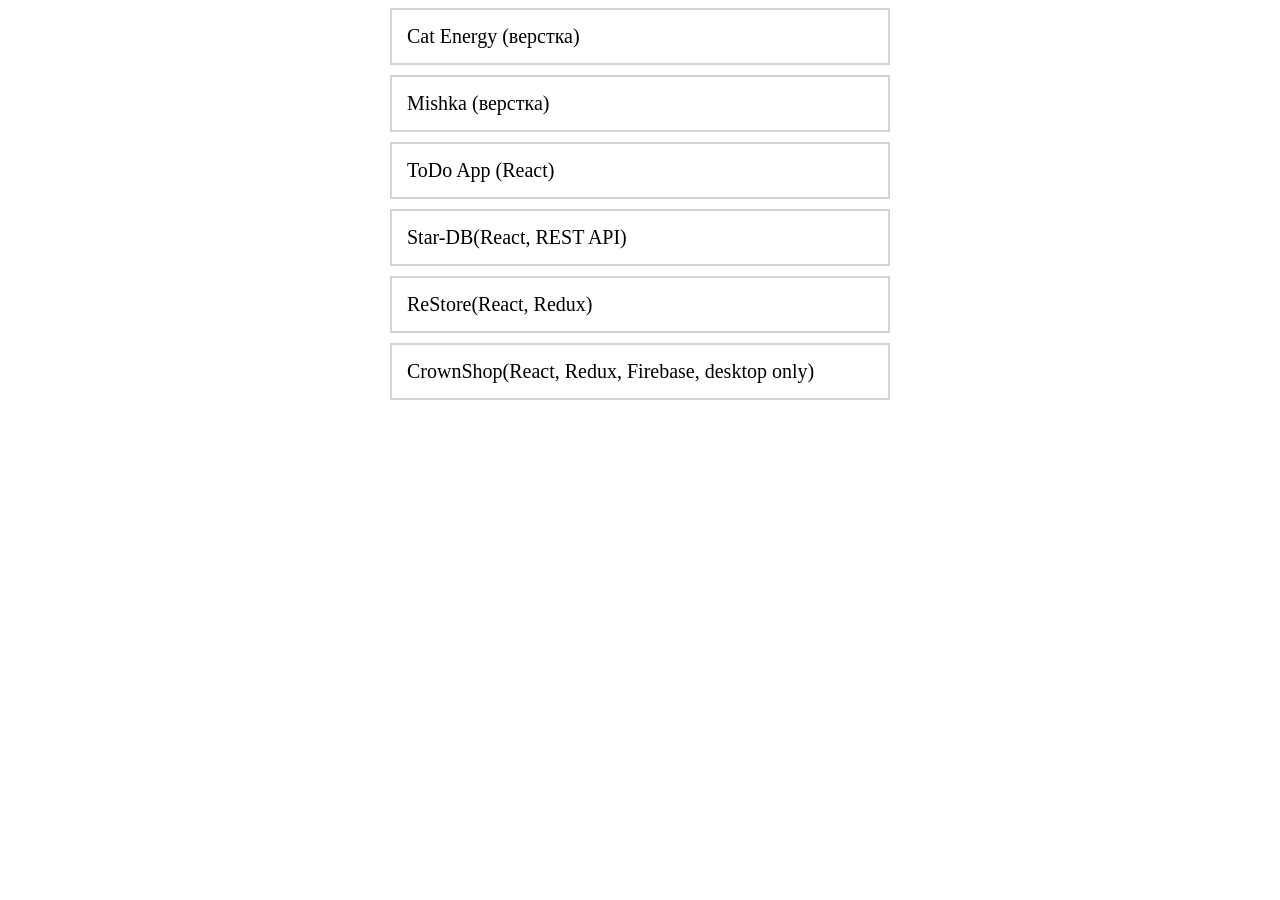
<file: index.html>
<!DOCTYPE html>
<html lang="ru">
<head>
  <meta charset="UTF-8">
  <meta name="viewport" content="width=device-width, initial-scale=1.0">
  <meta http-equiv="X-UA-Compatible" content="ie=edge">
  <link rel="stylesheet" href="style.css">
  <meta http-equiv="Permissions-Policy" content="interest-cohort=()"/>
  <title>My projects - Ruslan Mansurov</title>
</head>
<body>
  <ul>
    <li><a href="Cat-Energy/index.html">Cat Energy (верстка)</a></li>
    <li><a href="Mishka/index.html">Mishka (верстка)</a></li>
    <li><a href="ToDo(React)/index.html">ToDo App (React)</a></li>
    <li><a href="Star-DB(React, REST API)/index.html">Star-DB(React, REST API)</a></li>
    <li><a href="ReStore(React, Redux)/index.html">ReStore(React, Redux)</a></li>
    <li><a href="CrownShop/index.html">CrownShop(React, Redux, Firebase, desktop only)</a></li>
  </ul>
</body>
</html>
</file>
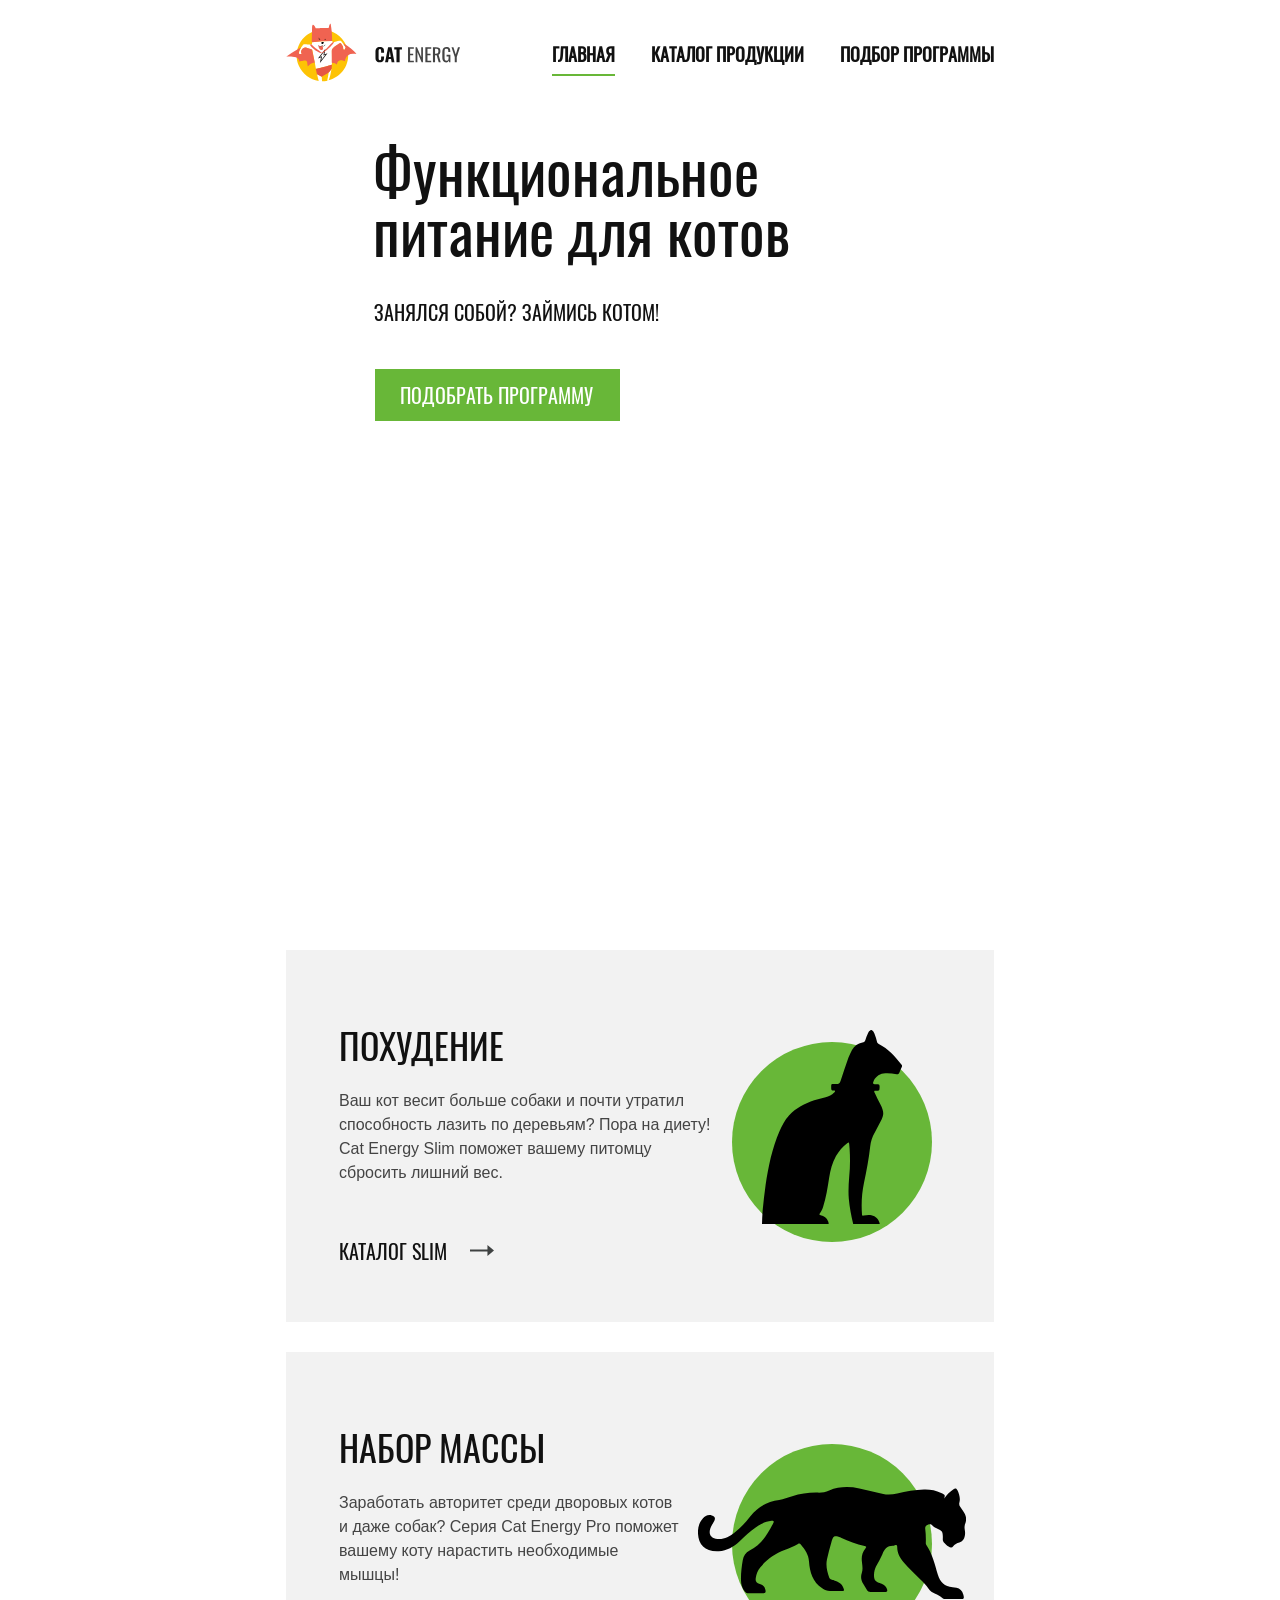
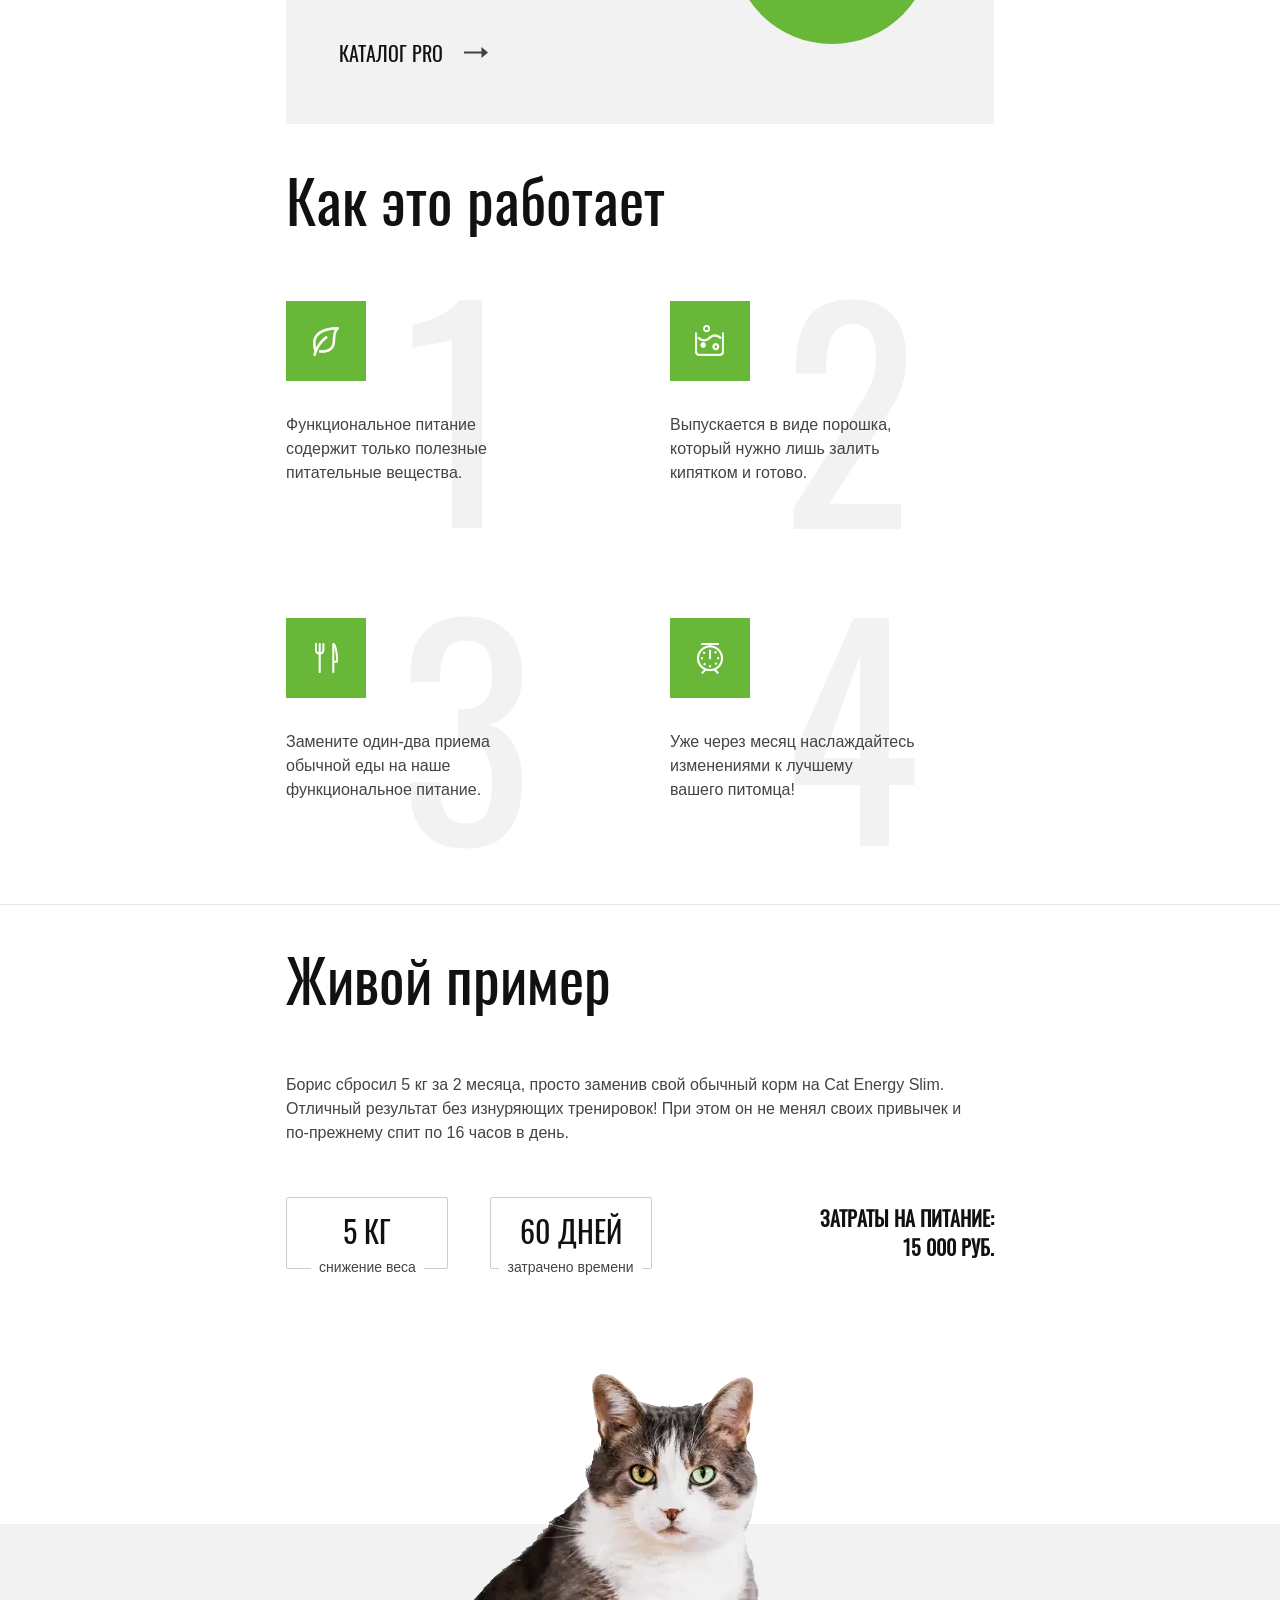
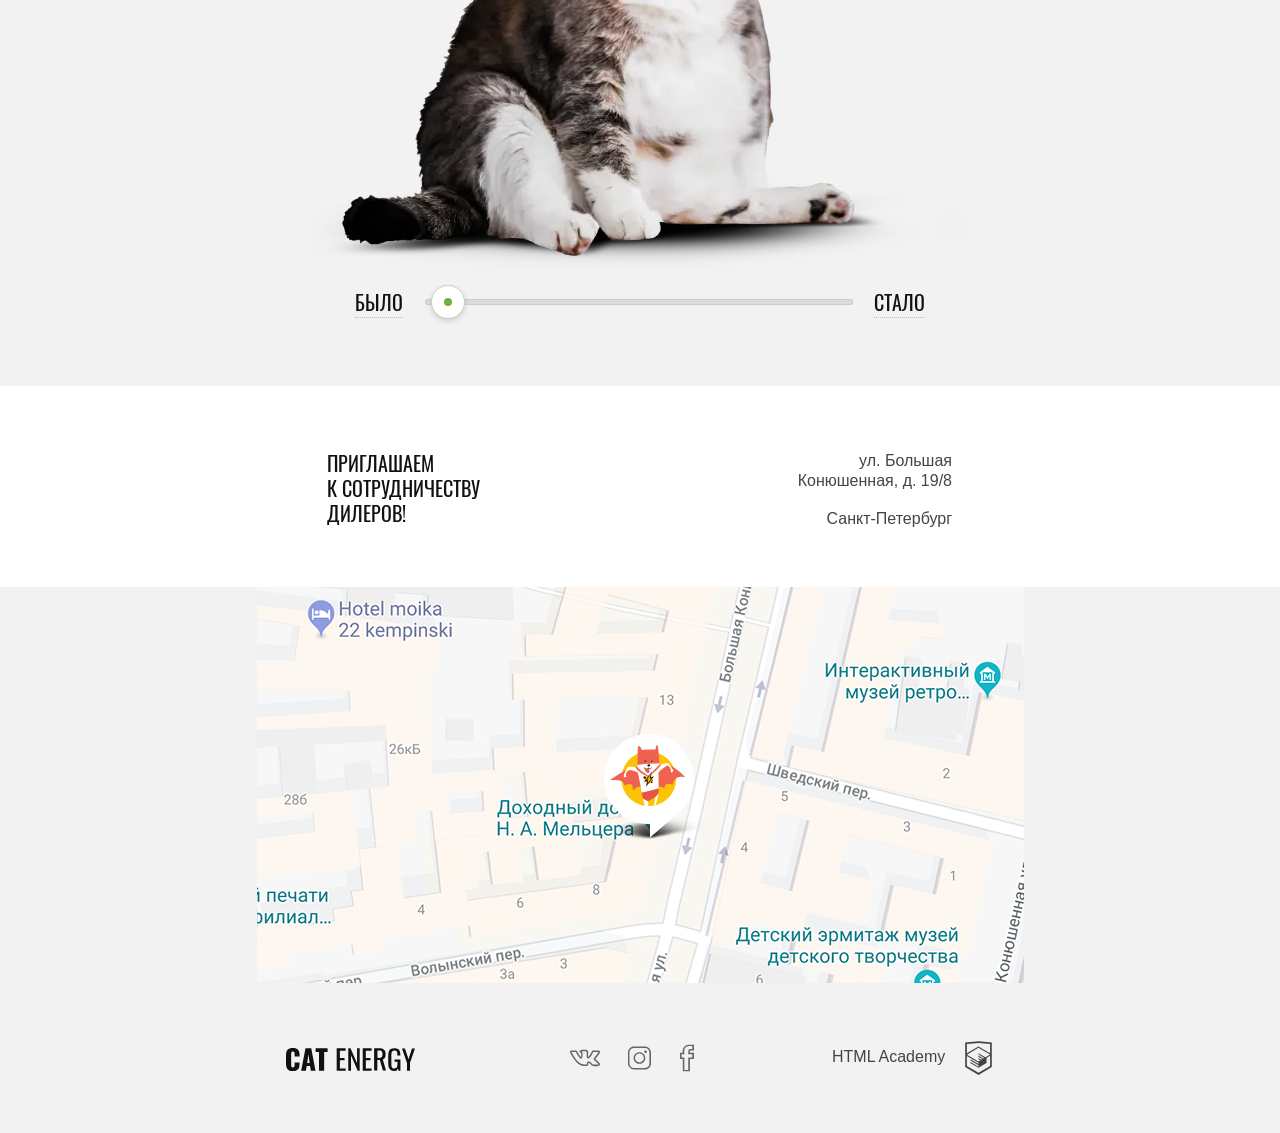
<file: Cat-Energy/index.html>
<!DOCTYPE html><html lang="ru"><head><meta charset="UTF-8"><meta name="viewport" content="width=device-width,initial-scale=1"><meta http-equiv="X-UA-Compatible" content="ie=edge"><title>HTML Academy: Кэт энерджи</title><link rel="preload" href="fonts/oswaldregular.woff2" as="font" crossorigin="anonymous"><link rel="preload" href="fonts/oswaldregular.woff" as="font" crossorigin="anonymous"><link rel="stylesheet" href="css/style.min.css"></head><body><div style="display: none"><svg xmlns="http://www.w3.org/2000/svg" xmlns:xlink="http://www.w3.org/1999/xlink"><symbol id="icon-academy" viewBox="10 10 40 40"><path d="M30.2 5H30L10.3 7.1v36.2L30 55l19.7-11.7V7.1L30.2 5zm17 36.8L30 52 12.8 41.8V27l17.1 10.2V39l-11.7-7v1.8L30 40.9v1.9l-11.8-7v1.8l11.8 7 11.9-7.1v-7.6l5.3-3.2v15.1zm-.1-17l-4.7 2.8-2.2 1.3-10.3-6.1v1.8l8.8 5.3h-.1l-.2.1-1.3.7-7.3-4.3v1.8l5.8 3.4-1.4.9-4.3-2.6v1.8l2.9 1.7-2.9 1.7-17-10.1 17-10.2 17.2 10zm.1-1.8L29.9 12.8 12.8 23V9.4L30 7.6l17.2 1.8V23z"></path></symbol><symbol id="icon-cat-pro" viewBox="0 0 134 56"><path d="M123.1 5.8c1.2-1.9 2.7-3.4 4.5-4.6 1-.7 1.6-.7 2.2.6.8 1.9 1.5 3.9.9 6-.2.8-.1 1.4.4 2.1.6.8 1.1 1.6 1.6 2.3 1.3 1.9 1.8 3.9.9 6.2-.4 1-.4 2-.2 3.1.2 1 .2 2 0 3-.3 1.6-1.1 2.7-2.7 3.2-1.3.3-2.4.9-3.2 2-.2.3-.5.5-.9.5-1.2.2-4.2-2.5-4.2-3.7v-.6c.1-3.6-.1-3.9-3.4-5.4-.7-.3-1.3-.6-1.8-1.2-.6-.8-1.4-.7-2.3-.4-.8.4-1.4.9-1.3 1.9.3 2.4.4 4.8.3 7.3 0 .3.1.6.2.8 3.1 4.5 4.3 9.8 5.8 14.9 1.2 3.9 3.4 6 7.4 6.3.6 0 1.3.2 1.9.3 1.8.3 2.9 1.5 3.4 3.2.7 2.1.3 2.6-1.8 2.6h-6.5c-.9 0-1.6-.2-2.3-.8-1-1-2.2-1.4-3.4-2-1.3-.6-2.6-1.3-3.4-2.6-1.1-1.7-2.6-3.1-4-4.5-2.8-2.9-5.8-5.7-8.4-8.7-1.9-2.2-3.2-4.6-3.2-7.6 0-.9-.2-1.3-1.2-.9-.3.2-.7.3-1 .3-2.8 0-4.2 1.7-5.2 4.2-.9 2.1-2.1 4.1-3.2 6.2-.5 1.1-1 2.6-1 4.2 0 2.4.6 3.2 2.8 4 1.4.5 2.7 1 3.4 2.4.8 1.6.6 2-1.1 2.1h-6.8c-.9 0-1.5-.3-1.9-1.1l-1.8-3c-1-1.7-1.4-3.4-.7-5.4.6-1.7.3-3.6.1-5.3-.4-2.6 0-4.9 1.7-7 .6-.7.6-1-.4-1.2-4.1-.8-8-2.3-11.8-4.1 0 0-.1 0-.1-.1-3.2-1.2-3.8-1-4.7 2.3-.8 2.8-1.6 5.6-2.2 8.5-.7 3.2.1 6.2 1.1 9.2.4 1.2 1.6 1.1 2.5 1.4 2 .6 3.7 1.4 4.5 3.5.7 1.6.6 1.8-1.1 1.8-1.7 0-3.4-.1-5.2 0-1.6.1-2.8-.5-4.2-1.4-4.8-3.2-6.2-8.1-6.6-13.4-.2-3.3-2-5.9-4.1-8.4-.4-.5-.8-.7-1.4-.3-2.1 1.3-4.5 2.1-6.7 3-4.8 1.8-9 4.6-12.2 8.8-1.2 1.5-1.9 3.2-2.2 5.1-.3 1.8.2 2.6 2 3.1 1.9.6 2.7 1.5 2.9 3.4.1.8-.2 1.2-1 1.2h-8.1c-.6 0-1-.4-1.3-.8-1.3-1.6-1.9-3.5-1.9-5.5-.1-3.5.3-6.9.9-10.3.4-2.1 1.4-3.8 3.4-4.8 5.9-2.8 9-8.1 11.8-13.6.6-1.1.1-1.3-.9-1.2-2.9.3-5.4 1.6-7.7 3.2-3 2.1-5.7 4.6-8.3 7.1-2.9 2.7-6.2 4.6-10.3 4.9C3.1 32.5-.3 28.4 0 21.8c.1-2.3.9-4.4 2.4-6.1 1.2-1.3 2.6-2 4.5-1.5 1.5.4 1.9 1.2 1.3 2.7-.3.6-.7 1.1-1 1.7-.4.6-.8 1.3-1 2-1.1 3 .4 5.1 3.5 5.4 3.3.3 6-1.1 8.5-3.1 3-2.4 5.7-5.2 8-8.3 3.7-4.8 8.5-7.3 14.4-8.1 2.3-.3 4.3-1.3 6.5-1.9 4.1-1.2 8.3-1.9 12.7-1.8 2 .1 3.9-.3 5.8-1.1 4.9-2 10-2 15.1-1 4 .8 8 1.8 11.9 2.8 2.2.5 4.7.3 7-.2 4.4-1 8.9-1.9 13.4-2 3-.1 5.9.4 8.6 1.7 2 .9 2 .9 1.5 2.8z"></path></symbol><symbol id="icon-cat-slim" viewBox="0 0 70 97"><path d="M54.8 0h-.4c-.7.4-1.1.9-1.4 1.6-.6 1.1-1 2.3-1.3 3.4-.2.8-.7 1.2-1.5 1.3-2.3.4-4 1.7-5.2 3.7-.7 1.3-1.3 2.6-1.8 3.9-1.4 3.7-2.5 7.5-3.8 11.2-.7 1.9-.8 1.9-2.7 1.9-2.3 0-2.1-.4-2.1 2.1 0 .8.2 1.2 1.1 1.2.3 0 .7-.1.8.2.1.3-.2.5-.4.7-1.2 1.3-2.7 2-4.3 2.4-1.9.5-3.8.9-5.7 1.5-4.7 1.6-9.1 3.8-12.6 7.6-2.1 2.3-3.5 5-4.7 7.8-3.8 8.7-5.6 17.8-7 27-.6 4.3-1.1 8.6-1.5 13C.2 92.7 0 94.8 0 97h33.3c.1-.5-.1-.9-.2-1.3-.7-1.8-2.1-2.7-3.8-3.1-.7-.2-.8-.4-.4-.9.7-.9 1.2-2 1.6-3.1 1.6-4.8 2.3-9.8 3.1-14.8.6-3.8 1.5-7.4 3.4-10.8 1.5-2.5 3.3-4.6 5.6-6.4.8-.6.9-.6 1 .4.1.7.1 1.4.2 2.2.3 4.7.3 9.5-.2 14.2-.3 3.7-.5 7.4-.2 11 .4 4.3 1.2 8.4 2.2 12.6h13.3c-.3-2.2-2.1-4-4.2-4.4-1.3-.2-2.5-.1-3.8.2-.6.1-.8 0-.9-.6-.4-5.3-.1-10.6 1-15.8 1.3-6 2.4-12.1 3.1-18.2.3-2.5 1-4.8 2.3-7 1.2-2.1 2.2-4.3 3.4-6.5.9-1.7 1.1-3.4.4-5.2-.3-.7-.5-1.4-.9-2.1-1-2-2-3.9-2.9-5.9-.5-1-.4-1.1.7-1.1 1.6 0 1.6 0 1.7-1.6v-.7c0-.7-.3-1.1-1-1h-1.5c-.7 0-.9-.3-.7-1 .6-2.3 2.8-4.1 5.1-4.4 2.2-.3 4.4 0 6.6.4.6.1 1 0 1.3-.6.4-1 .8-2 1.3-3 .2-.4.2-.8-.1-1.1-3.2-4.2-6.7-8-11.4-10.4-.5-.3-.8-.6-.9-1.1-.3-1.4-.7-2.8-1.3-4.2-.3-.7-.6-1.3-1.4-1.7z"></path></symbol><symbol id="icon-close" viewBox="0 0 18 18"><path d="M18 1.3L16.7 0 9 7.7 1.3 0 0 1.3 7.7 9 0 16.7 1.3 18 9 10.3l7.7 7.7 1.3-1.3L10.3 9z"></path></symbol><symbol id="icon-fb" viewBox="0 0 10 19"><path d="M7.1 19H2v-8.8H0V5.8h1.9c-.1-2 .2-3.4 1.1-4.4C3.8.5 5 .1 6.5 0H10v4.2H7.2c-.1.2-.2.8-.2 1.6h3v4.4H7.1V19zm-4-1h2.8V9.1h2.9V6.8H5.9v-.5c0-1.4 0-2.6.7-3.1l.1-.1h2.1V1H6.5c-1.2.1-2 .4-2.6 1-.8.8-1 2.3-.8 4.2l.1.6H1.1v2.3h2V18z"></path></symbol><symbol id="icon-gift" viewBox="0 0 55.5 60"><path d="M52.3 12.2h-7c.5-.7.8-1.4 1.1-2.2.6-2 .4-4.1-.6-5.9-1-1.8-2.6-3.1-4.6-3.7-2-.6-4.1-.4-5.9.6-3.6 2-6.2 6.1-7.6 9-1.4-2.9-4-7.1-7.6-9-3.8-2-8.5-.6-10.5 3.1-1.4 2.7-1.2 5.8.5 8.1h-7c-1.7 0-3.1 1.4-3.1 3.1v9.4c0 1.7 1.4 3.1 3.1 3.1H4v26.1c0 3.3 2.7 6 6 6h35.5c3.3 0 6-2.7 6-6V27.8h.8c1.7 0 3.1-1.4 3.1-3.1v-9.4c.1-1.7-1.3-3.1-3.1-3.1zM36.5 3c1.3-.7 2.7-.8 4.1-.4 1.3.4 2.4 1.3 3.1 2.6.7 1.3.8 2.7.4 4.1-.4 1.2-1.1 2.2-2.2 2.9H29.4C30.5 9.6 33 5 36.5 3zM11.7 5.2C13.2 2.6 16.4 1.6 19 3c3.5 1.9 6 6.6 7.1 9.1H13.5c-2.3-1.4-3.1-4.5-1.8-6.9zm14.8 22.6v13.7H6.4V27.8h20.1zM6.4 53.9v-10h20.2v13.7H10c-2 0-3.6-1.7-3.6-3.7zm39.1 3.7H28.9V43.9h20.2v10c0 2-1.6 3.7-3.6 3.7zm3.6-16.1H28.9V27.8h20.2v13.7zm4-16.8c0 .4-.3.7-.7.7H3.2c-.4 0-.7-.3-.7-.7v-9.4c0-.4.3-.7.7-.7h49.2c.4 0 .7.3.7.7v9.4z"></path></symbol><symbol id="icon-insta" viewBox="0 0 16.1 16"><path class="st0" d="M11.8 1C13.6 1 15 2.4 15 4.2v7.7c0 1.7-1.4 3.1-3.1 3.1H4.2C2.4 15 1 13.6 1 11.8V4.2C1 2.4 2.4 1 4.2 1h7.6m0-1H4.2C1.9 0 0 1.9 0 4.2v7.7C0 14.1 1.9 16 4.2 16h7.7c2.3 0 4.2-1.9 4.2-4.2V4.2C16 1.9 14.1 0 11.8 0z"></path><path class="st0" d="M8 4.9c1.7 0 3.1 1.4 3.1 3.1S9.7 11.1 8 11.1 4.9 9.7 4.9 8 6.3 4.9 8 4.9m0-1C5.7 3.9 3.9 5.7 3.9 8s1.8 4.1 4.1 4.1 4.1-1.8 4.1-4.1S10.3 3.9 8 3.9z"></path><circle class="st0" cx="12.3" cy="3.7" r=".9"></circle></symbol><symbol id="icon-mail" viewBox="0 0 17 13"><path d="M15.6 11.6H1.4V5.8H0V13h17V5.8h-1.4v5.8zM0 0v2.3l8.5 7.1L17 2.3V0H0zm15.6 1.6L8.5 7.5 1.4 1.6v-.2h14.2v.2z"></path></symbol><symbol id="icon-mobile-menu" viewBox="0 0 24 18"><path d="M0 16h24v2H0zm0-8h24v2H0zm0-8h24v2H0z"></path></symbol><symbol id="icon-phone" viewBox="0 0 20 20"><path d="M17.9 9.4H9.4v1.2h8.5l-2.1 2.1.9.9 3.1-3.1c.2-.2.2-.6 0-.9l-3.1-3.1-.9.9 2.1 2zm-9.8 10v-6.2c0-.3-.3-.6-.6-.6H3.1c0 .7.6 1.2 1.2 1.2h2.5v5H3.1c-1 .1-1.8-.7-1.9-1.7v-14c0-1 .8-1.8 1.7-1.8h3.9v5H4.4c-.7 0-1.2.6-1.2 1.2h4.4c.3 0 .6-.3.6-.6V.6C8.1.3 7.8 0 7.5 0H3.1C1.5-.1.1 1.2 0 2.9v13.9c-.1 1.7 1.2 3.1 2.9 3.1h4.6c.3.1.6-.2.6-.5z"></path></symbol><symbol id="icon-plus-mobile" viewBox="0 0 30 30"><path fill="#231f20" d="M30 14H16V0h-2v14H0v2h14v14h2V16h14z"></path></symbol><symbol id="icon-plus" viewBox="0 0 60 60"><path fill="#231f20" d="M60 29.5H30.5V0h-1v29.5H0v1h29.5V60h1V30.5H60z"></path></symbol><symbol id="icon-right-arrow-long" viewBox="0 0 24.2 11"><path fill="#3f4242" d="M17.6 0l6.6 5.5-6.6 5.5V6.6H0V4.4h17.6z"></path></symbol><symbol id="icon-right-arrow-verylong" viewBox="0 0 32 11"><path fill="#3f4242" d="M25.4 0L32 5.5 25.4 11V6.6H0V4.4h25.4z"></path></symbol><symbol id="icon-tick" viewBox="0 0 21.1 15.5"><path d="M20.1 0L7.7 13.3 1 6.1 0 7.2l7.6 8.2.1.1L21 1.2l.1-.1z"></path></symbol><symbol id="icon-vk" viewBox="0 0 22 12"><path d="M17.6 12c-.3 0-.9-.1-1.5-.5-.5-.3-.9-.7-1.3-1.2-.3-.3-.9-.9-1.1-.9-.2.1-.4.7-.3 1.2 0 .1 0 .6-.3.9-.3.3-.8.4-.9.4h-1.4c-.7 0-3.2-.2-5.4-2.3C2.5 7.1.2 2.2.1 2 0 1.6-.1 1.2.2.9s.8-.4 1-.4h3.1c.1 0 .4.1.7.3.3.2.4.5.5.6.7 1.5 1.5 2.8 2.6 4 .1-.4.2-1.4.1-2.3 0-.4-.1-.8-.2-1-.1-.1-.3-.2-.5-.2l-.6-.5c0-.5.5-.9.9-1.1.5-.2 1.3-.3 2.3-.3h.5c.9 0 1.2.1 1.6.1 1.2.3 1.2 1.3 1.1 2.5v1.6c0 .3 0 .8.1 1 .2-.1.6-.5 1.5-1.9.6-.9 1-1.9 1.1-2.1.1-.3.4-.7 1.2-.7h3.4c.7 0 1.2.2 1.3.7.2.5.1 1.3-1.7 3.5-.3.3-.5.6-.7.9-.5.4-.9 1-.9 1.1s.5.5.9.9c1.1.9 1.9 1.7 2.2 2.3.4.6.3 1 .2 1.3-.3.7-1.2.7-1.4.8h-2.9zm-3.9-3.7c.7 0 1.2.6 1.8 1.2.4.4.7.8 1.1 1 .5.3 1 .3 1 .3h2.9c.1 0 .3-.1.4-.1 0 0 0-.1-.1-.1-.3-.5-1-1.3-2-2.1-.9-.7-1.3-1.1-1.4-1.7 0-.6.4-1.1 1.2-2.1.2-.2.4-.5.7-.8 1.1-1.4 1.4-2 1.5-2.3h-3.9c0 .4-.5 1.5-1.1 2.4-1.4 2.1-2 2.4-2.5 2.4-.1 0-.3 0-.4-.1-.7-.4-.7-1.4-.7-2.1V2.6c.1-1.3 0-1.3-.3-1.4-.3-.1-.5-.1-1.4-.1H10c-.5 0-1 0-1.4.1l.2.2c.4.5.4 1.5.4 1.7.1 1.3 0 2.9-.7 3.3-.1 0-.2.1-.4.1-.6 0-1.3-.7-2.5-2.5C5 2.9 4.5 1.8 4.5 1.8s0-.1-.1-.1-.2-.1-.2-.1h-3c.4.9 2.5 5 4.8 7.2 2 1.9 4.3 2 4.7 2h1.4s.2 0 .2-.1v-.1c0-.2 0-2 1.2-2.3h.2z"></path></symbol></svg></div><header class="page-header"><div class="wrapper"><a class="page-header__logo"><picture><source media="(min-width: 1300px)" srcset="img/logo-desktop.svg"><source media="(min-width: 738px)" srcset="img/logo-tablet.svg"><img class="page-header__logo-image" src="img/logo-mobile.svg" width="193" height="40" alt="Логотип Cat Energy"></picture></a></div><button class="page-header__menu-toggle" onclick="showMenu()" type="button"><span class="visually-hidden">Открыть меню</span></button><nav class="main-nav"><ul class="main-nav__list site-list site-list-index"><li class="site-list__item"><a class="site-list__link site-list__link--active">Главная</a></li><li class="site-list__item"><a class="site-list__link" href="catalog.html">Каталог продукции</a></li><li class="site-list__item"><a class="site-list__link" href="form.html">Подбор программы</a></li></ul></nav></header><main class="page-main"><h1 class="visually-hidden">Cat Energy - функциональное питание для котов</h1><section class="promo"><div class="promo__wrapper"><h2 class="promo__title section-title">Функциональное питание для котов</h2><b class="promo__slogan">Занялся собой? Займись котом!</b></div><div class="wrapper"><picture><source type="image/webp" media="(min-width: 1300px)" srcset="img/index-can-desktop@1x.webp, img/index-can-desktop@2x.webp 2x"><source type="image/webp" media="(min-width: 738px)" srcset="img/index-can-tablet@1x.webp, img/index-can-tablet@2x.webp 2x"><source type="image/webp" srcset="img/index-can-mobile@1x.webp, img/index-can-mobile@2x.webp 2x"><source media="(min-width: 1300px)" srcset="img/index-can-desktop@1x.png, img/index-can-desktop@2x.png 2x"><source media="(min-width: 738px)" srcset="img/index-can-tablet@1x.jpg, img/index-can-tablet@2x.jpg 2x"><img class="promo__image" src="img/index-can-mobile@1x.png" srcset="img/index-can-mobile@2x.png 2x" width="280" height="271" alt="Фото банки кошачьего корма"></picture><a class="promo__to-form btn" href="form.html">Подобрать программу</a></div></section><section class="fit-programms"><div class="wrapper"><h2 class="visually-hidden">Каталог продукции</h2><ul class="fit-programms__list"><li class="fit-programms__item fit-programm-card"><h3 class="fit-programm-card__title fit-programm-card__title--slim">Похудение</h3><p class="fit-programm-card__description">Ваш кот весит больше собаки и почти утратил способность лазить по деревьям? Пора на диету! Cat Energy Slim поможет вашему питомцу сбросить лишний вес.</p><a class="fit-programm-card__catalog-link" href="catalog.html">Каталог Slim</a></li><li class="fit-programms__item fit-programm-card"><h3 class="fit-programm-card__title fit-programm-card__title--pro">Набор массы</h3><p class="fit-programm-card__description">Заработать авторитет среди дворовых котов <span>и даже собак? Серия Cat Energy Pro поможет вашему коту нарастить необходимые </span>мышцы!</p><a class="fit-programm-card__catalog-link fit-programm-card__catalog-link--pro" href="catalog.html">Каталог Pro</a></li></ul></div></section><section class="features"><div class="wrapper"><h2 class="features__title section-title">Как это работает</h2><ul class="features__list"><li class="features__item features__item--health"><p class="features__description">Функциональное питание содержит только полезные питательные вещества.</p></li><li class="features__item features__item--boiler"><p class="features__description">Выпускается в виде порошка, который нужно лишь залить кипятком и готово.</p></li><li class="features__item features__item--food"><p class="features__description">Замените один-два приема обычной еды на наше функциональное питание.</p></li><li class="features__item features__item--clock"><p class="features__description">Уже через месяц наслаждайтесь изменениями к лучшему <span>вашего питомца!</span></p></li></ul></div></section><section class="example"><div class="wrapper"><h2 class="example__title section-title">Живой пример</h2></div><div class="example__wrapper"><div class="example__half-width wrapper"><p class="example__description">Борис сбросил 5 кг за 2 месяца, просто заменив свой обычный корм на Cat Energy Slim. Отличный результат без изнуряющих тренировок! При этом он не менял своих привычек и по-прежнему спит по 16 часов в день.</p><div class="example__data-wrapper"><dl class="example__list"><dt>Снижение веса</dt><dd>5 кг</dd><dt>Затрачено времени</dt><dd>60 дней</dd></dl><strong class="example__cost">Затраты на питание: <span>15 000 руб.</span></strong></div></div><div class="example__half-width"><div class="example__slider example__slider--before slider"><div class="slider__container"><picture><source type="image/webp" media="(min-width: 1300px)" srcset="img/before-desktop@1x.webp, img/before-desktop@2x.webp 2x"><source type="image/webp" media="(min-width: 738px)" srcset="img/before-tablet@1x.webp, img/before-tablet@2x.webp 2x"><source type="image/webp" srcset="img/before-mobile@1x.webp, img/before-mobile@2x.webp 2x"><source media="(min-width: 1300px)" srcset="img/before-desktop@1x.png, img/before-desktop@2x.png 2x"><source media="(min-width: 738px)" srcset="img/before-tablet@1x.png, img/before-tablet@2x.png 2x"><img class="slider__image slider__image--before" src="img/before-mobile@1x.png" srcset="img/before-mobile@2x.png 2x" width="320" height="240" alt="Фото кота 'Было'"></picture><picture><source type="image/webp" media="(min-width: 1300px)" srcset="img/after-desktop@1x.webp, img/after-desktop@2x.webp 2x"><source type="image/webp" media="(min-width: 738px)" srcset="img/after-tablet@1x.webp, img/after-tablet@2x.webp 2x"><source type="image/webp" srcset="img/after-mobile@1x.webp, img/after-mobile@2x.webp 2x"><source media="(min-width: 1300px)" srcset="img/after-desktop@1x.png, img/after-desktop@2x.png 2x"><source media="(min-width: 738px)" srcset="img/after-tablet@1x.png, img/after-tablet@2x.png 2x"><img class="slider__image slider__image--after" src="img/after-mobile@1x.png" srcset="img/after-mobile@2x.png 2x" width="280" height="240" alt="Фото кота 'Стало'"></picture></div><div class="slider__control-bar"><button class="slider__control" onclick="showSlide(this.value, '--before')" value="100%" type="button">Было</button><div class="slider__progress-bar"><div class="slider__progress slider__progress--before"></div></div><button class="slider__control" onclick="showSlide(this.value, '--after')" value="100%" type="button">Стало</button></div></div></div></div></section></main><footer class="page-footer"><div class="wrapper"><div class="page-footer__top page-footer__top-wrapper"><b class="page-footer__promo">Приглашаем<br>к сотрудничеству дилеров!</b><address class="page-footer__address">ул. Большая Конюшенная, д. 19/8 <span>Санкт-Петербург</span></address></div></div><div class="page-footer__map"><div class="page-footer__google-map" id="map"></div><div class="page-footer__static-map"></div></div><div class="page-footer__bottom"><div class="page-footer__bottom-wrapper wrapper"><a class="page-footer__logo-link"><img class="page-footer__logo-image" src="img/logo-footer.svg" alt="Логотип Cat Energy" width="130" height="25"></a><div class="page-footer__social social"><ul class="social__list"><li class="social__item"><a class="social__link" href="#"><svg class="social__icon social__icon--vkontakte" width="22" height="19"><use xlink:href="img/sprite.svg#icon-vk"></use></svg> Vkontakte</a></li><li class="social__item"><a class="social__link" href="#"><svg class="social__icon social__icon--instagram" width="16.1" height="19"><use xlink:href="img/sprite.svg#icon-insta"></use></svg> Instagram</a></li><li class="social__item"><a class="social__link" href="#"><svg class="social__icon social__icon--facebook" width="10" height="19"><use xlink:href="img/sprite.svg#icon-fb"></use></svg> Facebook</a></li></ul></div><div class="page-footer__copyright copyright"><a class="copyright__link" href="https://htmlacademy.ru/intensive/adaptive">HTML Academy <svg class="copyright__icon" width="27" height="34"><use xlink:href="img/sprite.svg#icon-academy"></use></svg></a></div></div></div></footer><script src="js/app.js"></script><script src="js/slider.js"></script><script src="https://api-maps.yandex.ru/2.1/?apikey=c6715957-8d15-4351-a71c-9a0cc9134d78&lang=ru_RU" type="text/javascript"></script><script src="js/map.js"></script><script async="" src="js/picturefill.min.js"></script><script src="js/svg4everybody.js"></script><script>svg4everybody();</script></body></html>
</file>
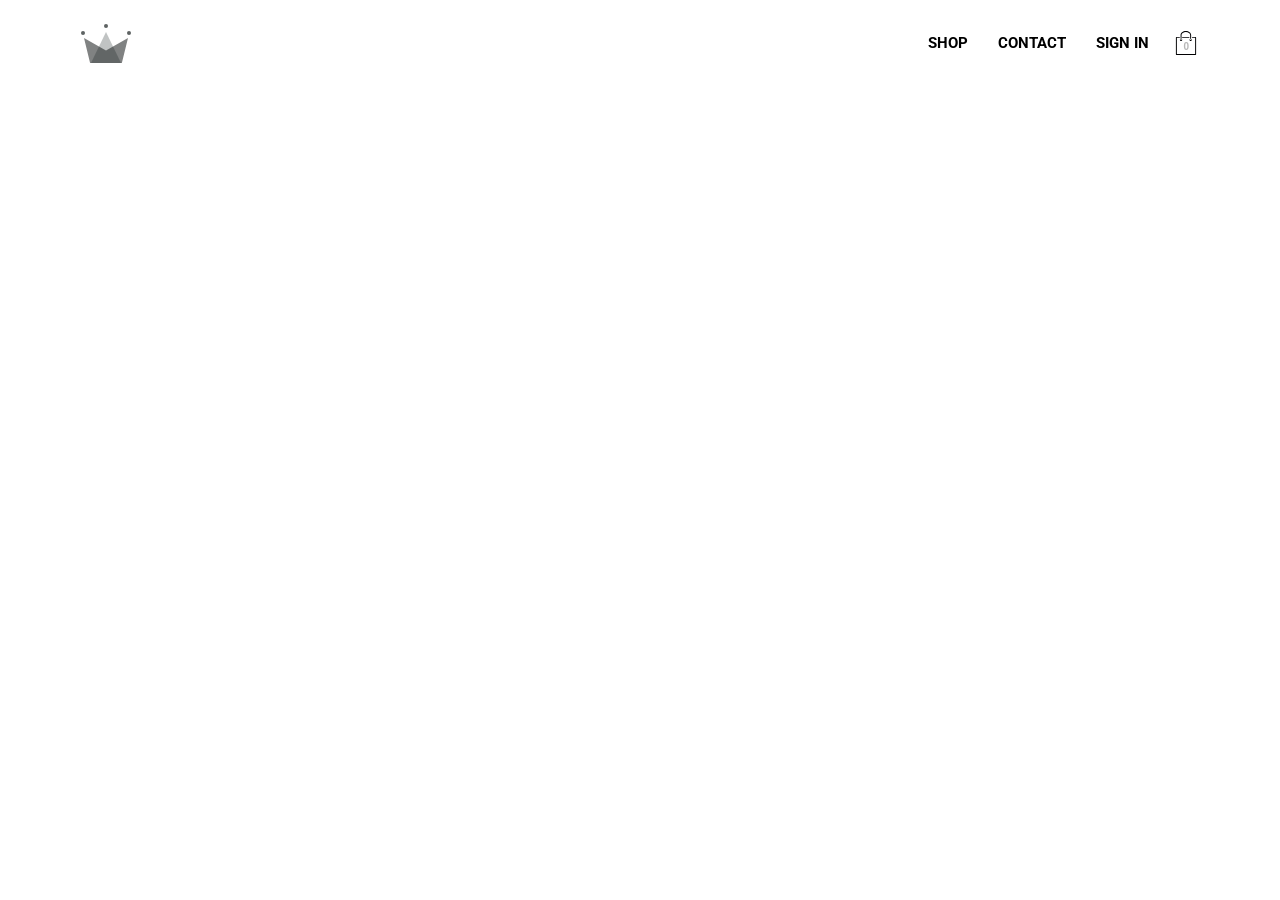
<file: CrownShop/index.html>
<!doctype html><html lang="en"><head><meta charset="utf-8"/><meta name="viewport" content="width=device-width,initial-scale=1"/><meta name="theme-color" content="#000000"/><link rel="preconnect" href="https://fonts.googleapis.com"><link rel="preconnect" href="https://fonts.gstatic.com" crossorigin><link href="https://fonts.googleapis.com/css2?family=Roboto:wght@400;700&display=swap" rel="stylesheet"><link rel="apple-touch-icon" sizes="180x180" href="favicon/apple-touch-icon.png"><link rel="icon" type="image/png" sizes="32x32" href="favicon/favicon-32x32.png"><link rel="icon" type="image/png" sizes="16x16" href="favicon/favicon-16x16.png"><title>Crown Shop</title><script defer="defer" src="./static/js/main.26761049.js"></script><link href="./static/css/main.403a803f.css" rel="stylesheet"></head><body><noscript>You need to enable JavaScript to run this app.</noscript><div id="root"></div></body></html>
</file>
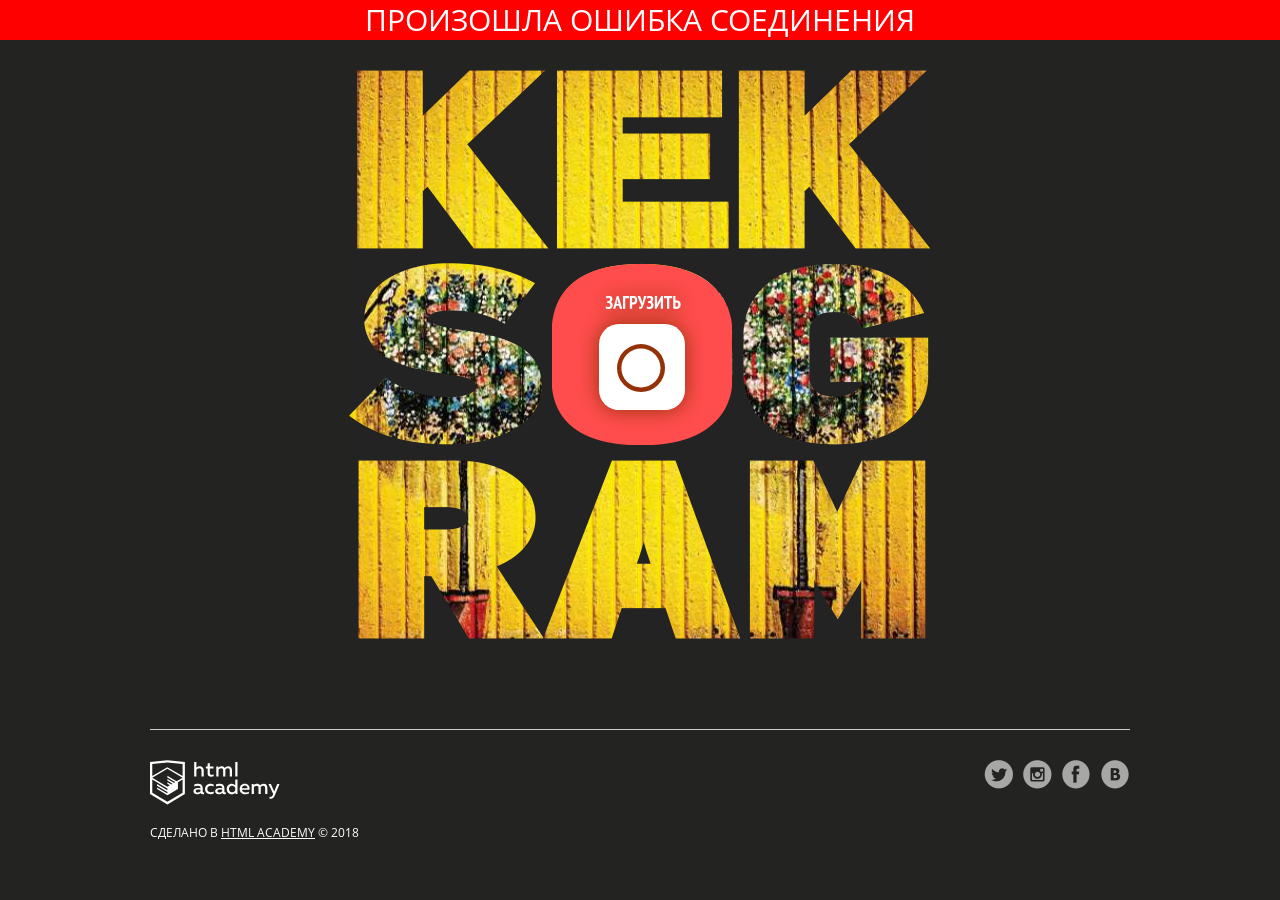
<file: Keksagram/index.html>
<!DOCTYPE html>
<html lang="ru">
<head>
  <meta charset="utf-8">
  <meta name="viewport" content="width=device-width,initial-scale=1">
  <link rel="stylesheet" href="css/normalize.css">
  <link rel="stylesheet" href="css/style.css">
  <link rel="shortcut icon" href="favicon.ico" type="image/x-icon">
  <title>Кекстаграм</title>
</head>

<body>
  <main>

    <!-- Фильтрация изображений от других пользователей -->
    <section class="img-filters  img-filters--inactive  container">
      <h2 class="img-filters__title  visually-hidden">Фильтр фотографий</h2>
      <form class="img-filters__form" action="index.html" method="get" autocomplete="off">
        <button type=button class="img-filters__button  img-filters__button--active" id="filter-default">По умолчанию</button>
        <button type=button class="img-filters__button" id="filter-random">Случайные</button>
        <button type=button class="img-filters__button" id="filter-discussed">Обсуждаемые</button>
      </form>
    </section>

    <!-- Контейнер для изображений от других пользователей -->
    <section class="pictures  container">
      <h2 class="pictures__title  visually-hidden">Фотографии других пользователей</h2>

      <!-- Поле для загрузки нового изображения на сайт -->
      <section class="img-upload">
        <div class="img-upload__wrapper">
          <h2 class="img-upload__title  visually-hidden">Загрузка фотографии</h2>
          <form class="img-upload__form" id="upload-select-image" method="post" enctype="multipart/form-data" autocomplete="off">

            <!-- Изначальное состояние поля для загрузки изображения -->
            <fieldset class="img-upload__start">
              <input type="file" id="upload-file" class="img-upload__input  visually-hidden" name="filename" required>
              <label for="upload-file" class="img-upload__label  img-upload__control">Загрузить</label>
            </fieldset>

            <!-- Форма редактирования изображения -->
            <div class="img-upload__overlay  hidden">
              <div class="img-upload__wrapper">
                <div class="img-upload__preview-container">

                  <!-- Изменение размера изображения -->
                  <fieldset class="img-upload__scale  scale">
                    <button type="button" class="scale__control  scale__control--smaller">Уменьшить</button>
                    <input type="text" class="scale__control  scale__control--value" value="55%" title="Image Scale" name="scale" readonly>
                    <button type="button" class="scale__control  scale__control--bigger">Увеличить</button>
                  </fieldset>

                  <!-- Предварительный просмотр изображения -->
                  <div class="img-upload__preview">
                    <img src="img/upload-default-image.jpg" alt="Предварительный просмотр фотографии">
                  </div>

                  <!-- Изменение глубины эффекта, накладываемого на изображение -->
                  <fieldset class="img-upload__effect-level  effect-level">
                    <input class="effect-level__value" type="number" name="effect-level" min="0" max="100" value="20">
                    <div class="effect-level__line">
                      <div class="effect-level__pin" tabindex="0">Кнопка изменения глубины эффекта фотографии</div>
                      <div class="effect-level__depth">Глубина эффекта фотографии</div>
                    </div>
                  </fieldset>

                  <!-- Кнопка для закрытия формы редактирования изображения -->
                  <button type="reset" class="img-upload__cancel  cancel" id="upload-cancel" tabindex="0">Закрыть</button>
                </div>

                <!-- Наложение эффекта на изображение -->
                <fieldset class="img-upload__effects  effects">
                  <ul class="effects__list">
                    <li class="effects__item">
                      <input type="radio" class="effects__radio  visually-hidden" name="effect" id="effect-none" value="none" checked>
                      <label for="effect-none" class="effects__label">
                        <span class="effects__preview  effects__preview--none">Превью фото без эффекта</span>
                        Оригинал
                      </label>
                    </li>
                    <li class="effects__item">
                      <input type="radio" class="effects__radio  visually-hidden" name="effect" id="effect-chrome" value="chrome">
                      <label for="effect-chrome" class="effects__label">
                        <span class="effects__preview  effects__preview--chrome">Превью эффекта Хром</span>
                        Хром
                      </label>
                    </li>
                    <li class="effects__item">
                      <input type="radio" class="effects__radio  visually-hidden" name="effect" id="effect-sepia" value="sepia">
                      <label for="effect-sepia" class="effects__label">
                        <span class="effects__preview  effects__preview--sepia">Превью эффекта Сепия</span>
                        Сепия
                      </label>
                    </li>
                    <li class="effects__item">
                      <input type="radio" class="effects__radio  visually-hidden" name="effect" id="effect-marvin" value="marvin">
                      <label for="effect-marvin" class="effects__label">
                        <span class="effects__preview  effects__preview--marvin">Превью эффекта Марвин</span>
                        Марвин
                      </label>
                    </li>
                    <li class="effects__item">
                      <input type="radio" class="effects__radio  visually-hidden" name="effect" id="effect-phobos" value="phobos">
                      <label for="effect-phobos" class="effects__label">
                        <span class="effects__preview  effects__preview--phobos">Превью эффекта Фобос</span>
                        Фобос
                      </label>
                    </li>
                    <li class="effects__item">
                      <input type="radio" class="effects__radio  visually-hidden" name="effect" id="effect-heat" value="heat">
                      <label for="effect-heat" class="effects__label">
                        <span class="effects__preview  effects__preview--heat">Превью эффекта Зной</span>
                        Зной
                      </label>
                    </li>
                  </ul>
                </fieldset>

                <!-- Добавление хэш-тегов и комментария к изображению -->
                <fieldset class="img-upload__text text">
                  <input type="text" class="text__hashtags" name="hashtags" placeholder="#хэш-тег" minlength="2" maxlength="140">
                  <textarea class="text__description" name="description" placeholder="Ваш комментарий..." minlength="2" maxlength="140"></textarea>
                </fieldset>

                <!-- Кнопка для отправки данных на сервер -->
                <button type="submit" class="img-upload__submit" id="upload-submit">Опубликовать</button>
              </div>
            </div>
          </form>
        </div>
      </section>

      <!-- Здесь будут изображения других пользователей -->

    </section>

    <!-- Полноэкранный показ изображения -->
    <section class="big-picture  overlay  hidden">
      <h2 class="big-picture__title  visually-hidden">Просмотр фотографии</h2>
      <div class="big-picture__preview">

        <!-- Просмотр изображения -->
        <div class="big-picture__img">
          <img src="img/logo-background-3.jpg" alt="Девушка в купальнике" width="600" height="600">
        </div>

        <!-- Информация об изображении. Подпись, комментарии, количество лайков -->
        <div class="big-picture__social  social">
          <div class="social__header">
            <img class="social__picture" src="img/avatar-1.svg" alt="Аватар автора фотографии" width="35" height="35">
            <p class="social__caption">Тестим новую камеру! =)</p>
            <p class="social__likes">Нравится <span class="likes-count">356</span></p>
          </div>

          <!-- Комментарии к изображению -->
          <div class="social__comment-count">2 из <span class="comments-count">125</span> комментариев</div>
          <ul class="social__comments">
            <li class="social__comment">
              <img class="social__picture" src="img/avatar-4.svg" alt="Аватар комментатора фотографии" width="35" height="35">
              <p class="social__text">Мега фото! Просто обалдеть. Как вам так удалось?</p>
            </li>
            <li class="social__comment">
              <img class="social__picture" src="img/avatar-3.svg" alt="Аватар комментатора фотографии" width="35" height="35">
               <p class="social__text">Да это фоташоп!!!!!!!!</p>
            </li>
          </ul>

          <!-- Кнопка для загрузки новой порции комментариев -->
          <button type="button" class="social__comments-loader  comments-loader">Загрузить еще</button>

          <!-- Форма для отправки комментария -->
          <div class="social__footer">
            <img class="social__picture" src="img/avatar-6.svg" alt="Аватар комментатора фотографии" width="35" height="35">
            <input type="text" class="social__footer-text" placeholder="Ваш комментарий..." maxlength="140">
            <button type="button" class="social__footer-btn" name="button">Отправить</button>
          </div>
        </div>

        <!-- Кнопка для выхода из полноэкранного просмотра изображения -->
        <button type="reset" class="big-picture__cancel  cancel" id="picture-cancel">Закрыть</button>
      </div>
    </section>
  </main>

  <footer class="page-footer  container">
    <div class="page-footer__wrapper">
      <div class="page-footer__copyright  copyright">
        <a class="copyright__link  copyright__link--image" href="https://htmlacademy.ru/intensive/javascript"><img src="img/htmla-logo.svg" width="130" height="45" alt="HTML Academy"></a>
        <p>Сделано в <a class="copyright__link  copyright__link--text" href="https://htmlacademy.ru/intensive/javascript">HTML Academy</a> &copy; 2018</p>
      </div>
      <ul class="page-footer__contacts  contacts">
        <li><a href="https://twitter.com/htmlacademy_ru" class="contacts__link  contacts__link--twitter">Twitter</a></li>
        <li><a href="https://www.instagram.com/htmlacademy/" class="contacts__link  contacts__link--instagram">Instagtam</a></li>
        <li><a href="https://www.facebook.com/htmlacademy" class="contacts__link  contacts__link--facebook">Facebook</a></li>
        <li><a href="https://vk.com/htmlacademy" class="contacts__link  contacts__link--vk">VK</a></li>
      </ul>
    </div>
  </footer>

  <!-- Шаблон изображения случайного пользователя -->
  <template id="picture">
    <a href="#" class="picture">
      <img class="picture__img" src="" width="182" height="182" alt="Случайная фотография">
      <p class="picture__info">
        <span class="picture__comments"></span>
        <span class="picture__likes"></span>
      </p>
    </a>
  </template>

  <!-- Сообщение с ошибкой загрузки изображения -->
  <template id="error">
    <section class="error">
      <div class="error__inner">
        <h2 class="error__title">Ошибка загрузки файла</h2>
        <button type="button" class="error__button">Загрузить другой файл</button>
      </div>
    </section>
  </template>

  <!-- Сообщение об успешной загрузке изображения -->
  <template id="success">
    <section class="success">
      <div class="success__inner">
        <h2 class="success__title">Изображение успешно загружено</h2>
        <button type="button" class="success__button">Круто!</button>
      </div>
    </section>
  </template>

  <!-- Экран загрузки изображения -->
  <template id="messages">
    <div class="img-upload__message  img-upload__message--loading">Загружаем...</div>
  </template>

  <script src="js/backend.js"></script>
  <script src="js/show-filters.js"></script>
  <script src="js/main.js"></script>
  <script src="js/picture.js"></script>
  <script src="js/form.js"></script>
  <script src="js/photo-preview.js"></script>
</body>
</html>
</file>
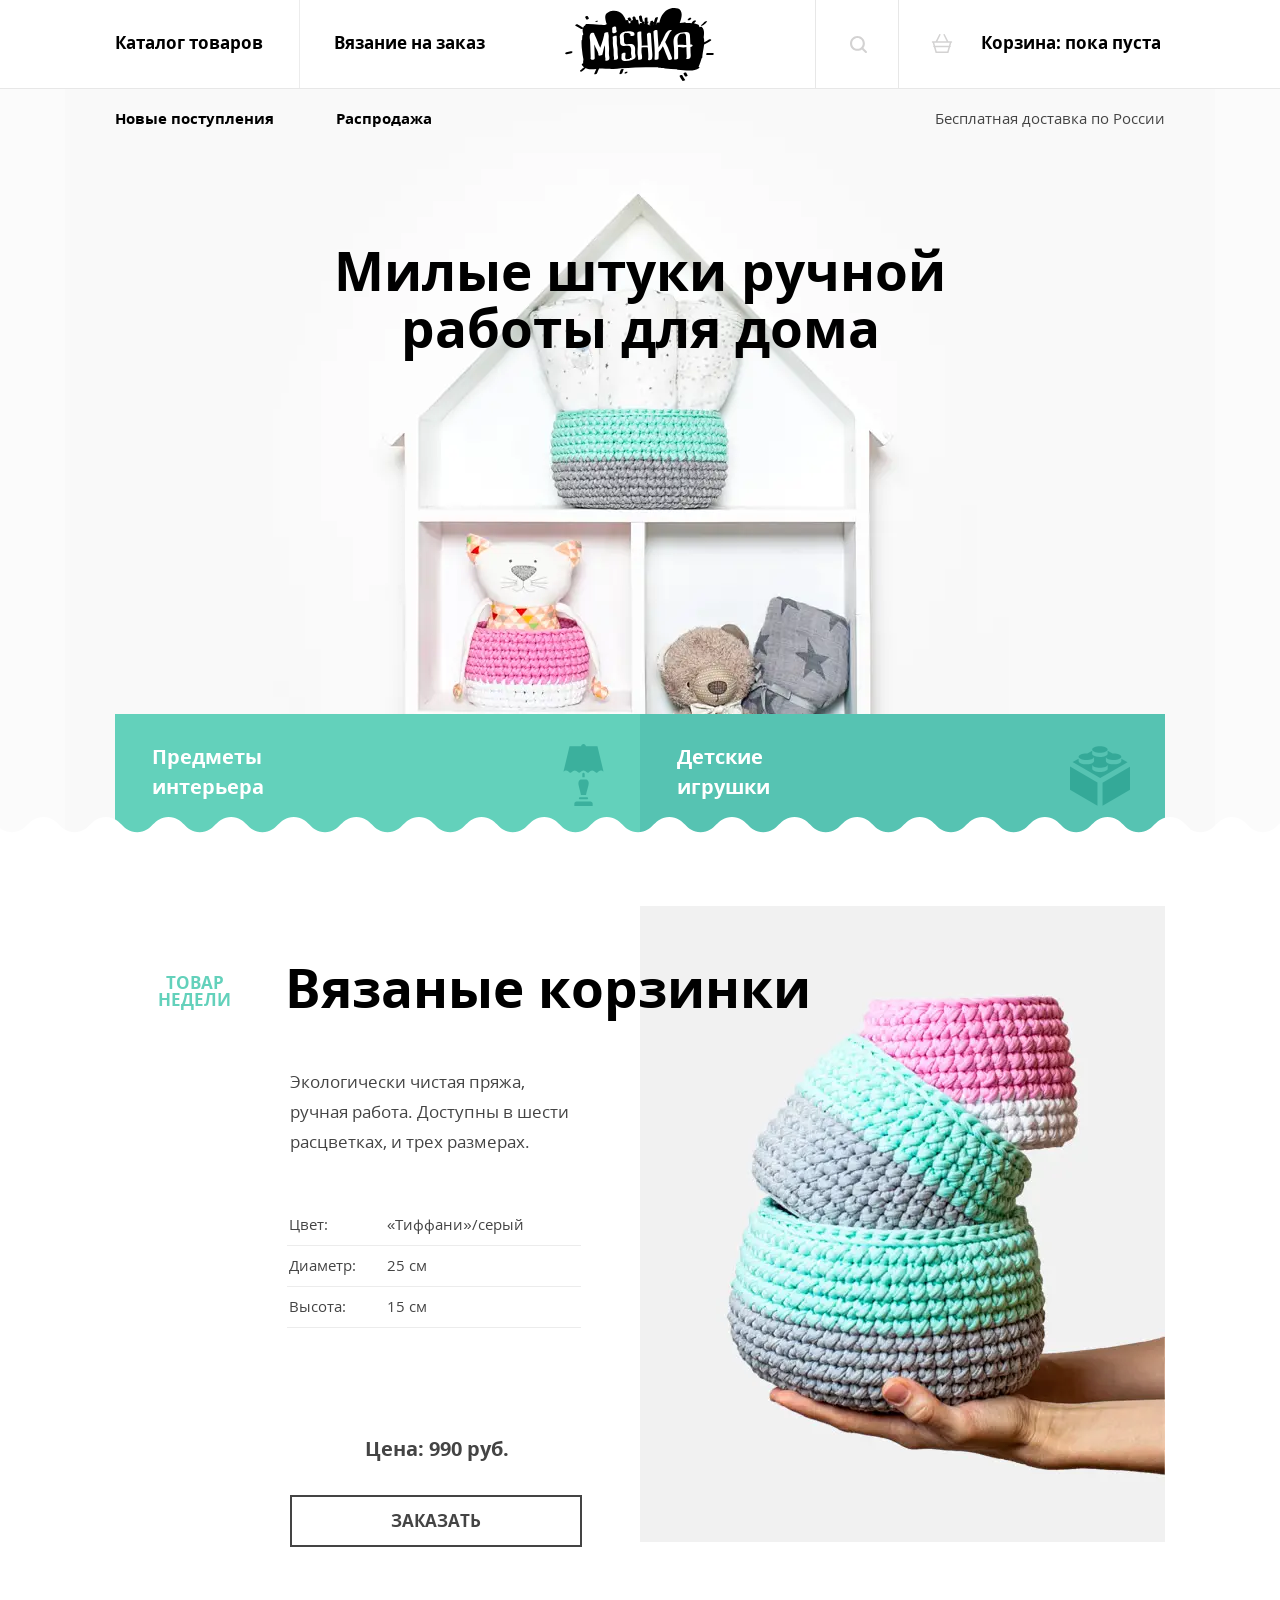
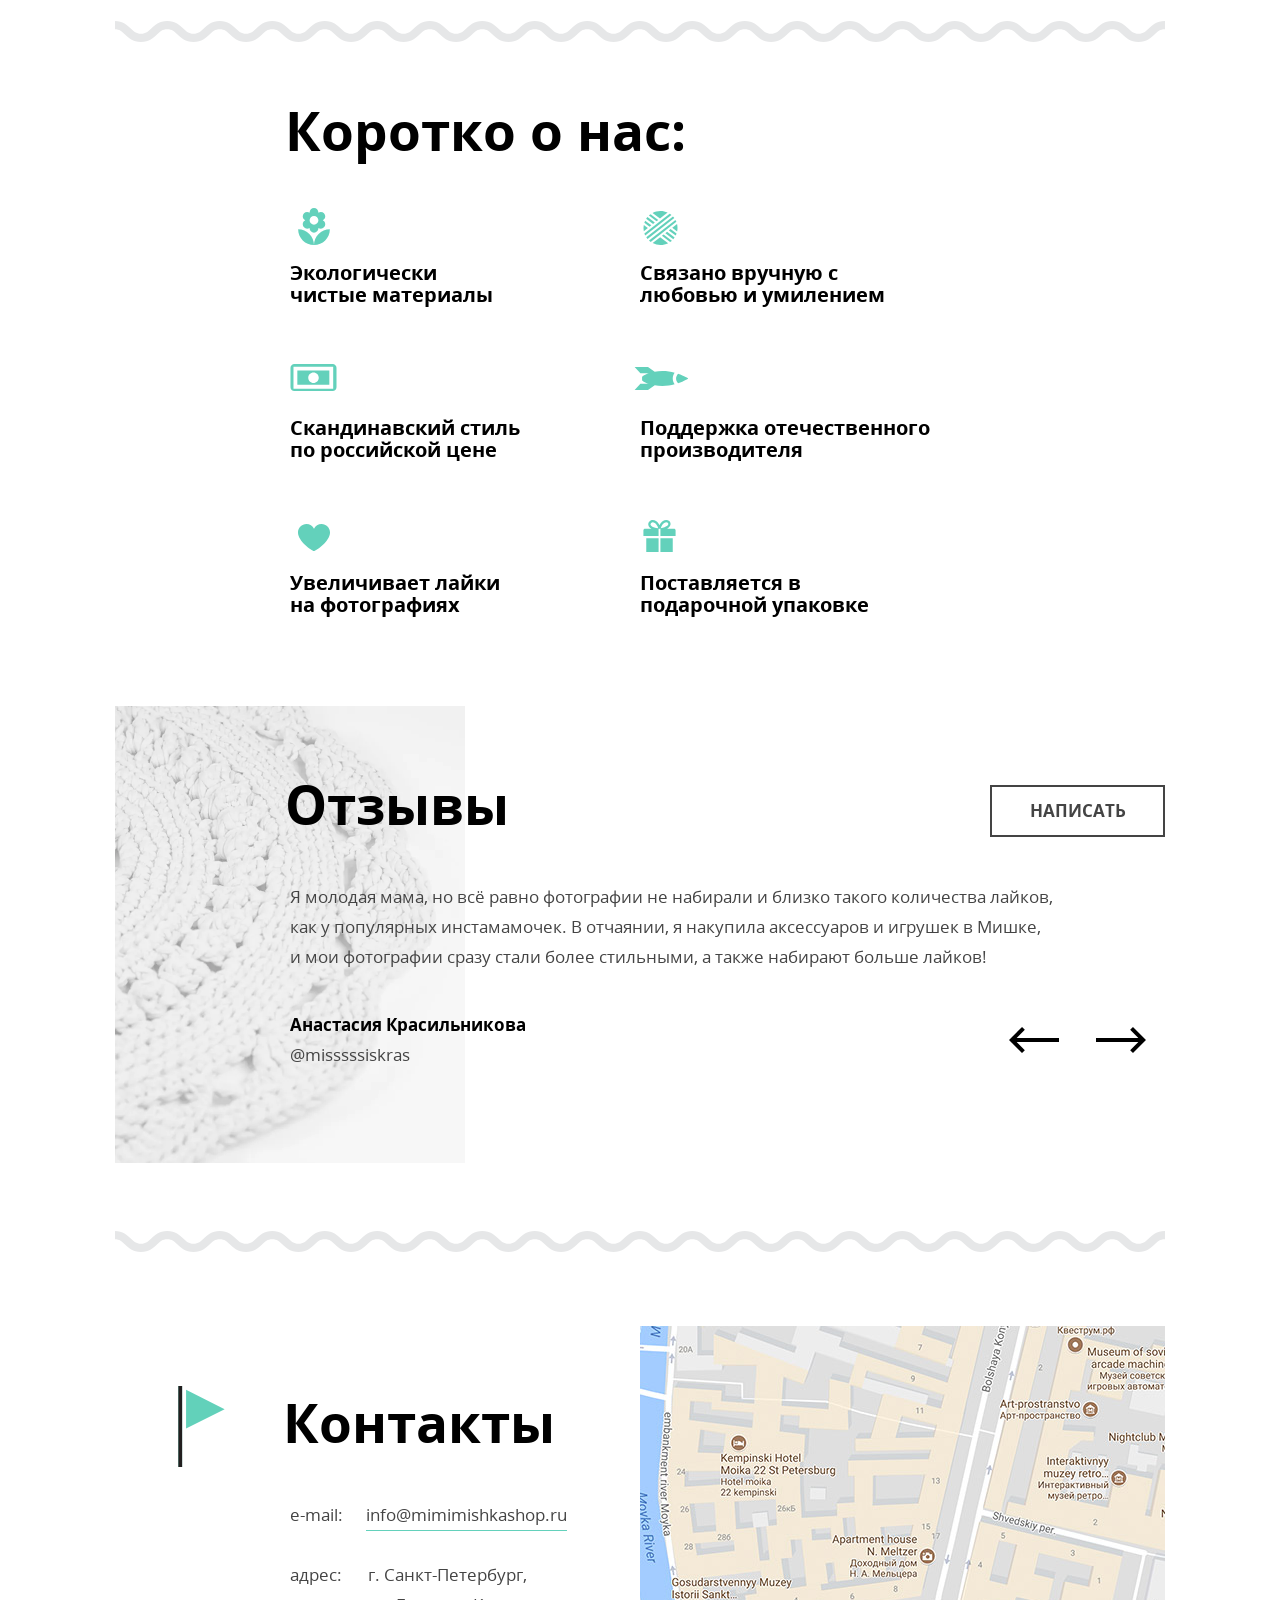
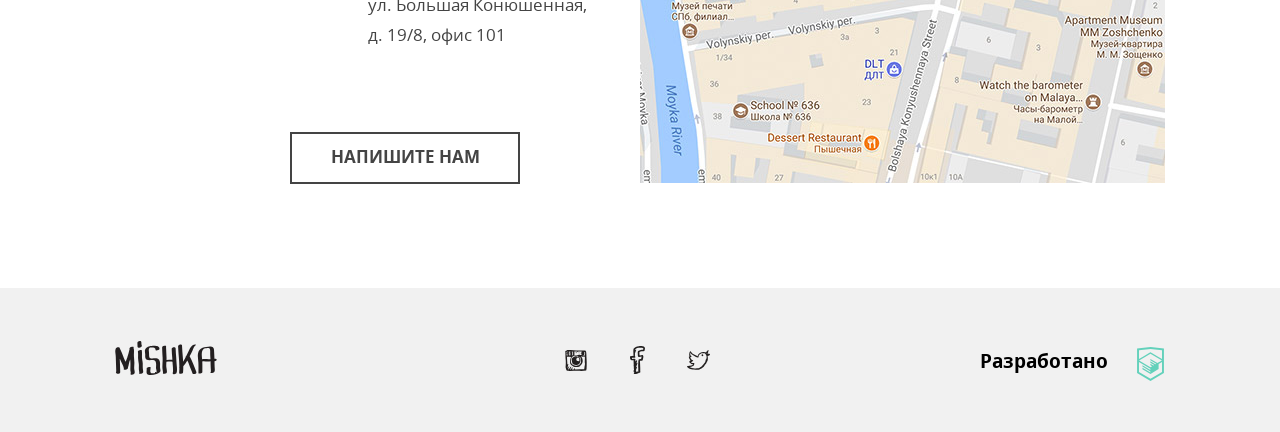
<file: Mishka/index.html>
<!DOCTYPE html><html lang="ru"><head><meta charset="UTF-8"><meta name="viewport" content="width=device-width,initial-scale=1"><meta http-equiv="X-UA-Compatible" content="ie=edge"><link rel="stylesheet" href="css/style.min.css"><title>Мишка</title></head><body><div style="display: none;"><include src="build/img/sprite.svg"></include></div><header class="page-header"><div class="page-header__wrapper"><div class="page-header__logo"><a><picture><source media="(min-width: 1150px)" srcset="img/logo-desktop.svg"><source media="(min-width: 738px)" srcset="img/logo-tablet.svg"><img class="page-header__logo-image" src="img/logo-mobile.svg" width="85" height="35" alt="Логотип магазина 'Mishka'"></picture></a></div><button class="page-header__menu-toggle" id="page-header__menu-toggle" onclick="showMenu()" type="button"><span class="visually-hidden">Открыть меню</span></button><nav class="main-nav main-nav--opened" id="main-nav"><ul class="main-nav__list site-list"><li class="site-list__item"><a class="site-list__link" href="catalog.html">Каталог товаров</a></li><li class="site-list__item"><a class="site-list__link" href="form.html">Вязание на заказ</a></li><li class="site-list__item site-list__info">Бесплатная доставка по России</li></ul></nav><div class="search-and-cart search-and-cart--opened site-list" id="search-and-cart"><form class="search site-list__item"><div class="search__wrapper"><button class="search__btn" type="submit">Поиск по сайту <svg class="search__btn-icon" width="18" height="18"><use xlink:href="img/sprite.svg#icon-search"></use></svg></button> <input class="search__input" type="search" id="search" placeholder="Поиск по сайту"></div></form><div class="cart site-list__item"><a class="cart__link site-list__link" href="#"><svg class="cart__link-icon" width="24" height="19"><use xlink:href="img/sprite.svg#icon-cart"></use></svg> <span class="cart__name">Корзина: </span><span class="cart__volume">пока пуста</span></a></div></div><ul class="main-nav__additional-links"><li><a class="main-nav__additional-link" href="#">Новые поступления</a></li><li><a class="main-nav__additional-link" href="#">Распродажа</a></li></ul></div></header><main class="page-main"><div class="modal" id="modal"><div class="modal__content"><h2 class="modal__title">Добавить в корзину</h2><div class="modal__wrapper"><p class="modal__text">Выберите размер:</p><ul class="modal__size-list"><li><input class="modal__input visually-hidden" type="radio" name="size" id="size-S" value="size-S" checked="checked"> <label class="modal__label" for="size-S">S</label></li><li><input class="modal__input visually-hidden" type="radio" name="size" id="size-M" value="size-M"> <label class="modal__label" for="size-M">M</label></li><li><input class="modal__input visually-hidden" type="radio" name="size" id="size-L" value="size-L"> <label class="modal__label" for="size-L">L</label></li></ul><button class="btn modal__btn" type="submit">Добавить</button></div></div></div><section class="to-catalog"><div class="wrapper"><h1 class="to-catalog__title">Милые штуки ручной <span>работы для дома</span></h1></div><div class="to-catalog__wrapper"><ul class="to-catalog__links"><li class="to-catalog__links-item"><a class="to-catalog__link to-catalog__link--interior" href="catalog.html"><p>Предметы <span>интерьера</span></p><svg class="to-catalog__link-icon to-catalog__link-icon--interior" width="41" height="62"><use xlink:href="img/sprite.svg#icon-interior"></use></svg></a></li><li class="to-catalog__links-item"><a class="to-catalog__link to-catalog__link--toys" href="catalog.html"><p>Детские <span>игрушки</span></p><svg class="to-catalog__link-icon to-catalog__link-icon--toys" width="60" height="60"><use xlink:href="img/sprite.svg#icon-toy"></use></svg></a></li></ul></div></section><section class="promo"><div class="wrapper"><div class="promo__flex-wrapper"><h2 class="section-title promo__title">Вязаные корзинки</h2><b class="promo__subtitle">Товар недели</b></div><div class="promo__half-width"><p class="promo__description">Экологически чистая пряжа, ручная работа. Доступны в шести расцветках, и трех размерах.</p><table class="promo__data"><tr><th>Цвет:</th><td>&laquo;Тиффани&raquo;/серый</td></tr><tr><th>Диаметр:</th><td>25 см</td></tr><tr><th>Высота:</th><td>15 см</td></tr></table><picture><source media="(min-width: 1150px)" srcset="img/triple-set-desktop@2x.webp 2x, img/triple-set-desktop@1x.webp"><source media="(min-width: 738px)" srcset="img/triple-set-tablet@2x.webp 2x, img/triple-set-tablet@1x.webp"><source srcset="img/triple-set-mobile@2x.webp 2x, img/triple-set-mobile@1x.webp"><source media="(min-width: 1150px)" srcset="img/triple-set-desktop@2x.jpg 2x, img/triple-set-desktop@1x.jpg"><source media="(min-width: 738px)" srcset="img/triple-set-tablet@2x.jpg 2x, img/triple-set-tablet@1x.jpg"><img class="promo__image" srcset="img/triple-set-mobile@2x.jpg 2x" src="img/triple-set-mobile@1x.jpg" width="260" height="315" alt="Фото товара недели"></picture><b class="promo__price">Цена: <span>990&nbsp;руб.</span></b> <a class="promo__btn btn" href="#" onclick="showModal()">Заказать</a></div></div></section><section class="features"><div class="features__wrapper wrapper"><h2 class="section-title features__title">Коротко о нас:</h2><ul class="features__list"><li class="features__item features__item--flower"><svg class="features__item-icon features__item-icon--flower" width="32" height="37"><use xlink:href="img/sprite.svg#icon-feature-flower"></use></svg> Экологически <span>чистые материалы</span></li><li class="features__item features__item--money"><svg class="features__item-icon features__item-icon--money" width="47" height="27"><use xlink:href="img/sprite.svg#icon-feature-money"></use></svg> Скандинавский стиль <span>по российской цене</span></li><li class="features__item features__item--heart"><svg class="features__item-icon features__item-icon--heart" width="34" height="27"><use xlink:href="img/sprite.svg#icon-feature-heart"></use></svg> Увеличивает лайки <span>на фотографиях</span></li><li class="features__item features__item--ball"><svg class="features__item-icon features__item-icon--ball" width="35" height="34"><use xlink:href="img/sprite.svg#icon-feature-ball"></use></svg> Связано вручную с <span>любовью и умилением</span></li><li class="features__item features__item--rocket"><svg class="features__item-icon features__item-icon--rocket" width="55" height="23"><use xlink:href="img/sprite.svg#icon-feature-rocket"></use></svg> Поддержка отечественного <span>производителя</span></li><li class="features__item features__item--gift"><svg class="features__item-icon features__item-icon--gift" width="33" height="32"><use xlink:href="img/sprite.svg#icon-feature-gift"></use></svg> Поставляется в <span>подарочной упаковке</span></li></ul></div></section><section class="reviews"><div class="reviews__wrapper wrapper"><h2 class="section-title reviews__title">Отзывы</h2><ul class="reviews__list slider"><li class="reviews__item slider__item"><blockquote class="review"><p class="review__text">Я молодая мама, но всё равно фотографии не набирали и близко такого количества лайков, как у популярных инстамамочек. В отчаянии, я накупила аксессуаров и игрушек в Мишке, <span>и мои фотографии сразу стали более стильными, а также набирают больше лайков!</span></p><cite class="review__author"><span class="review__author-name">Анастасия Красильникова</span> <span class="review__author-nickname">@misssssiskras</span></cite></blockquote></li></ul><div class="slider__controls"><button class="slider__btn slider__btn--prev">Предыдущий</button> <button class="slider__btn slider__btn--next">Следующий</button></div><a class="reviews__btn btn" href="#">Написать</a></div></section><section class="contacts"><div class="contacts__wrapper wrapper"><h2 class="section-title contacts__title">Контакты</h2><div class="contacts__data"><div class="contacts__email"><span>e-mail:</span> <a class="contacts__link" href="#">info@mimimishkashop.ru</a></div><address class="contacts__address"><span>адрес:</span><p>г. Санкт-Петербург, ул.&nbsp;Большая Конюшенная, д.&nbsp;19/8, офис&nbsp;101</p></address></div></div><div class="contacts__map"><div class="contacts__google-map" id="map"></div><div class="contacts__static-map"></div></div><a class="contacts__btn btn" href="#">Напишите нам</a></section></main><footer class="page-footer"><div class="page-footer__flex-wrapper wrapper"><div class="page-footer__logo"><a><svg class="page-footer__logo-image" width="85" height="35"><use xlink:href="img/sprite.svg#icon-logo"></use></svg></a></div><div class="page-footer__social social"><ul class="social__list"><li class="social__item"><a class="social__link social__link--instagram" href="#"><svg class="social__link-icon social__link-icon--instagram" width="22" height="21"><use xlink:href="img/sprite.svg#icon-insta"></use></svg> Instagram</a></li><li class="social__item"><a class="social__link social__link--facebook" href="#"><svg class="social__link-icon social__link-icon--facebook" width="15" height="28"><use xlink:href="img/sprite.svg#icon-fb"></use></svg> Facebook</a></li><li class="social__item"><a class="social__link social__link--twitter" href="#"><svg class="social__link-icon social__link-icon--twitter" width="23" height="20"><use xlink:href="img/sprite.svg#icon-twitter"></use></svg> Twitter</a></li></ul></div><div class="page-footer__copyright copyright"><a class="copyright__link" href="https://up.htmlacademy.ru/adaptive/18"><span class="copyright-text">Разработано</span> HTML Academy <svg class="copyright__link-icon" width="27" height="34"><use xlink:href="img/sprite.svg#icon-htmlacademy"></use></svg></a></div></div></footer><script src="js/main.js"></script><script src="js/picturefill.min.js"></script><script src="js/svg4everybody.js"></script><script>svg4everybody();</script><script src="https://api-maps.yandex.ru/2.1/?apikey=c6715957-8d15-4351-a71c-9a0cc9134d78&lang=ru_RU" type="text/javascript"></script><script src="js/map.js" type="text/javascript"></script></body></html>
</file>
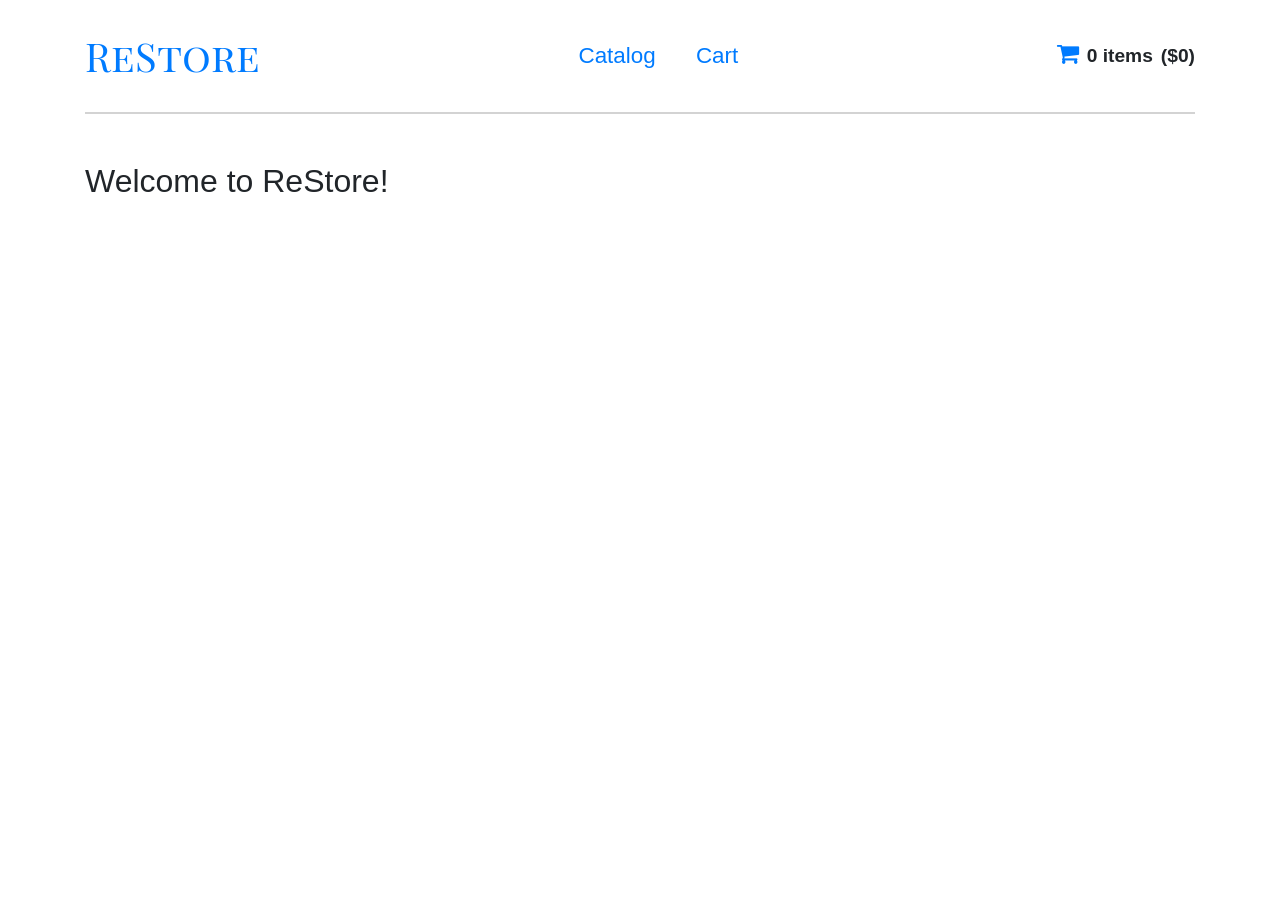
<file: ReStore(React, Redux)/index.html>
<!doctype html><html lang="en"><head><meta charset="utf-8"/><meta http-equiv="X-UA-Compatible" content="IE=edge"><meta name="viewport" content="width=device-width,initial-scale=1"><link rel="stylesheet" href="https://stackpath.bootstrapcdn.com/bootstrap/4.5.2/css/bootstrap.min.css"><link rel="stylesheet" href="https://stackpath.bootstrapcdn.com/font-awesome/4.7.0/css/font-awesome.min.css"><link rel="stylesheet" href="https://fonts.googleapis.com/css2?family=Playfair+Display+SC:wght@700&display=swap"><title>ReStore</title><link href="static/css/main.ab045e9d.chunk.css" rel="stylesheet"></head><body><noscript>You need to enable JavaScript to run this app.</noscript><div id="root"></div><script>!function(e){function r(r){for(var n,l,f=r[0],i=r[1],a=r[2],c=0,s=[];c<f.length;c++)l=f[c],Object.prototype.hasOwnProperty.call(o,l)&&o[l]&&s.push(o[l][0]),o[l]=0;for(n in i)Object.prototype.hasOwnProperty.call(i,n)&&(e[n]=i[n]);for(p&&p(r);s.length;)s.shift()();return u.push.apply(u,a||[]),t()}function t(){for(var e,r=0;r<u.length;r++){for(var t=u[r],n=!0,f=1;f<t.length;f++){var i=t[f];0!==o[i]&&(n=!1)}n&&(u.splice(r--,1),e=l(l.s=t[0]))}return e}var n={},o={1:0},u=[];function l(r){if(n[r])return n[r].exports;var t=n[r]={i:r,l:!1,exports:{}};return e[r].call(t.exports,t,t.exports,l),t.l=!0,t.exports}l.m=e,l.c=n,l.d=function(e,r,t){l.o(e,r)||Object.defineProperty(e,r,{enumerable:!0,get:t})},l.r=function(e){"undefined"!=typeof Symbol&&Symbol.toStringTag&&Object.defineProperty(e,Symbol.toStringTag,{value:"Module"}),Object.defineProperty(e,"__esModule",{value:!0})},l.t=function(e,r){if(1&r&&(e=l(e)),8&r)return e;if(4&r&&"object"==typeof e&&e&&e.__esModule)return e;var t=Object.create(null);if(l.r(t),Object.defineProperty(t,"default",{enumerable:!0,value:e}),2&r&&"string"!=typeof e)for(var n in e)l.d(t,n,function(r){return e[r]}.bind(null,n));return t},l.n=function(e){var r=e&&e.__esModule?function(){return e.default}:function(){return e};return l.d(r,"a",r),r},l.o=function(e,r){return Object.prototype.hasOwnProperty.call(e,r)},l.p="/";var f=this["webpackJsonpre-store"]=this["webpackJsonpre-store"]||[],i=f.push.bind(f);f.push=r,f=f.slice();for(var a=0;a<f.length;a++)r(f[a]);var p=i;t()}([])</script><script src="static/js/2.da0b6c8f.chunk.js"></script><script src="static/js/main.e9d1429d.chunk.js"></script></body></html>
</file>
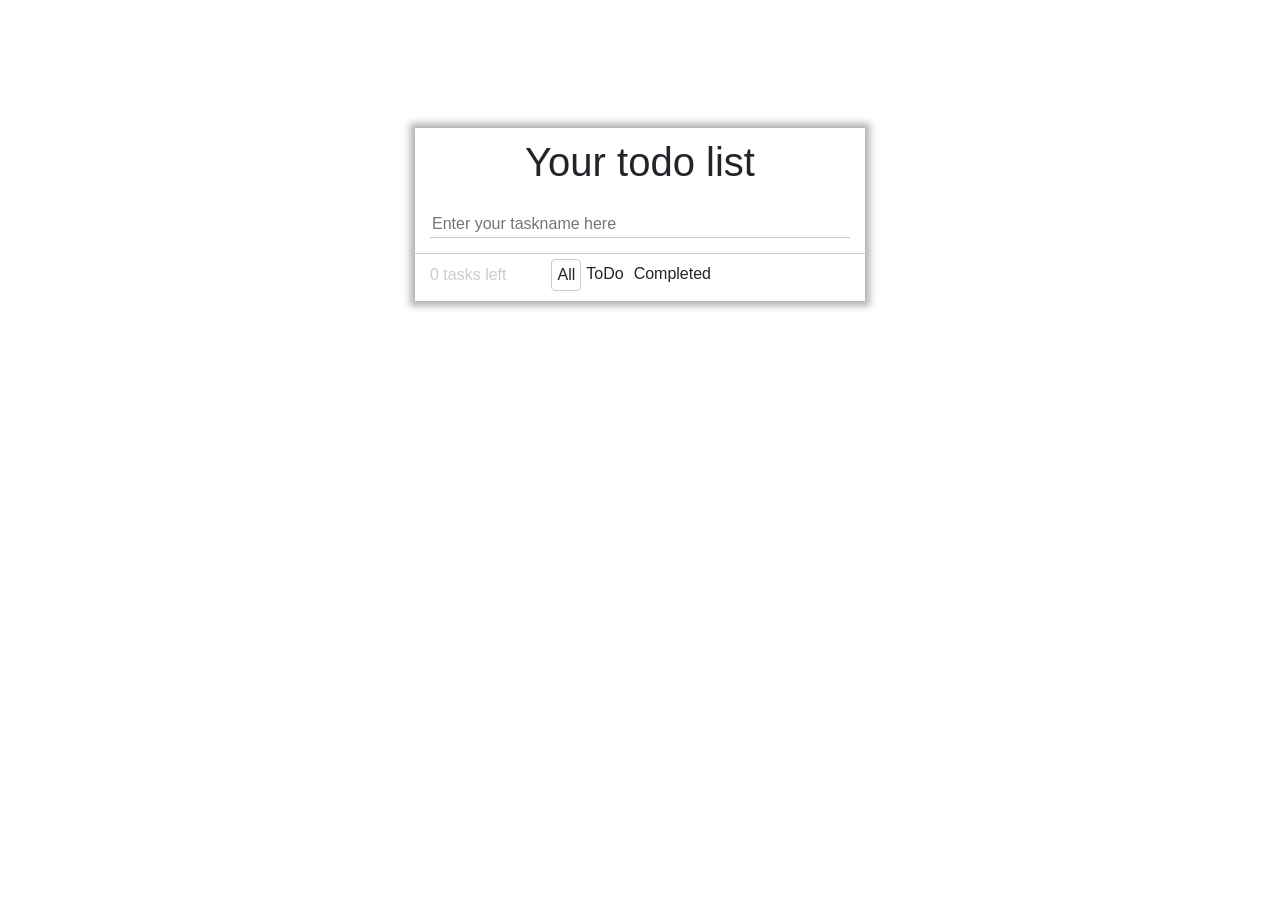
<file: ToDo (React)/index.html>
<!doctype html><html lang="en"><head><meta charset="utf-8"/><meta name="viewport" content="width=device-width,initial-scale=1"/><link rel="stylesheet" href="https://stackpath.bootstrapcdn.com/font-awesome/4.7.0/css/font-awesome.min.css"><link rel="stylesheet" href="https://stackpath.bootstrapcdn.com/bootstrap/4.5.2/css/bootstrap.min.css"><title>Todo App</title><link href="static/css/main.fa59485a.chunk.css" rel="stylesheet"></head><body><div id="root"></div><script>!function(e){function t(t){for(var n,l,f=t[0],i=t[1],a=t[2],c=0,s=[];c<f.length;c++)l=f[c],Object.prototype.hasOwnProperty.call(o,l)&&o[l]&&s.push(o[l][0]),o[l]=0;for(n in i)Object.prototype.hasOwnProperty.call(i,n)&&(e[n]=i[n]);for(p&&p(t);s.length;)s.shift()();return u.push.apply(u,a||[]),r()}function r(){for(var e,t=0;t<u.length;t++){for(var r=u[t],n=!0,f=1;f<r.length;f++){var i=r[f];0!==o[i]&&(n=!1)}n&&(u.splice(t--,1),e=l(l.s=r[0]))}return e}var n={},o={1:0},u=[];function l(t){if(n[t])return n[t].exports;var r=n[t]={i:t,l:!1,exports:{}};return e[t].call(r.exports,r,r.exports,l),r.l=!0,r.exports}l.m=e,l.c=n,l.d=function(e,t,r){l.o(e,t)||Object.defineProperty(e,t,{enumerable:!0,get:r})},l.r=function(e){"undefined"!=typeof Symbol&&Symbol.toStringTag&&Object.defineProperty(e,Symbol.toStringTag,{value:"Module"}),Object.defineProperty(e,"__esModule",{value:!0})},l.t=function(e,t){if(1&t&&(e=l(e)),8&t)return e;if(4&t&&"object"==typeof e&&e&&e.__esModule)return e;var r=Object.create(null);if(l.r(r),Object.defineProperty(r,"default",{enumerable:!0,value:e}),2&t&&"string"!=typeof e)for(var n in e)l.d(r,n,function(t){return e[t]}.bind(null,n));return r},l.n=function(e){var t=e&&e.__esModule?function(){return e.default}:function(){return e};return l.d(t,"a",t),t},l.o=function(e,t){return Object.prototype.hasOwnProperty.call(e,t)},l.p="/";var f=this.webpackJsonptodo=this.webpackJsonptodo||[],i=f.push.bind(f);f.push=t,f=f.slice();for(var a=0;a<f.length;a++)t(f[a]);var p=i;r()}([])</script><script src="static/js/2.bc900304.chunk.js"></script><script src="static/js/main.05d09a3e.chunk.js"></script></body></html>
</file>
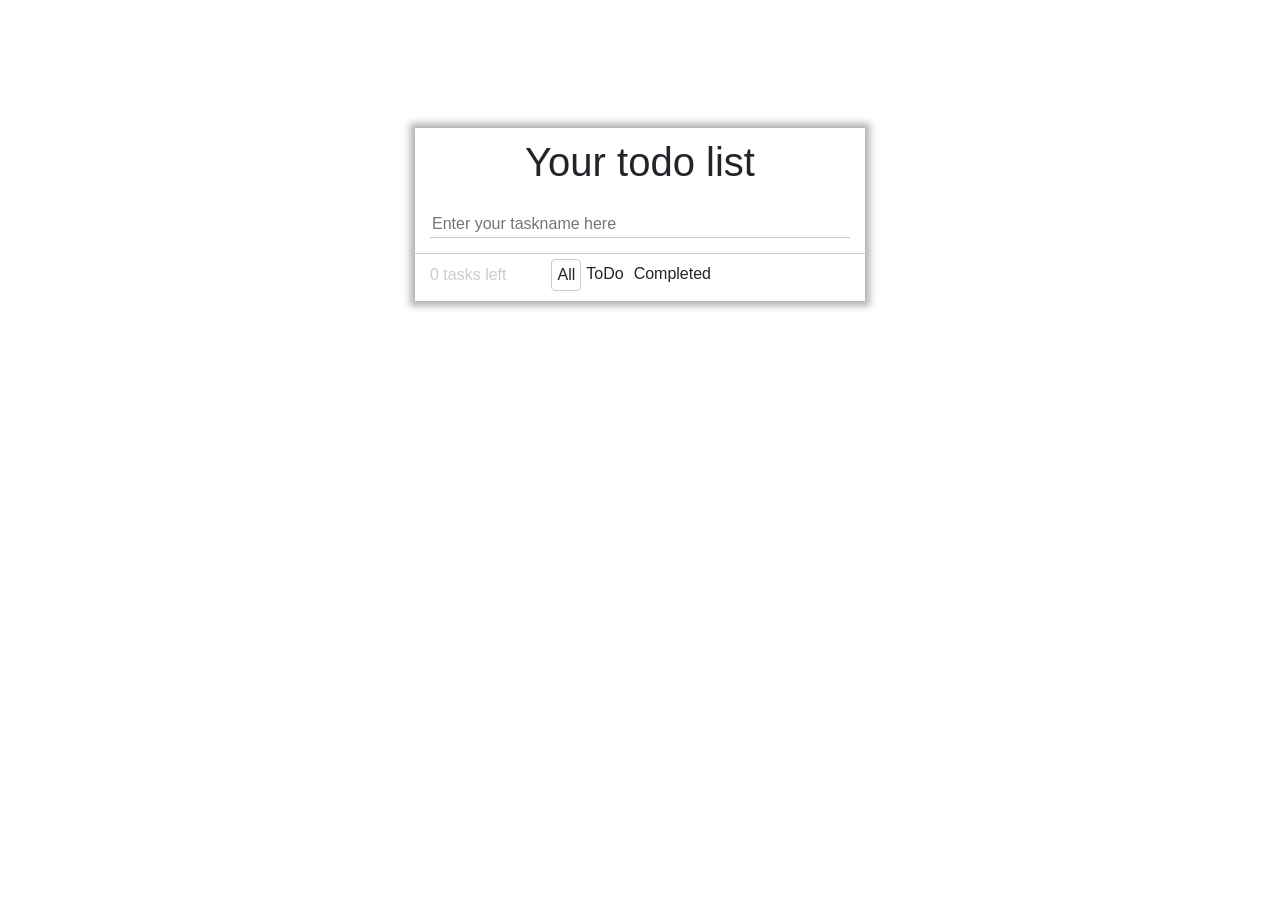
<file: ToDo(React)/index.html>
<!doctype html><html lang="en"><head><meta charset="utf-8"/><meta name="viewport" content="width=device-width,initial-scale=1"/><link rel="stylesheet" href="https://stackpath.bootstrapcdn.com/font-awesome/4.7.0/css/font-awesome.min.css"><link rel="stylesheet" href="https://stackpath.bootstrapcdn.com/bootstrap/4.5.2/css/bootstrap.min.css"><title>Todo App</title><link href="static/css/main.fa59485a.chunk.css" rel="stylesheet"></head><body><div id="root"></div><script>!function(e){function t(t){for(var n,l,f=t[0],i=t[1],a=t[2],c=0,s=[];c<f.length;c++)l=f[c],Object.prototype.hasOwnProperty.call(o,l)&&o[l]&&s.push(o[l][0]),o[l]=0;for(n in i)Object.prototype.hasOwnProperty.call(i,n)&&(e[n]=i[n]);for(p&&p(t);s.length;)s.shift()();return u.push.apply(u,a||[]),r()}function r(){for(var e,t=0;t<u.length;t++){for(var r=u[t],n=!0,f=1;f<r.length;f++){var i=r[f];0!==o[i]&&(n=!1)}n&&(u.splice(t--,1),e=l(l.s=r[0]))}return e}var n={},o={1:0},u=[];function l(t){if(n[t])return n[t].exports;var r=n[t]={i:t,l:!1,exports:{}};return e[t].call(r.exports,r,r.exports,l),r.l=!0,r.exports}l.m=e,l.c=n,l.d=function(e,t,r){l.o(e,t)||Object.defineProperty(e,t,{enumerable:!0,get:r})},l.r=function(e){"undefined"!=typeof Symbol&&Symbol.toStringTag&&Object.defineProperty(e,Symbol.toStringTag,{value:"Module"}),Object.defineProperty(e,"__esModule",{value:!0})},l.t=function(e,t){if(1&t&&(e=l(e)),8&t)return e;if(4&t&&"object"==typeof e&&e&&e.__esModule)return e;var r=Object.create(null);if(l.r(r),Object.defineProperty(r,"default",{enumerable:!0,value:e}),2&t&&"string"!=typeof e)for(var n in e)l.d(r,n,function(t){return e[t]}.bind(null,n));return r},l.n=function(e){var t=e&&e.__esModule?function(){return e.default}:function(){return e};return l.d(t,"a",t),t},l.o=function(e,t){return Object.prototype.hasOwnProperty.call(e,t)},l.p="/";var f=this.webpackJsonptodo=this.webpackJsonptodo||[],i=f.push.bind(f);f.push=t,f=f.slice();for(var a=0;a<f.length;a++)t(f[a]);var p=i;r()}([])</script><script src="static/js/2.bc900304.chunk.js"></script><script src="static/js/main.422dd372.chunk.js"></script></body></html>
</file>
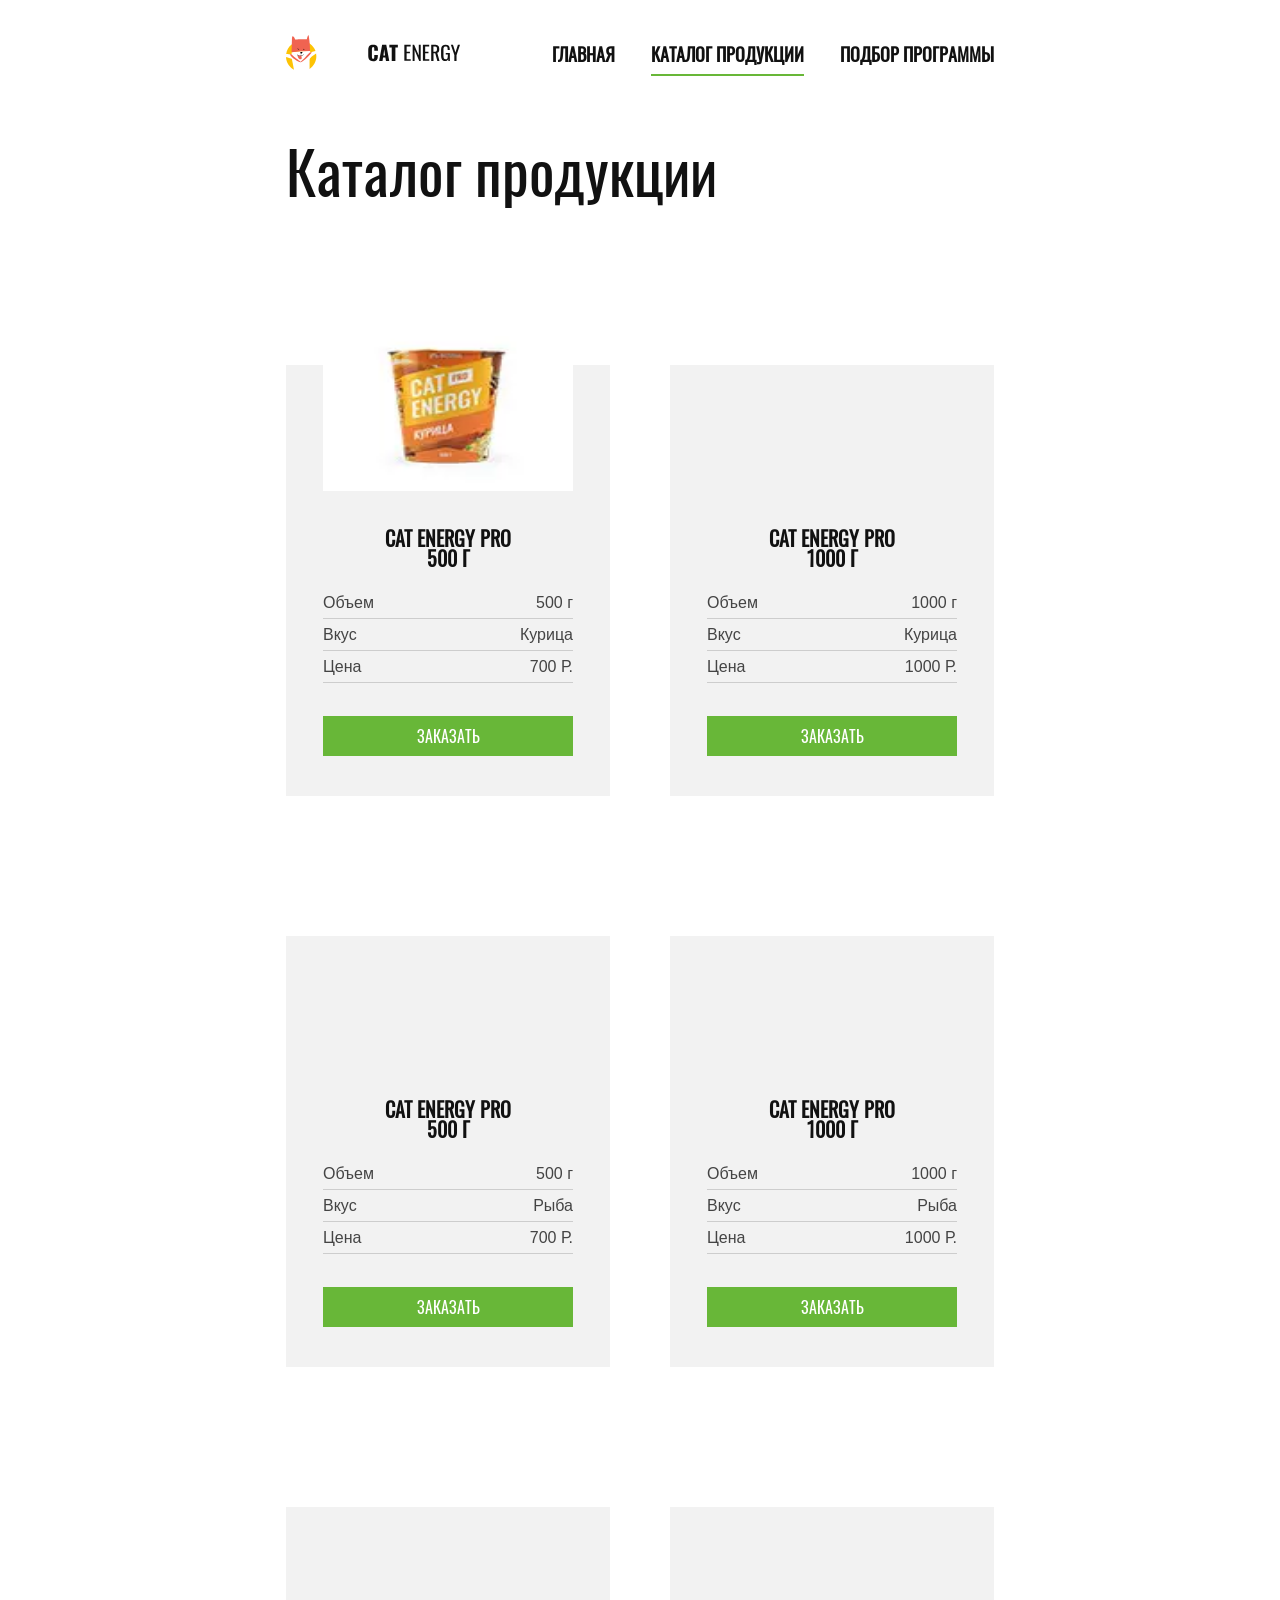
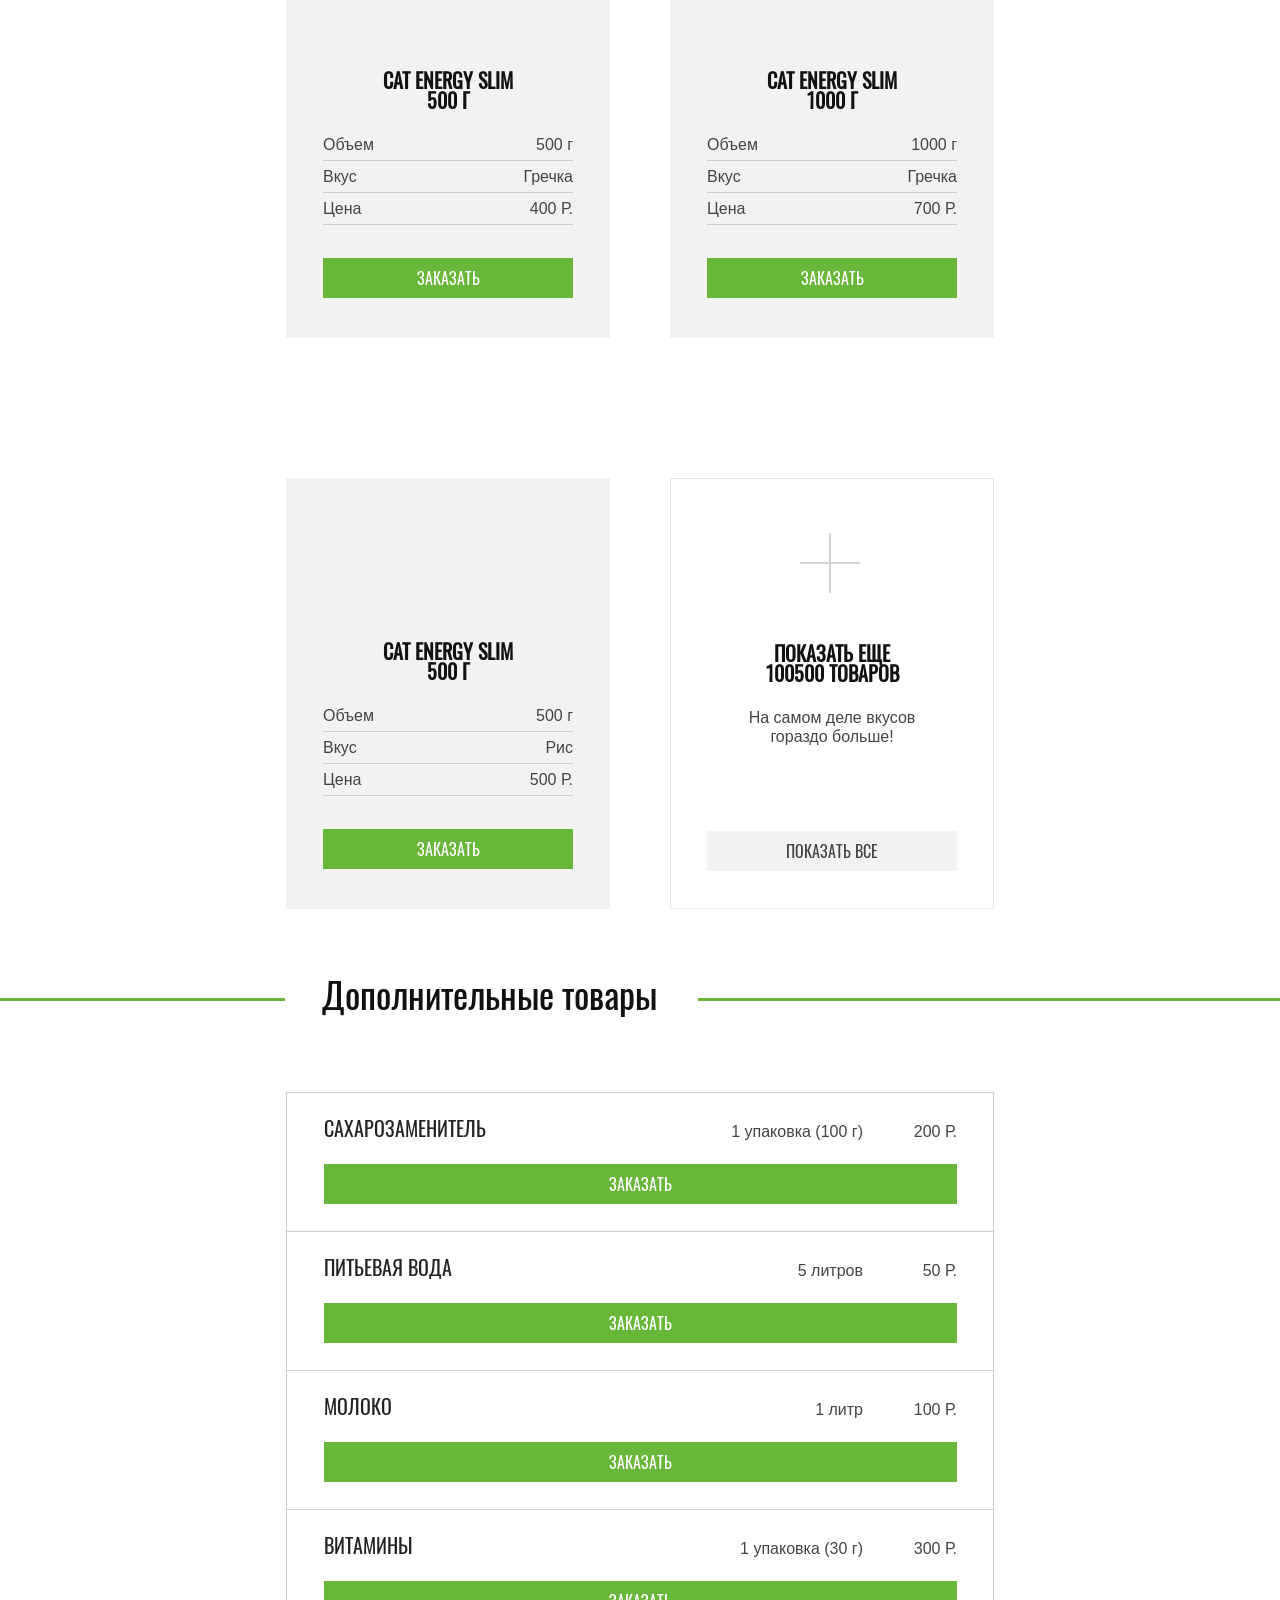
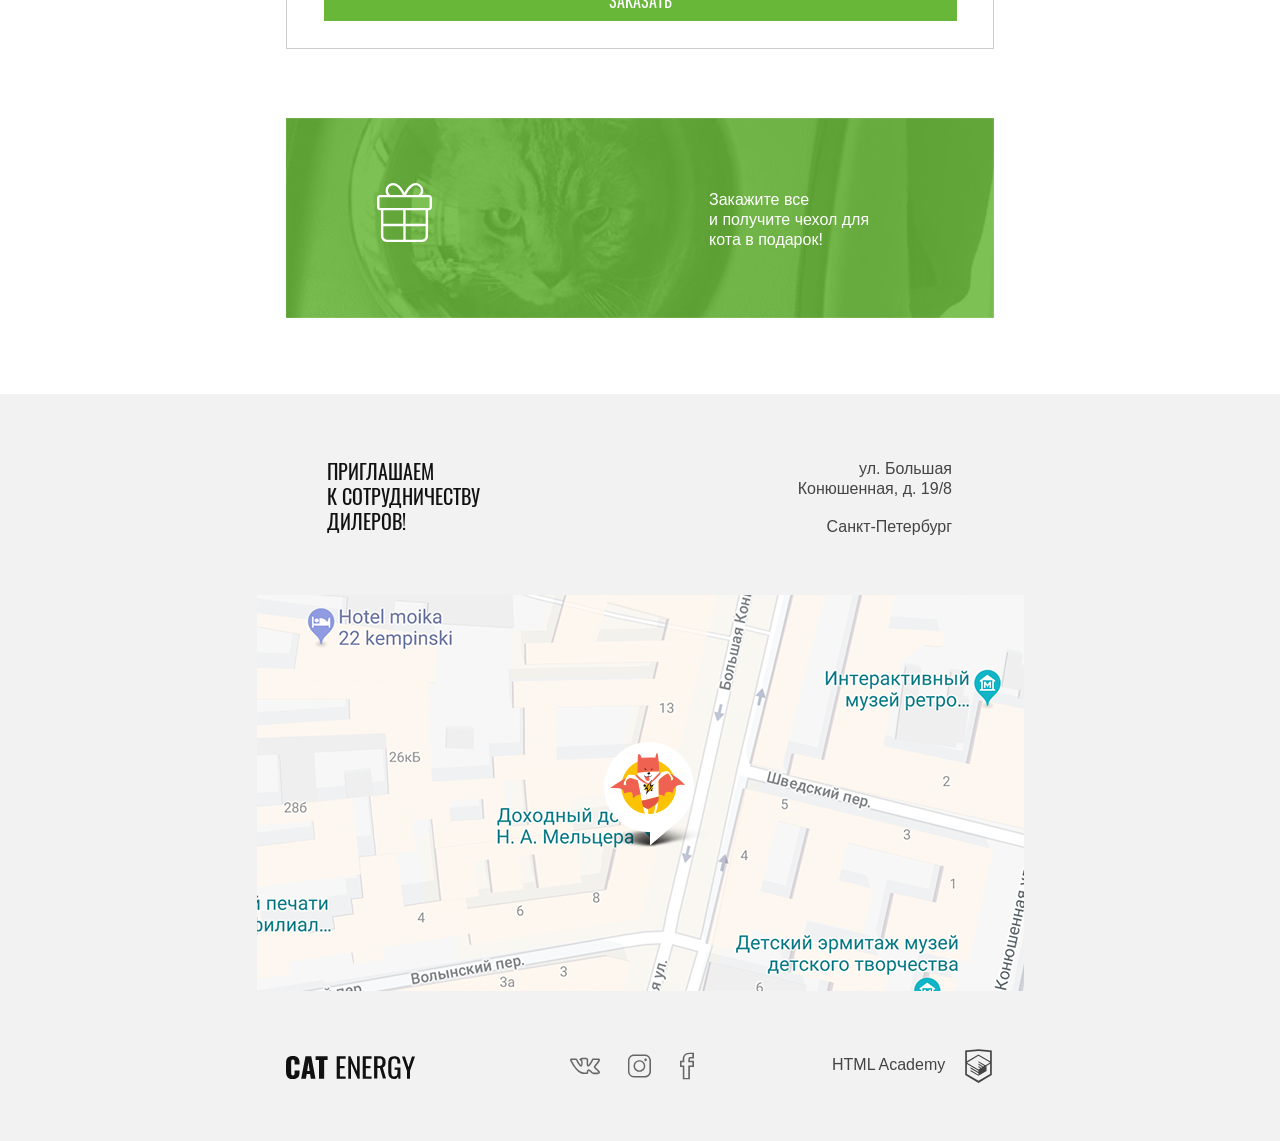
<file: Cat-Energy/catalog.html>
<!DOCTYPE html><html lang="ru"><head><meta charset="UTF-8"><meta name="viewport" content="width=device-width,initial-scale=1"><meta http-equiv="X-UA-Compatible" content="ie=edge"><title>HTML Academy: Кэт энерджи</title><link rel="preload" href="fonts/oswaldregular.woff2" as="font" crossorigin="anonymous"><link rel="preload" href="fonts/oswaldregular.woff" as="font" crossorigin="anonymous"><link rel="stylesheet" href="css/style.min.css"></head><body><div style="display: none"><svg xmlns="http://www.w3.org/2000/svg" xmlns:xlink="http://www.w3.org/1999/xlink"><symbol id="icon-academy" viewBox="10 10 40 40"><path d="M30.2 5H30L10.3 7.1v36.2L30 55l19.7-11.7V7.1L30.2 5zm17 36.8L30 52 12.8 41.8V27l17.1 10.2V39l-11.7-7v1.8L30 40.9v1.9l-11.8-7v1.8l11.8 7 11.9-7.1v-7.6l5.3-3.2v15.1zm-.1-17l-4.7 2.8-2.2 1.3-10.3-6.1v1.8l8.8 5.3h-.1l-.2.1-1.3.7-7.3-4.3v1.8l5.8 3.4-1.4.9-4.3-2.6v1.8l2.9 1.7-2.9 1.7-17-10.1 17-10.2 17.2 10zm.1-1.8L29.9 12.8 12.8 23V9.4L30 7.6l17.2 1.8V23z"></path></symbol><symbol id="icon-cat-pro" viewBox="0 0 134 56"><path d="M123.1 5.8c1.2-1.9 2.7-3.4 4.5-4.6 1-.7 1.6-.7 2.2.6.8 1.9 1.5 3.9.9 6-.2.8-.1 1.4.4 2.1.6.8 1.1 1.6 1.6 2.3 1.3 1.9 1.8 3.9.9 6.2-.4 1-.4 2-.2 3.1.2 1 .2 2 0 3-.3 1.6-1.1 2.7-2.7 3.2-1.3.3-2.4.9-3.2 2-.2.3-.5.5-.9.5-1.2.2-4.2-2.5-4.2-3.7v-.6c.1-3.6-.1-3.9-3.4-5.4-.7-.3-1.3-.6-1.8-1.2-.6-.8-1.4-.7-2.3-.4-.8.4-1.4.9-1.3 1.9.3 2.4.4 4.8.3 7.3 0 .3.1.6.2.8 3.1 4.5 4.3 9.8 5.8 14.9 1.2 3.9 3.4 6 7.4 6.3.6 0 1.3.2 1.9.3 1.8.3 2.9 1.5 3.4 3.2.7 2.1.3 2.6-1.8 2.6h-6.5c-.9 0-1.6-.2-2.3-.8-1-1-2.2-1.4-3.4-2-1.3-.6-2.6-1.3-3.4-2.6-1.1-1.7-2.6-3.1-4-4.5-2.8-2.9-5.8-5.7-8.4-8.7-1.9-2.2-3.2-4.6-3.2-7.6 0-.9-.2-1.3-1.2-.9-.3.2-.7.3-1 .3-2.8 0-4.2 1.7-5.2 4.2-.9 2.1-2.1 4.1-3.2 6.2-.5 1.1-1 2.6-1 4.2 0 2.4.6 3.2 2.8 4 1.4.5 2.7 1 3.4 2.4.8 1.6.6 2-1.1 2.1h-6.8c-.9 0-1.5-.3-1.9-1.1l-1.8-3c-1-1.7-1.4-3.4-.7-5.4.6-1.7.3-3.6.1-5.3-.4-2.6 0-4.9 1.7-7 .6-.7.6-1-.4-1.2-4.1-.8-8-2.3-11.8-4.1 0 0-.1 0-.1-.1-3.2-1.2-3.8-1-4.7 2.3-.8 2.8-1.6 5.6-2.2 8.5-.7 3.2.1 6.2 1.1 9.2.4 1.2 1.6 1.1 2.5 1.4 2 .6 3.7 1.4 4.5 3.5.7 1.6.6 1.8-1.1 1.8-1.7 0-3.4-.1-5.2 0-1.6.1-2.8-.5-4.2-1.4-4.8-3.2-6.2-8.1-6.6-13.4-.2-3.3-2-5.9-4.1-8.4-.4-.5-.8-.7-1.4-.3-2.1 1.3-4.5 2.1-6.7 3-4.8 1.8-9 4.6-12.2 8.8-1.2 1.5-1.9 3.2-2.2 5.1-.3 1.8.2 2.6 2 3.1 1.9.6 2.7 1.5 2.9 3.4.1.8-.2 1.2-1 1.2h-8.1c-.6 0-1-.4-1.3-.8-1.3-1.6-1.9-3.5-1.9-5.5-.1-3.5.3-6.9.9-10.3.4-2.1 1.4-3.8 3.4-4.8 5.9-2.8 9-8.1 11.8-13.6.6-1.1.1-1.3-.9-1.2-2.9.3-5.4 1.6-7.7 3.2-3 2.1-5.7 4.6-8.3 7.1-2.9 2.7-6.2 4.6-10.3 4.9C3.1 32.5-.3 28.4 0 21.8c.1-2.3.9-4.4 2.4-6.1 1.2-1.3 2.6-2 4.5-1.5 1.5.4 1.9 1.2 1.3 2.7-.3.6-.7 1.1-1 1.7-.4.6-.8 1.3-1 2-1.1 3 .4 5.1 3.5 5.4 3.3.3 6-1.1 8.5-3.1 3-2.4 5.7-5.2 8-8.3 3.7-4.8 8.5-7.3 14.4-8.1 2.3-.3 4.3-1.3 6.5-1.9 4.1-1.2 8.3-1.9 12.7-1.8 2 .1 3.9-.3 5.8-1.1 4.9-2 10-2 15.1-1 4 .8 8 1.8 11.9 2.8 2.2.5 4.7.3 7-.2 4.4-1 8.9-1.9 13.4-2 3-.1 5.9.4 8.6 1.7 2 .9 2 .9 1.5 2.8z"></path></symbol><symbol id="icon-cat-slim" viewBox="0 0 70 97"><path d="M54.8 0h-.4c-.7.4-1.1.9-1.4 1.6-.6 1.1-1 2.3-1.3 3.4-.2.8-.7 1.2-1.5 1.3-2.3.4-4 1.7-5.2 3.7-.7 1.3-1.3 2.6-1.8 3.9-1.4 3.7-2.5 7.5-3.8 11.2-.7 1.9-.8 1.9-2.7 1.9-2.3 0-2.1-.4-2.1 2.1 0 .8.2 1.2 1.1 1.2.3 0 .7-.1.8.2.1.3-.2.5-.4.7-1.2 1.3-2.7 2-4.3 2.4-1.9.5-3.8.9-5.7 1.5-4.7 1.6-9.1 3.8-12.6 7.6-2.1 2.3-3.5 5-4.7 7.8-3.8 8.7-5.6 17.8-7 27-.6 4.3-1.1 8.6-1.5 13C.2 92.7 0 94.8 0 97h33.3c.1-.5-.1-.9-.2-1.3-.7-1.8-2.1-2.7-3.8-3.1-.7-.2-.8-.4-.4-.9.7-.9 1.2-2 1.6-3.1 1.6-4.8 2.3-9.8 3.1-14.8.6-3.8 1.5-7.4 3.4-10.8 1.5-2.5 3.3-4.6 5.6-6.4.8-.6.9-.6 1 .4.1.7.1 1.4.2 2.2.3 4.7.3 9.5-.2 14.2-.3 3.7-.5 7.4-.2 11 .4 4.3 1.2 8.4 2.2 12.6h13.3c-.3-2.2-2.1-4-4.2-4.4-1.3-.2-2.5-.1-3.8.2-.6.1-.8 0-.9-.6-.4-5.3-.1-10.6 1-15.8 1.3-6 2.4-12.1 3.1-18.2.3-2.5 1-4.8 2.3-7 1.2-2.1 2.2-4.3 3.4-6.5.9-1.7 1.1-3.4.4-5.2-.3-.7-.5-1.4-.9-2.1-1-2-2-3.9-2.9-5.9-.5-1-.4-1.1.7-1.1 1.6 0 1.6 0 1.7-1.6v-.7c0-.7-.3-1.1-1-1h-1.5c-.7 0-.9-.3-.7-1 .6-2.3 2.8-4.1 5.1-4.4 2.2-.3 4.4 0 6.6.4.6.1 1 0 1.3-.6.4-1 .8-2 1.3-3 .2-.4.2-.8-.1-1.1-3.2-4.2-6.7-8-11.4-10.4-.5-.3-.8-.6-.9-1.1-.3-1.4-.7-2.8-1.3-4.2-.3-.7-.6-1.3-1.4-1.7z"></path></symbol><symbol id="icon-close" viewBox="0 0 18 18"><path d="M18 1.3L16.7 0 9 7.7 1.3 0 0 1.3 7.7 9 0 16.7 1.3 18 9 10.3l7.7 7.7 1.3-1.3L10.3 9z"></path></symbol><symbol id="icon-fb" viewBox="0 0 10 19"><path d="M7.1 19H2v-8.8H0V5.8h1.9c-.1-2 .2-3.4 1.1-4.4C3.8.5 5 .1 6.5 0H10v4.2H7.2c-.1.2-.2.8-.2 1.6h3v4.4H7.1V19zm-4-1h2.8V9.1h2.9V6.8H5.9v-.5c0-1.4 0-2.6.7-3.1l.1-.1h2.1V1H6.5c-1.2.1-2 .4-2.6 1-.8.8-1 2.3-.8 4.2l.1.6H1.1v2.3h2V18z"></path></symbol><symbol id="icon-gift" viewBox="0 0 55.5 60"><path d="M52.3 12.2h-7c.5-.7.8-1.4 1.1-2.2.6-2 .4-4.1-.6-5.9-1-1.8-2.6-3.1-4.6-3.7-2-.6-4.1-.4-5.9.6-3.6 2-6.2 6.1-7.6 9-1.4-2.9-4-7.1-7.6-9-3.8-2-8.5-.6-10.5 3.1-1.4 2.7-1.2 5.8.5 8.1h-7c-1.7 0-3.1 1.4-3.1 3.1v9.4c0 1.7 1.4 3.1 3.1 3.1H4v26.1c0 3.3 2.7 6 6 6h35.5c3.3 0 6-2.7 6-6V27.8h.8c1.7 0 3.1-1.4 3.1-3.1v-9.4c.1-1.7-1.3-3.1-3.1-3.1zM36.5 3c1.3-.7 2.7-.8 4.1-.4 1.3.4 2.4 1.3 3.1 2.6.7 1.3.8 2.7.4 4.1-.4 1.2-1.1 2.2-2.2 2.9H29.4C30.5 9.6 33 5 36.5 3zM11.7 5.2C13.2 2.6 16.4 1.6 19 3c3.5 1.9 6 6.6 7.1 9.1H13.5c-2.3-1.4-3.1-4.5-1.8-6.9zm14.8 22.6v13.7H6.4V27.8h20.1zM6.4 53.9v-10h20.2v13.7H10c-2 0-3.6-1.7-3.6-3.7zm39.1 3.7H28.9V43.9h20.2v10c0 2-1.6 3.7-3.6 3.7zm3.6-16.1H28.9V27.8h20.2v13.7zm4-16.8c0 .4-.3.7-.7.7H3.2c-.4 0-.7-.3-.7-.7v-9.4c0-.4.3-.7.7-.7h49.2c.4 0 .7.3.7.7v9.4z"></path></symbol><symbol id="icon-insta" viewBox="0 0 16.1 16"><path class="st0" d="M11.8 1C13.6 1 15 2.4 15 4.2v7.7c0 1.7-1.4 3.1-3.1 3.1H4.2C2.4 15 1 13.6 1 11.8V4.2C1 2.4 2.4 1 4.2 1h7.6m0-1H4.2C1.9 0 0 1.9 0 4.2v7.7C0 14.1 1.9 16 4.2 16h7.7c2.3 0 4.2-1.9 4.2-4.2V4.2C16 1.9 14.1 0 11.8 0z"></path><path class="st0" d="M8 4.9c1.7 0 3.1 1.4 3.1 3.1S9.7 11.1 8 11.1 4.9 9.7 4.9 8 6.3 4.9 8 4.9m0-1C5.7 3.9 3.9 5.7 3.9 8s1.8 4.1 4.1 4.1 4.1-1.8 4.1-4.1S10.3 3.9 8 3.9z"></path><circle class="st0" cx="12.3" cy="3.7" r=".9"></circle></symbol><symbol id="icon-mail" viewBox="0 0 17 13"><path d="M15.6 11.6H1.4V5.8H0V13h17V5.8h-1.4v5.8zM0 0v2.3l8.5 7.1L17 2.3V0H0zm15.6 1.6L8.5 7.5 1.4 1.6v-.2h14.2v.2z"></path></symbol><symbol id="icon-mobile-menu" viewBox="0 0 24 18"><path d="M0 16h24v2H0zm0-8h24v2H0zm0-8h24v2H0z"></path></symbol><symbol id="icon-phone" viewBox="0 0 20 20"><path d="M17.9 9.4H9.4v1.2h8.5l-2.1 2.1.9.9 3.1-3.1c.2-.2.2-.6 0-.9l-3.1-3.1-.9.9 2.1 2zm-9.8 10v-6.2c0-.3-.3-.6-.6-.6H3.1c0 .7.6 1.2 1.2 1.2h2.5v5H3.1c-1 .1-1.8-.7-1.9-1.7v-14c0-1 .8-1.8 1.7-1.8h3.9v5H4.4c-.7 0-1.2.6-1.2 1.2h4.4c.3 0 .6-.3.6-.6V.6C8.1.3 7.8 0 7.5 0H3.1C1.5-.1.1 1.2 0 2.9v13.9c-.1 1.7 1.2 3.1 2.9 3.1h4.6c.3.1.6-.2.6-.5z"></path></symbol><symbol id="icon-plus-mobile" viewBox="0 0 30 30"><path fill="#231f20" d="M30 14H16V0h-2v14H0v2h14v14h2V16h14z"></path></symbol><symbol id="icon-plus" viewBox="0 0 60 60"><path fill="#231f20" d="M60 29.5H30.5V0h-1v29.5H0v1h29.5V60h1V30.5H60z"></path></symbol><symbol id="icon-right-arrow-long" viewBox="0 0 24.2 11"><path fill="#3f4242" d="M17.6 0l6.6 5.5-6.6 5.5V6.6H0V4.4h17.6z"></path></symbol><symbol id="icon-right-arrow-verylong" viewBox="0 0 32 11"><path fill="#3f4242" d="M25.4 0L32 5.5 25.4 11V6.6H0V4.4h25.4z"></path></symbol><symbol id="icon-tick" viewBox="0 0 21.1 15.5"><path d="M20.1 0L7.7 13.3 1 6.1 0 7.2l7.6 8.2.1.1L21 1.2l.1-.1z"></path></symbol><symbol id="icon-vk" viewBox="0 0 22 12"><path d="M17.6 12c-.3 0-.9-.1-1.5-.5-.5-.3-.9-.7-1.3-1.2-.3-.3-.9-.9-1.1-.9-.2.1-.4.7-.3 1.2 0 .1 0 .6-.3.9-.3.3-.8.4-.9.4h-1.4c-.7 0-3.2-.2-5.4-2.3C2.5 7.1.2 2.2.1 2 0 1.6-.1 1.2.2.9s.8-.4 1-.4h3.1c.1 0 .4.1.7.3.3.2.4.5.5.6.7 1.5 1.5 2.8 2.6 4 .1-.4.2-1.4.1-2.3 0-.4-.1-.8-.2-1-.1-.1-.3-.2-.5-.2l-.6-.5c0-.5.5-.9.9-1.1.5-.2 1.3-.3 2.3-.3h.5c.9 0 1.2.1 1.6.1 1.2.3 1.2 1.3 1.1 2.5v1.6c0 .3 0 .8.1 1 .2-.1.6-.5 1.5-1.9.6-.9 1-1.9 1.1-2.1.1-.3.4-.7 1.2-.7h3.4c.7 0 1.2.2 1.3.7.2.5.1 1.3-1.7 3.5-.3.3-.5.6-.7.9-.5.4-.9 1-.9 1.1s.5.5.9.9c1.1.9 1.9 1.7 2.2 2.3.4.6.3 1 .2 1.3-.3.7-1.2.7-1.4.8h-2.9zm-3.9-3.7c.7 0 1.2.6 1.8 1.2.4.4.7.8 1.1 1 .5.3 1 .3 1 .3h2.9c.1 0 .3-.1.4-.1 0 0 0-.1-.1-.1-.3-.5-1-1.3-2-2.1-.9-.7-1.3-1.1-1.4-1.7 0-.6.4-1.1 1.2-2.1.2-.2.4-.5.7-.8 1.1-1.4 1.4-2 1.5-2.3h-3.9c0 .4-.5 1.5-1.1 2.4-1.4 2.1-2 2.4-2.5 2.4-.1 0-.3 0-.4-.1-.7-.4-.7-1.4-.7-2.1V2.6c.1-1.3 0-1.3-.3-1.4-.3-.1-.5-.1-1.4-.1H10c-.5 0-1 0-1.4.1l.2.2c.4.5.4 1.5.4 1.7.1 1.3 0 2.9-.7 3.3-.1 0-.2.1-.4.1-.6 0-1.3-.7-2.5-2.5C5 2.9 4.5 1.8 4.5 1.8s0-.1-.1-.1-.2-.1-.2-.1h-3c.4.9 2.5 5 4.8 7.2 2 1.9 4.3 2 4.7 2h1.4s.2 0 .2-.1v-.1c0-.2 0-2 1.2-2.3h.2z"></path></symbol></svg></div><header class="page-header"><div class="wrapper"><a class="page-header__logo logo" href="index.html"><picture><source media="(min-width: 1300px)" srcset="img/logo-desktop.svg"><source media="(min-width: 738px)" srcset="img/logo-tablet.svg"><img class="page-header__logo-image" src="img/logo-mobile.svg" width="193" height="40" alt="Логотип Cat Energy"></picture></a></div><button class="page-header__menu-toggle" onclick="showMenu()" type="button"><span class="visually-hidden">Открыть меню</span></button><nav class="main-nav"><ul class="main-nav__list site-list"><li class="site-list__item"><a class="site-list__link" href="index.html">Главная</a></li><li class="site-list__item"><a class="site-list__link site-list__link--active">Каталог продукции</a></li><li class="site-list__item"><a class="site-list__link" href="form.html">Подбор программы</a></li></ul></nav></header><main class="page-main"><section class="catalog"><div class="catalog__main"><h1 class="catalog__title section-title">Каталог продукции</h1><ul class="catalog__list"><li class="catalog__item item-card"><div class="wrapper"><div class="item-card__flex-wrapper"><div class="item-card__half-width"><a href="#"><picture><source type="image/webp" media="(min-width: 1300px)" srcset="img/chicken-small-desktop@1x.webp, img/chicken-small-desktop@2x.webp 2x"><source type="image/webp" media="(min-width: 738px)" srcset="img/chicken-small-tablet@1x.webp, img/chicken-small-tablet@2x.webp 2x"><source type="image/webp" srcset="img/chicken-small-mobile@1x.webp, img/chicken-small-mobile@2x.webp 2x"><source media="(min-width: 1300px)" srcset="img/chicken-small-desktop@1x.png, img/chicken-small-desktop@2x.png 2x"><source media="(min-width: 738px)" srcset="img/chicken-small-tablet@1x.png, img/chicken-small-mobile@2x.webp 2x"><img class="item-card__image" src="img/chicken-small-mobile@1x.jpg" srcset="img/chicken-small-mobile@2x.jpg 2x" width="140" height="120" alt="Фото товара Cat Energy"></picture></a></div><div class="item-card__half-width"><a href="#"><h3 class="item-card__title">Cat Energy Pro 500 г</h3></a><table class="item-card__data"><tr><th class="item-card__field">Объем</th><td class="item-card__value">500 г</td></tr><tr><th class="item-card__field">Вкус</th><td class="item-card__value">Курица</td></tr><tr><th class="item-card__field">Цена</th><td class="item-card__price">700 р.</td></tr></table></div></div><a class="item-card__btn btn" href="#">Заказать</a></div></li><li class="catalog__item item-card"><div class="wrapper"><div class="item-card__flex-wrapper"><div class="item-card__half-width"><a href="#"><picture><source type="image/webp" media="(min-width: 1300px)" srcset="img/chicken-big-desktop@1x.webp, img/chicken-big-desktop@2x.webp 2x"><source type="image/webp" media="(min-width: 738px)" srcset="img/chicken-big-tablet@1x.webp, img/chicken-big-tablet@2x.webp 2x"><source type="image/webp" srcset="img/chicken-big-mobile@1x.webp, img/chicken-big-mobile@2x.webp 2x"><source media="(min-width: 1300px)" srcset="img/chicken-big-desktop@1x.png, img/chicken-big-desktop@2x.png 2x"><source media="(min-width: 738px)" srcset="img/chicken-big-tablet@1x.png, img/chicken-big-tablet@2x.png 2x"><img class="item-card__image item-card__image--big" src="img/chicken-big-mobile@1x.jpg" srcset="img/chicken-big-mobile@2x.jpg 2x" width="140" height="120" alt="Фото товара Cat Energy"></picture></a></div><div class="item-card__half-width"><a href="#"><h3 class="item-card__title">Cat Energy Pro 1000 г</h3></a><table class="item-card__data"><tr><th class="item-card__field">Объем</th><td class="item-card__value">1000 г</td></tr><tr><th class="item-card__field">Вкус</th><td class="item-card__value">Курица</td></tr><tr><th class="item-card__field">Цена</th><td class="item-card__price">1000 р.</td></tr></table></div></div><a class="item-card__btn btn" href="#">Заказать</a></div></li><li class="catalog__item item-card"><div class="wrapper"><div class="item-card__flex-wrapper"><div class="item-card__half-width"><a href="#"><picture><source type="image/webp" media="(min-width: 1300px)" srcset="img/fish-small-desktop@1x.webp, img/fish-small-desktop@2x.webp 2x"><source type="image/webp" media="(min-width: 738px)" srcset="img/fish-small-tablet@1x.webp, img/fish-small-tablet@2x.webp 2x"><source type="image/webp" srcset="img/fish-small-mobile@1x.webp, img/fish-small-mobile@2x.webp 2x"><source media="(min-width: 1300px)" srcset="img/fish-small-desktop@1x.png, img/fish-small-desktop@2x.png 2x"><source media="(min-width: 738px)" srcset="img/fish-small-tablet@1x.png, img/fish-small-tablet@2x.png 2x"><img class="item-card__image" src="img/fish-small-mobile@1x.jpg" srcset="img/fish-small-mobile@2x.jpg 2x" width="140" height="120" alt="Фото товара Cat Energy"></picture></a></div><div class="item-card__half-width"><a href="#"><h3 class="item-card__title">Cat Energy Pro 500 г</h3></a><table class="item-card__data"><tr><th class="item-card__field">Объем</th><td class="item-card__value">500 г</td></tr><tr><th class="item-card__field">Вкус</th><td class="item-card__value">Рыба</td></tr><tr><th class="item-card__field">Цена</th><td class="item-card__price">700 р.</td></tr></table></div></div><a class="item-card__btn btn" href="#">Заказать</a></div></li><li class="catalog__item item-card"><div class="wrapper"><div class="item-card__flex-wrapper"><div class="item-card__half-width"><a href="#"><picture><source type="image/webp" media="(min-width: 1300px)" srcset="img/fish-big-desktop@1x.webp, img/fish-big-desktop@2x.webp 2x"><source type="image/webp" media="(min-width: 738px)" srcset="img/fish-big-tablet@1x.webp, img/fish-big-tablet@2x.webp 2x"><source type="image/webp" srcset="img/fish-big-mobile@1x.webp, img/fish-big-mobile@2x.webp 2x"><source media="(min-width: 1300px)" srcset="img/fish-big-desktop@1x.png, img/fish-big-desktop@2x.png 2x"><source media="(min-width: 738px)" srcset="img/fish-big-tablet@1x.png, img/fish-big-tablet@2x.png 2x"><img class="item-card__image item-card__image--big" src="img/fish-big-mobile@1x.jpg" srcset="img/fish-big-mobile@2x.jpg 2x" width="140" height="120" alt="Фото товара Cat Energy"></picture></a></div><div class="item-card__half-width"><a href="#"><h3 class="item-card__title">Cat Energy Pro 1000 г</h3></a><table class="item-card__data"><tr><th class="item-card__field">Объем</th><td class="item-card__value">1000 г</td></tr><tr><th class="item-card__field">Вкус</th><td class="item-card__value">Рыба</td></tr><tr><th class="item-card__field">Цена</th><td class="item-card__price">1000 р.</td></tr></table></div></div><a class="item-card__btn btn" href="#">Заказать</a></div></li><li class="catalog__item item-card"><div class="wrapper"><div class="item-card__flex-wrapper"><div class="item-card__half-width"><a href="#"><picture><source type="image/webp" media="(min-width: 1300px)" srcset="img/buckwheat-small-desktop@1x.webp, img/buckwheat-small-desktop@2x.webp 2x"><source type="image/webp" media="(min-width: 738px)" srcset="img/buckwheat-small-tablet@1x.webp, img/buckwheat-small-tablet@2x.webp 2x"><source type="image/webp" srcset="img/buckwheat-small-mobile@1x.webp, img/buckwheat-small-mobile@2x.webp 2x"><source media="(min-width: 1300px)" srcset="img/buckwheat-small-desktop@1x.png, img/buckwheat-small-desktop@2x.png 2x"><source media="(min-width: 738px)" srcset="img/buckwheat-small-tablet@1x.png, img/buckwheat-small-tablet@2x.png 2x"><img class="item-card__image" src="img/buckwheat-small-mobile@1x.jpg" srcset="img/buckwheat-small-mobile@2x.jpg 2x" width="140" height="120" alt="Фото товара Cat Energy"></picture></a></div><div class="item-card__half-width"><a href="#"><h3 class="item-card__title">Cat Energy Slim 500 г</h3></a><table class="item-card__data"><tr><th class="item-card__field">Объем</th><td class="item-card__value">500 г</td></tr><tr><th class="item-card__field">Вкус</th><td class="item-card__value">Гречка</td></tr><tr><th class="item-card__field">Цена</th><td class="item-card__price">400 р.</td></tr></table></div></div><a class="item-card__btn btn" href="#">Заказать</a></div></li><li class="catalog__item item-card"><div class="wrapper"><div class="item-card__flex-wrapper"><div class="item-card__half-width"><a href="#"><picture><source type="image/webp" media="(min-width: 1300px)" srcset="img/buckwheat-big-desktop@1x.webp, img/buckwheat-big-desktop@2x.webp 2x"><source type="image/webp" media="(min-width: 738px)" srcset="img/buckwheat-big-tablet@1x.webp, img/buckwheat-big-tablet@2x.webp 2x"><source type="image/webp" srcset="img/buckwheat-big-mobile@1x.webp, img/buckwheat-big-mobile@2x.webp 2x"><source media="(min-width: 1300px)" srcset="img/buckwheat-big-desktop@1x.png, img/buckwheat-big-desktop@2x.png 2x"><source media="(min-width: 738px)" srcset="img/buckwheat-big-tablet@1x.png, img/buckwheat-big-tablet@2x.png 2x"><img class="item-card__image item-card__image--big" src="img/buckwheat-big-mobile@1x.jpg" srcset="img/buckwheat-big-mobile@2x.jpg 2x" width="140" height="120" alt="Фото товара Cat Energy"></picture></a></div><div class="item-card__half-width"><a href="#"><h3 class="item-card__title">Cat Energy Slim 1000 г</h3></a><table class="item-card__data"><tr><th class="item-card__field">Объем</th><td class="item-card__value">1000 г</td></tr><tr><th class="item-card__field">Вкус</th><td class="item-card__value">Гречка</td></tr><tr><th class="item-card__field">Цена</th><td class="item-card__price">700 р.</td></tr></table></div></div><a class="item-card__btn btn" href="#">Заказать</a></div></li><li class="catalog__item item-card"><div class="wrapper"><div class="item-card__flex-wrapper"><div class="item-card__half-width"><a href="#"><picture><source type="image/webp" media="(min-width: 1300px)" srcset="img/rice-small-desktop@1x.webp, img/rice-small-desktop@2x.webp 2x"><source type="image/webp" media="(min-width: 738px)" srcset="img/rice-small-tablet@1x.webp, img/rice-small-tablet@2x.webp 2x"><source type="image/webp" srcset="img/rice-small-mobile@1x.webp, img/rice-small-mobile@2x.webp 2x"><source media="(min-width: 1300px)" srcset="img/rice-small-desktop@1x.png, img/rice-small-desktop@2x.png 2x"><source media="(min-width: 738px)" srcset="img/rice-small-tablet@1x.png, img/rice-small-tablet@2x.png 2x"><img class="item-card__image" src="img/rice-small-mobile@1x.jpg" srcset="img/rice-small-mobile@2x.jpg 2x" width="140" height="120" alt="Фото товара Cat Energy"></picture></a></div><div class="item-card__half-width"><a href="#"><h3 class="item-card__title">Cat Energy Slim 500 г</h3></a><table class="item-card__data"><tr><th class="item-card__field">Объем</th><td class="item-card__value">500 г</td></tr><tr><th class="item-card__field">Вкус</th><td class="item-card__value">Рис</td></tr><tr><th class="item-card__field">Цена</th><td class="item-card__price">500 р.</td></tr></table></div></div><a class="item-card__btn btn" href="#">Заказать</a></div></li><li class="catalog__item show-all"><div class="wrapper"><h3 class="show-all__title">Показать еще 100500 товаров</h3><p class="show-all__text">На самом деле вкусов гораздо больше!</p><a class="btn btn--grey" href="#">Показать все</a></div></li></ul></div></section><section class="additional"><div class="wrapper"><h2 class="additional__title section-title">Дополнительные товары</h2><div class="additional__wrapper"><ul class="additional__list"><li class="additional__item additional-card"><div class="additional-card__flex-wrapper"><h3 class="additional-card__title">Сахарозаменитель</h3><div class="additional-card__description"><span class="additional-card__volume">1 упаковка (100 г)</span> <span class="additional-card__price">200 р.</span></div></div><a class="additional-card__btn btn" href="#">Заказать</a></li><li class="additional__item additional-card"><div class="additional-card__flex-wrapper"><h3 class="additional-card__title">Питьевая вода</h3><div class="additional-card__description"><span class="additional-card__volume">5 литров</span> <span class="additional-card__price">50 р.</span></div></div><a class="additional-card__btn btn" href="#">Заказать</a></li><li class="additional__item additional-card"><div class="additional-card__flex-wrapper"><h3 class="additional-card__title">Молоко</h3><div class="additional-card__description"><span class="additional-card__volume">1 литр</span> <span class="additional-card__price">100 р.</span></div></div><a class="additional-card__btn btn" href="#">Заказать</a></li><li class="additional__item additional-card"><div class="additional-card__flex-wrapper"><h3 class="additional-card__title">Витамины</h3><div class="additional-card__description"><span class="additional-card__volume">1 упаковка (30 г)</span> <span class="additional-card__price">300 р.</span></div></div><a class="additional-card__btn btn" href="#">Заказать</a></li></ul><div class="additional__promo"><b class="additional__promo-text">Закажите все<br>и получите чехол для кота в подарок!</b></div></div></div></section></main><footer class="page-footer page-footer--grey"><div class="wrapper"><div class="page-footer__top page-footer__top-wrapper"><b class="page-footer__promo">Приглашаем<br>к сотрудничеству дилеров!</b><address class="page-footer__address">ул. Большая Конюшенная, д. 19/8 <span>Санкт-Петербург</span></address></div></div><div class="page-footer__map"><div class="page-footer__google-map" id="map"></div><div class="page-footer__static-map"></div></div><div class="page-footer__bottom"><div class="page-footer__bottom-wrapper wrapper"><a class="page-footer__logo-link" href="index.html"><img class="page-footer__logo-image" src="img/logo-footer.svg" alt="Логотип Cat Energy" width="130" height="25"></a><div class="page-footer__social social"><ul class="social__list"><li class="social__item"><a class="social__link" href="#"><svg class="social__icon social__icon--vkontakte" width="22" height="19"><use xlink:href="img/sprite.svg#icon-vk"></use></svg> Vkontakte</a></li><li class="social__item"><a class="social__link" href="#"><svg class="social__icon social__icon--instagram" width="16.1" height="19"><use xlink:href="img/sprite.svg#icon-insta"></use></svg> Instagram</a></li><li class="social__item"><a class="social__link" href="#"><svg class="social__icon social__icon--facebook" width="10" height="19"><use xlink:href="img/sprite.svg#icon-fb"></use></svg> Facebook</a></li></ul></div><div class="page-footer__copyright copyright"><a class="copyright__link" href="https://htmlacademy.ru/intensive/adaptive">HTML Academy <svg class="copyright__icon" width="27" height="34"><use xlink:href="img/sprite.svg#icon-academy"></use></svg></a></div></div></div></footer><script src="js/app.js"></script><script src="https://api-maps.yandex.ru/2.1/?apikey=c6715957-8d15-4351-a71c-9a0cc9134d78&lang=ru_RU" type="text/javascript"></script><script src="js/map.js"></script><script async="" src="js/picturefill.min.js"></script><script src="js/svg4everybody.js"></script><script>svg4everybody();</script></body></html>
</file>
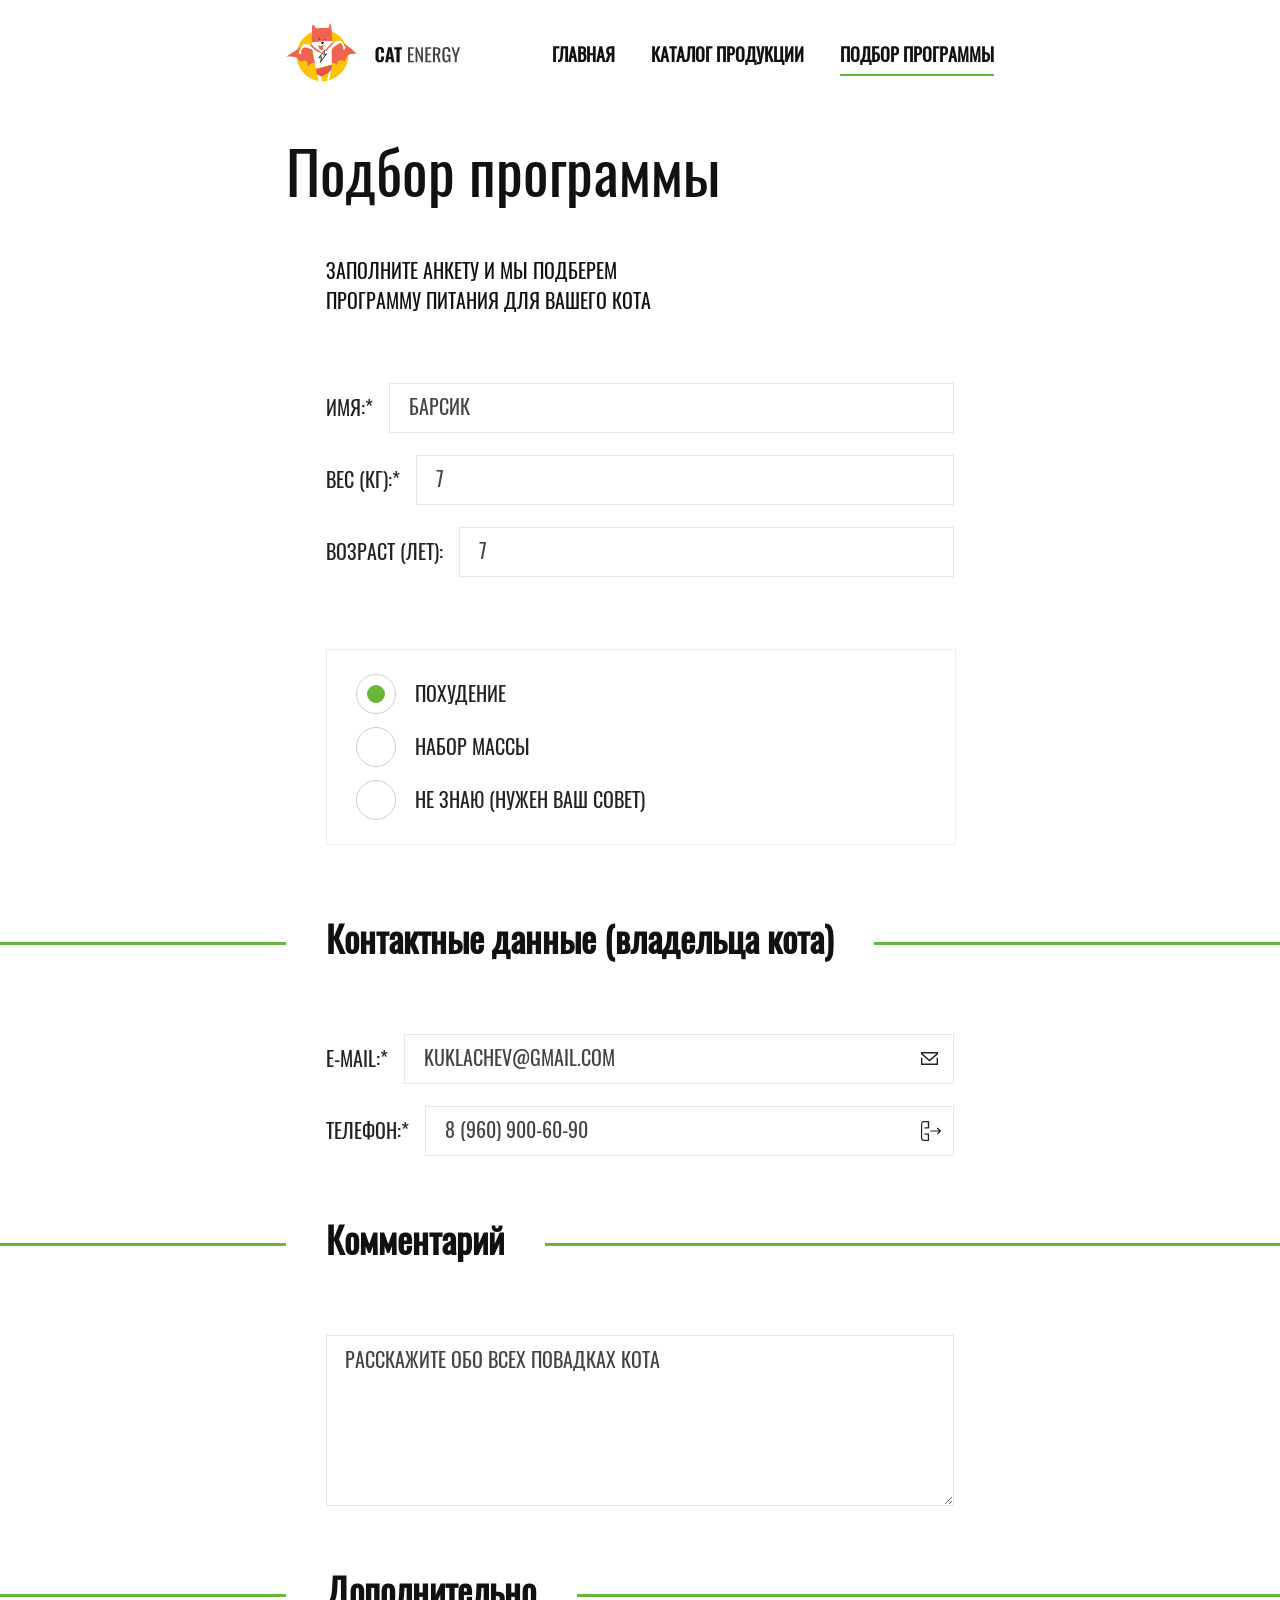
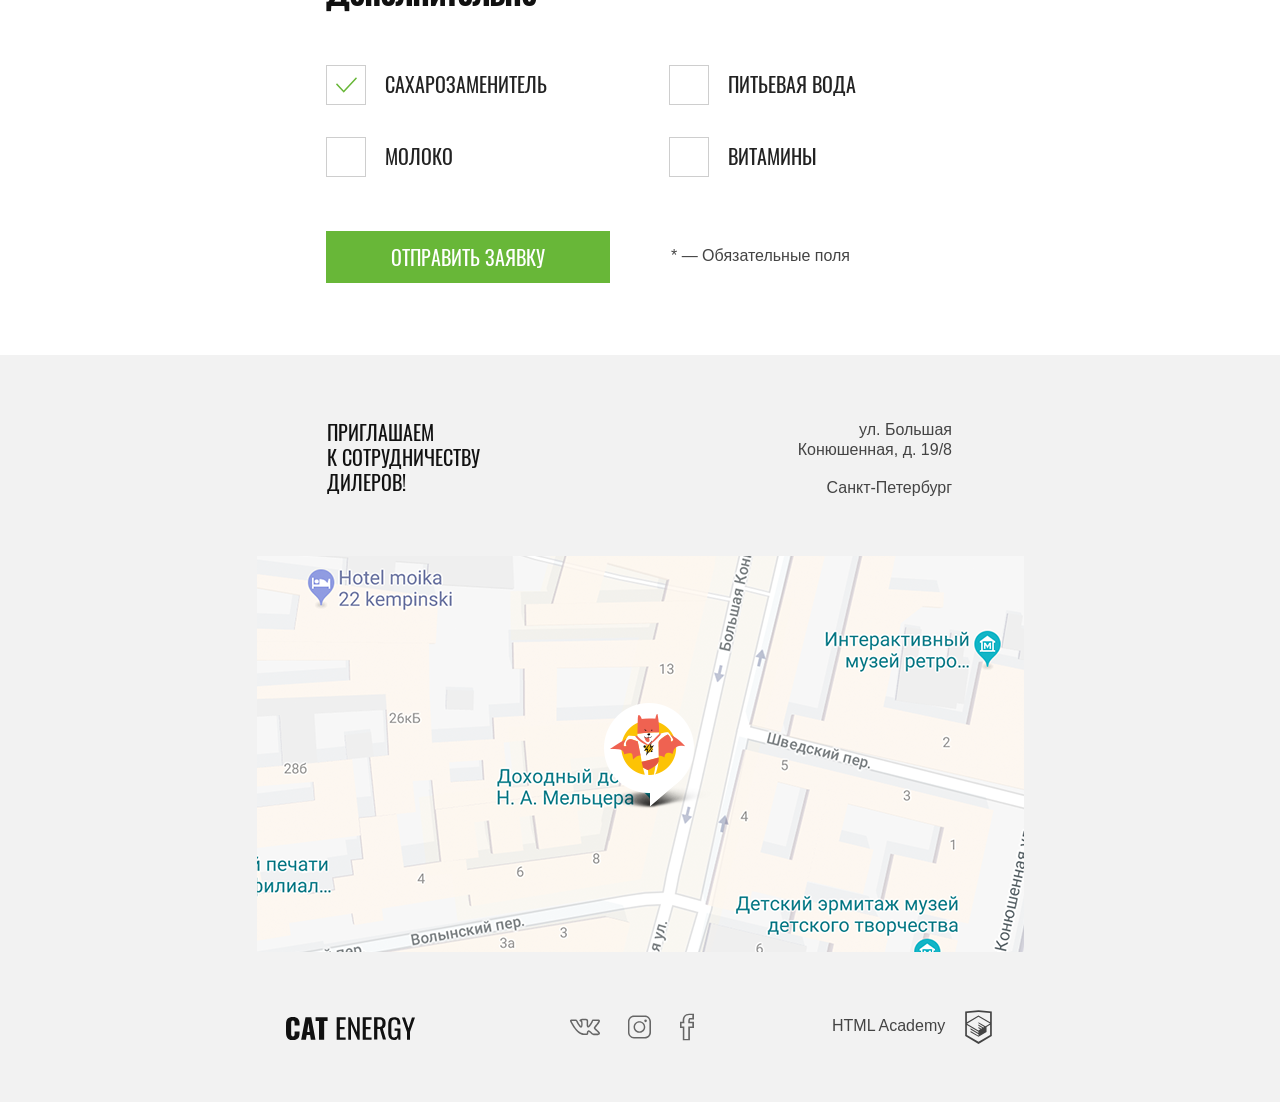
<file: Cat-Energy/form.html>
<!DOCTYPE html><html lang="ru"><head><meta charset="UTF-8"><meta name="viewport" content="width=device-width,initial-scale=1"><meta http-equiv="X-UA-Compatible" content="ie=edge"><title>HTML Academy: Кэт энерджи</title><link rel="preload" href="fonts/oswaldregular.woff2" as="font" crossorigin="anonymous"><link rel="preload" href="fonts/oswaldregular.woff" as="font" crossorigin="anonymous"><link rel="stylesheet" href="css/style.min.css"></head><body><div style="display: none"><svg xmlns="http://www.w3.org/2000/svg" xmlns:xlink="http://www.w3.org/1999/xlink"><symbol id="icon-academy" viewBox="10 10 40 40"><path d="M30.2 5H30L10.3 7.1v36.2L30 55l19.7-11.7V7.1L30.2 5zm17 36.8L30 52 12.8 41.8V27l17.1 10.2V39l-11.7-7v1.8L30 40.9v1.9l-11.8-7v1.8l11.8 7 11.9-7.1v-7.6l5.3-3.2v15.1zm-.1-17l-4.7 2.8-2.2 1.3-10.3-6.1v1.8l8.8 5.3h-.1l-.2.1-1.3.7-7.3-4.3v1.8l5.8 3.4-1.4.9-4.3-2.6v1.8l2.9 1.7-2.9 1.7-17-10.1 17-10.2 17.2 10zm.1-1.8L29.9 12.8 12.8 23V9.4L30 7.6l17.2 1.8V23z"></path></symbol><symbol id="icon-cat-pro" viewBox="0 0 134 56"><path d="M123.1 5.8c1.2-1.9 2.7-3.4 4.5-4.6 1-.7 1.6-.7 2.2.6.8 1.9 1.5 3.9.9 6-.2.8-.1 1.4.4 2.1.6.8 1.1 1.6 1.6 2.3 1.3 1.9 1.8 3.9.9 6.2-.4 1-.4 2-.2 3.1.2 1 .2 2 0 3-.3 1.6-1.1 2.7-2.7 3.2-1.3.3-2.4.9-3.2 2-.2.3-.5.5-.9.5-1.2.2-4.2-2.5-4.2-3.7v-.6c.1-3.6-.1-3.9-3.4-5.4-.7-.3-1.3-.6-1.8-1.2-.6-.8-1.4-.7-2.3-.4-.8.4-1.4.9-1.3 1.9.3 2.4.4 4.8.3 7.3 0 .3.1.6.2.8 3.1 4.5 4.3 9.8 5.8 14.9 1.2 3.9 3.4 6 7.4 6.3.6 0 1.3.2 1.9.3 1.8.3 2.9 1.5 3.4 3.2.7 2.1.3 2.6-1.8 2.6h-6.5c-.9 0-1.6-.2-2.3-.8-1-1-2.2-1.4-3.4-2-1.3-.6-2.6-1.3-3.4-2.6-1.1-1.7-2.6-3.1-4-4.5-2.8-2.9-5.8-5.7-8.4-8.7-1.9-2.2-3.2-4.6-3.2-7.6 0-.9-.2-1.3-1.2-.9-.3.2-.7.3-1 .3-2.8 0-4.2 1.7-5.2 4.2-.9 2.1-2.1 4.1-3.2 6.2-.5 1.1-1 2.6-1 4.2 0 2.4.6 3.2 2.8 4 1.4.5 2.7 1 3.4 2.4.8 1.6.6 2-1.1 2.1h-6.8c-.9 0-1.5-.3-1.9-1.1l-1.8-3c-1-1.7-1.4-3.4-.7-5.4.6-1.7.3-3.6.1-5.3-.4-2.6 0-4.9 1.7-7 .6-.7.6-1-.4-1.2-4.1-.8-8-2.3-11.8-4.1 0 0-.1 0-.1-.1-3.2-1.2-3.8-1-4.7 2.3-.8 2.8-1.6 5.6-2.2 8.5-.7 3.2.1 6.2 1.1 9.2.4 1.2 1.6 1.1 2.5 1.4 2 .6 3.7 1.4 4.5 3.5.7 1.6.6 1.8-1.1 1.8-1.7 0-3.4-.1-5.2 0-1.6.1-2.8-.5-4.2-1.4-4.8-3.2-6.2-8.1-6.6-13.4-.2-3.3-2-5.9-4.1-8.4-.4-.5-.8-.7-1.4-.3-2.1 1.3-4.5 2.1-6.7 3-4.8 1.8-9 4.6-12.2 8.8-1.2 1.5-1.9 3.2-2.2 5.1-.3 1.8.2 2.6 2 3.1 1.9.6 2.7 1.5 2.9 3.4.1.8-.2 1.2-1 1.2h-8.1c-.6 0-1-.4-1.3-.8-1.3-1.6-1.9-3.5-1.9-5.5-.1-3.5.3-6.9.9-10.3.4-2.1 1.4-3.8 3.4-4.8 5.9-2.8 9-8.1 11.8-13.6.6-1.1.1-1.3-.9-1.2-2.9.3-5.4 1.6-7.7 3.2-3 2.1-5.7 4.6-8.3 7.1-2.9 2.7-6.2 4.6-10.3 4.9C3.1 32.5-.3 28.4 0 21.8c.1-2.3.9-4.4 2.4-6.1 1.2-1.3 2.6-2 4.5-1.5 1.5.4 1.9 1.2 1.3 2.7-.3.6-.7 1.1-1 1.7-.4.6-.8 1.3-1 2-1.1 3 .4 5.1 3.5 5.4 3.3.3 6-1.1 8.5-3.1 3-2.4 5.7-5.2 8-8.3 3.7-4.8 8.5-7.3 14.4-8.1 2.3-.3 4.3-1.3 6.5-1.9 4.1-1.2 8.3-1.9 12.7-1.8 2 .1 3.9-.3 5.8-1.1 4.9-2 10-2 15.1-1 4 .8 8 1.8 11.9 2.8 2.2.5 4.7.3 7-.2 4.4-1 8.9-1.9 13.4-2 3-.1 5.9.4 8.6 1.7 2 .9 2 .9 1.5 2.8z"></path></symbol><symbol id="icon-cat-slim" viewBox="0 0 70 97"><path d="M54.8 0h-.4c-.7.4-1.1.9-1.4 1.6-.6 1.1-1 2.3-1.3 3.4-.2.8-.7 1.2-1.5 1.3-2.3.4-4 1.7-5.2 3.7-.7 1.3-1.3 2.6-1.8 3.9-1.4 3.7-2.5 7.5-3.8 11.2-.7 1.9-.8 1.9-2.7 1.9-2.3 0-2.1-.4-2.1 2.1 0 .8.2 1.2 1.1 1.2.3 0 .7-.1.8.2.1.3-.2.5-.4.7-1.2 1.3-2.7 2-4.3 2.4-1.9.5-3.8.9-5.7 1.5-4.7 1.6-9.1 3.8-12.6 7.6-2.1 2.3-3.5 5-4.7 7.8-3.8 8.7-5.6 17.8-7 27-.6 4.3-1.1 8.6-1.5 13C.2 92.7 0 94.8 0 97h33.3c.1-.5-.1-.9-.2-1.3-.7-1.8-2.1-2.7-3.8-3.1-.7-.2-.8-.4-.4-.9.7-.9 1.2-2 1.6-3.1 1.6-4.8 2.3-9.8 3.1-14.8.6-3.8 1.5-7.4 3.4-10.8 1.5-2.5 3.3-4.6 5.6-6.4.8-.6.9-.6 1 .4.1.7.1 1.4.2 2.2.3 4.7.3 9.5-.2 14.2-.3 3.7-.5 7.4-.2 11 .4 4.3 1.2 8.4 2.2 12.6h13.3c-.3-2.2-2.1-4-4.2-4.4-1.3-.2-2.5-.1-3.8.2-.6.1-.8 0-.9-.6-.4-5.3-.1-10.6 1-15.8 1.3-6 2.4-12.1 3.1-18.2.3-2.5 1-4.8 2.3-7 1.2-2.1 2.2-4.3 3.4-6.5.9-1.7 1.1-3.4.4-5.2-.3-.7-.5-1.4-.9-2.1-1-2-2-3.9-2.9-5.9-.5-1-.4-1.1.7-1.1 1.6 0 1.6 0 1.7-1.6v-.7c0-.7-.3-1.1-1-1h-1.5c-.7 0-.9-.3-.7-1 .6-2.3 2.8-4.1 5.1-4.4 2.2-.3 4.4 0 6.6.4.6.1 1 0 1.3-.6.4-1 .8-2 1.3-3 .2-.4.2-.8-.1-1.1-3.2-4.2-6.7-8-11.4-10.4-.5-.3-.8-.6-.9-1.1-.3-1.4-.7-2.8-1.3-4.2-.3-.7-.6-1.3-1.4-1.7z"></path></symbol><symbol id="icon-close" viewBox="0 0 18 18"><path d="M18 1.3L16.7 0 9 7.7 1.3 0 0 1.3 7.7 9 0 16.7 1.3 18 9 10.3l7.7 7.7 1.3-1.3L10.3 9z"></path></symbol><symbol id="icon-fb" viewBox="0 0 10 19"><path d="M7.1 19H2v-8.8H0V5.8h1.9c-.1-2 .2-3.4 1.1-4.4C3.8.5 5 .1 6.5 0H10v4.2H7.2c-.1.2-.2.8-.2 1.6h3v4.4H7.1V19zm-4-1h2.8V9.1h2.9V6.8H5.9v-.5c0-1.4 0-2.6.7-3.1l.1-.1h2.1V1H6.5c-1.2.1-2 .4-2.6 1-.8.8-1 2.3-.8 4.2l.1.6H1.1v2.3h2V18z"></path></symbol><symbol id="icon-gift" viewBox="0 0 55.5 60"><path d="M52.3 12.2h-7c.5-.7.8-1.4 1.1-2.2.6-2 .4-4.1-.6-5.9-1-1.8-2.6-3.1-4.6-3.7-2-.6-4.1-.4-5.9.6-3.6 2-6.2 6.1-7.6 9-1.4-2.9-4-7.1-7.6-9-3.8-2-8.5-.6-10.5 3.1-1.4 2.7-1.2 5.8.5 8.1h-7c-1.7 0-3.1 1.4-3.1 3.1v9.4c0 1.7 1.4 3.1 3.1 3.1H4v26.1c0 3.3 2.7 6 6 6h35.5c3.3 0 6-2.7 6-6V27.8h.8c1.7 0 3.1-1.4 3.1-3.1v-9.4c.1-1.7-1.3-3.1-3.1-3.1zM36.5 3c1.3-.7 2.7-.8 4.1-.4 1.3.4 2.4 1.3 3.1 2.6.7 1.3.8 2.7.4 4.1-.4 1.2-1.1 2.2-2.2 2.9H29.4C30.5 9.6 33 5 36.5 3zM11.7 5.2C13.2 2.6 16.4 1.6 19 3c3.5 1.9 6 6.6 7.1 9.1H13.5c-2.3-1.4-3.1-4.5-1.8-6.9zm14.8 22.6v13.7H6.4V27.8h20.1zM6.4 53.9v-10h20.2v13.7H10c-2 0-3.6-1.7-3.6-3.7zm39.1 3.7H28.9V43.9h20.2v10c0 2-1.6 3.7-3.6 3.7zm3.6-16.1H28.9V27.8h20.2v13.7zm4-16.8c0 .4-.3.7-.7.7H3.2c-.4 0-.7-.3-.7-.7v-9.4c0-.4.3-.7.7-.7h49.2c.4 0 .7.3.7.7v9.4z"></path></symbol><symbol id="icon-insta" viewBox="0 0 16.1 16"><path class="st0" d="M11.8 1C13.6 1 15 2.4 15 4.2v7.7c0 1.7-1.4 3.1-3.1 3.1H4.2C2.4 15 1 13.6 1 11.8V4.2C1 2.4 2.4 1 4.2 1h7.6m0-1H4.2C1.9 0 0 1.9 0 4.2v7.7C0 14.1 1.9 16 4.2 16h7.7c2.3 0 4.2-1.9 4.2-4.2V4.2C16 1.9 14.1 0 11.8 0z"></path><path class="st0" d="M8 4.9c1.7 0 3.1 1.4 3.1 3.1S9.7 11.1 8 11.1 4.9 9.7 4.9 8 6.3 4.9 8 4.9m0-1C5.7 3.9 3.9 5.7 3.9 8s1.8 4.1 4.1 4.1 4.1-1.8 4.1-4.1S10.3 3.9 8 3.9z"></path><circle class="st0" cx="12.3" cy="3.7" r=".9"></circle></symbol><symbol id="icon-mail" viewBox="0 0 17 13"><path d="M15.6 11.6H1.4V5.8H0V13h17V5.8h-1.4v5.8zM0 0v2.3l8.5 7.1L17 2.3V0H0zm15.6 1.6L8.5 7.5 1.4 1.6v-.2h14.2v.2z"></path></symbol><symbol id="icon-mobile-menu" viewBox="0 0 24 18"><path d="M0 16h24v2H0zm0-8h24v2H0zm0-8h24v2H0z"></path></symbol><symbol id="icon-phone" viewBox="0 0 20 20"><path d="M17.9 9.4H9.4v1.2h8.5l-2.1 2.1.9.9 3.1-3.1c.2-.2.2-.6 0-.9l-3.1-3.1-.9.9 2.1 2zm-9.8 10v-6.2c0-.3-.3-.6-.6-.6H3.1c0 .7.6 1.2 1.2 1.2h2.5v5H3.1c-1 .1-1.8-.7-1.9-1.7v-14c0-1 .8-1.8 1.7-1.8h3.9v5H4.4c-.7 0-1.2.6-1.2 1.2h4.4c.3 0 .6-.3.6-.6V.6C8.1.3 7.8 0 7.5 0H3.1C1.5-.1.1 1.2 0 2.9v13.9c-.1 1.7 1.2 3.1 2.9 3.1h4.6c.3.1.6-.2.6-.5z"></path></symbol><symbol id="icon-plus-mobile" viewBox="0 0 30 30"><path fill="#231f20" d="M30 14H16V0h-2v14H0v2h14v14h2V16h14z"></path></symbol><symbol id="icon-plus" viewBox="0 0 60 60"><path fill="#231f20" d="M60 29.5H30.5V0h-1v29.5H0v1h29.5V60h1V30.5H60z"></path></symbol><symbol id="icon-right-arrow-long" viewBox="0 0 24.2 11"><path fill="#3f4242" d="M17.6 0l6.6 5.5-6.6 5.5V6.6H0V4.4h17.6z"></path></symbol><symbol id="icon-right-arrow-verylong" viewBox="0 0 32 11"><path fill="#3f4242" d="M25.4 0L32 5.5 25.4 11V6.6H0V4.4h25.4z"></path></symbol><symbol id="icon-tick" viewBox="0 0 21.1 15.5"><path d="M20.1 0L7.7 13.3 1 6.1 0 7.2l7.6 8.2.1.1L21 1.2l.1-.1z"></path></symbol><symbol id="icon-vk" viewBox="0 0 22 12"><path d="M17.6 12c-.3 0-.9-.1-1.5-.5-.5-.3-.9-.7-1.3-1.2-.3-.3-.9-.9-1.1-.9-.2.1-.4.7-.3 1.2 0 .1 0 .6-.3.9-.3.3-.8.4-.9.4h-1.4c-.7 0-3.2-.2-5.4-2.3C2.5 7.1.2 2.2.1 2 0 1.6-.1 1.2.2.9s.8-.4 1-.4h3.1c.1 0 .4.1.7.3.3.2.4.5.5.6.7 1.5 1.5 2.8 2.6 4 .1-.4.2-1.4.1-2.3 0-.4-.1-.8-.2-1-.1-.1-.3-.2-.5-.2l-.6-.5c0-.5.5-.9.9-1.1.5-.2 1.3-.3 2.3-.3h.5c.9 0 1.2.1 1.6.1 1.2.3 1.2 1.3 1.1 2.5v1.6c0 .3 0 .8.1 1 .2-.1.6-.5 1.5-1.9.6-.9 1-1.9 1.1-2.1.1-.3.4-.7 1.2-.7h3.4c.7 0 1.2.2 1.3.7.2.5.1 1.3-1.7 3.5-.3.3-.5.6-.7.9-.5.4-.9 1-.9 1.1s.5.5.9.9c1.1.9 1.9 1.7 2.2 2.3.4.6.3 1 .2 1.3-.3.7-1.2.7-1.4.8h-2.9zm-3.9-3.7c.7 0 1.2.6 1.8 1.2.4.4.7.8 1.1 1 .5.3 1 .3 1 .3h2.9c.1 0 .3-.1.4-.1 0 0 0-.1-.1-.1-.3-.5-1-1.3-2-2.1-.9-.7-1.3-1.1-1.4-1.7 0-.6.4-1.1 1.2-2.1.2-.2.4-.5.7-.8 1.1-1.4 1.4-2 1.5-2.3h-3.9c0 .4-.5 1.5-1.1 2.4-1.4 2.1-2 2.4-2.5 2.4-.1 0-.3 0-.4-.1-.7-.4-.7-1.4-.7-2.1V2.6c.1-1.3 0-1.3-.3-1.4-.3-.1-.5-.1-1.4-.1H10c-.5 0-1 0-1.4.1l.2.2c.4.5.4 1.5.4 1.7.1 1.3 0 2.9-.7 3.3-.1 0-.2.1-.4.1-.6 0-1.3-.7-2.5-2.5C5 2.9 4.5 1.8 4.5 1.8s0-.1-.1-.1-.2-.1-.2-.1h-3c.4.9 2.5 5 4.8 7.2 2 1.9 4.3 2 4.7 2h1.4s.2 0 .2-.1v-.1c0-.2 0-2 1.2-2.3h.2z"></path></symbol></svg></div><header class="page-header"><div class="wrapper"><a class="page-header__logo logo" href="index.html"><picture><source media="(min-width: 1300px)" srcset="img/logo-desktop.svg"><source media="(min-width: 738px)" srcset="img/logo-tablet.svg"><img class="page-header__logo-image" src="img/logo-mobile.svg" width="193" height="40" alt="Логотип Cat Energy"></picture></a></div><button class="page-header__menu-toggle" onclick="showMenu()" type="button"><span class="visually-hidden">Открыть меню</span></button><nav class="main-nav"><ul class="main-nav__list site-list"><li class="site-list__item"><a class="site-list__link" href="index.html">Главная</a></li><li class="site-list__item"><a class="site-list__link" href="catalog.html">Каталог продукции</a></li><li class="site-list__item"><a class="site-list__link site-list__link--active">Подбор программы</a></li></ul></nav></header><main class="page-main"><form class="form" action="https://echo.htmlacademy.ru" method="post"><div class="form__wrapper wrapper"><h1 class="form__title section-title">Подбор программы</h1><p class="form__text">Заполните анкету и мы подберем программу питания для вашего кота</p></div><fieldset class="form__fieldset"><div class="form__wrapper form__flex-wrapper wrapper"><ul class="form__input-list form__half-width"><li><label class="form__label" for="cat-name">Имя:*</label> <input class="form__input" type="text" name="cat-name" id="cat-name" placeholder="Барсик" value="Барсик" required=""></li><li><label class="form__label" for="cat-weight">Вес (кг):*</label> <input class="form__input" type="number" name="cat-weight" id="cat-weight" min="0" placeholder="7" value="7" required=""></li><li><label class="form__label" for="cat-age">Возраст (лет):</label> <input class="form__input" type="number" name="cat-age" id="cat-age" min="0" placeholder="7" value="7"></li></ul><ul class="form__radio-group form__half-width"><li><input class="form__radio visually-hidden" type="radio" name="fit-programm" id="losing-weight" value="losing-weight" checked=""> <label class="form__label" for="losing-weight">Похудение</label></li><li><input class="form__radio visually-hidden" type="radio" name="fit-programm" id="mass-gain" value="mass-gain"> <label class="form__label" for="mass-gain">Набор массы</label></li><li><input class="form__radio visually-hidden" type="radio" name="fit-programm" id="need-advice" value="need-advice"> <label class="form__label" for="need-advice">Не знаю (нужен ваш совет)</label></li></ul></div></fieldset><fieldset class="form__fieldset cat-owner"><div class="form__wrapper wrapper"><h2 class="form__legend">Контактные данные (владельца кота)</h2><ul class="form__input-list form__flex-wrapper"><li class="form__half-width form__mail"><label class="form__label" for="email">E-mail:*</label> <input class="form__input" type="email" name="user-email" id="email" placeholder="Kuklachev@gmail.com" value="Kuklachev@gmail.com" required=""> <svg class="form__icon form__icon--mail" width="19" height="13"><use xlink:href="img/sprite.svg#icon-mail"></use></svg></li><li class="form__half-width form__phone"><label class="form__label" for="user-phone">Телефон:*</label> <input class="form__input" type="tel" name="user-phone" id="user-phone" placeholder="8 (960) 900-60-90" value="8 (960) 900-60-90" required=""> <svg class="form__icon form__icon--phone" width="20" height="20"><use xlink:href="img/sprite.svg#icon-phone"></use></svg></li></ul></div></fieldset><fieldset class="form__fieldset"><div class="form__wrapper wrapper"><h2 class="form__legend">Комментарий</h2><textarea class="form__textarea" name="commentary" placeholder="Расскажите обо всех повадках кота"></textarea></div></fieldset><fieldset class="form__fieldset"><div class="form__wrapper wrapper"><h2 class="form__legend">Дополнительно</h2><ul class="form__input-list form__checkbox-list form__flex-wrapper"><li><input class="form__checkbox visually-hidden" type="checkbox" name="sugar-substitute" id="sugar-substitute" checked=""> <label class="form__label" for="sugar-substitute">Сахарозаменитель</label></li><li><input class="form__checkbox visually-hidden" type="checkbox" name="water" id="water"> <label class="form__label" for="water">Питьевая вода</label></li><li><input class="form__checkbox visually-hidden" type="checkbox" name="milk" id="milk"> <label class="form__label" for="milk">Молоко</label></li><li><input class="form__checkbox visually-hidden" type="checkbox" name="vitamines" id="vitamines"> <label class="form__label" for="vitamines">Витамины</label></li></ul><div class="form__submit"><button class="form__btn btn" type="submit">Отправить заявку</button> <small class="form__small-text">* &mdash; Обязательные поля</small></div></div></fieldset></form></main><footer class="page-footer page-footer--grey"><div class="wrapper"><div class="page-footer__top page-footer__top-wrapper"><b class="page-footer__promo">Приглашаем<br>к сотрудничеству дилеров!</b><address class="page-footer__address">ул. Большая Конюшенная, д. 19/8 <span>Санкт-Петербург</span></address></div></div><div class="page-footer__map"><div class="page-footer__google-map" id="map"></div><div class="page-footer__static-map"></div></div><div class="page-footer__bottom"><div class="page-footer__bottom-wrapper wrapper"><a class="page-footer__logo-link" href="index.html"><img class="page-footer__logo-image" src="img/logo-footer.svg" alt="Логотип Cat Energy" width="130" height="25"></a><div class="page-footer__social social"><ul class="social__list"><li class="social__item"><a class="social__link" href="#"><svg class="social__icon social__icon--vkontakte" width="22" height="19"><use xlink:href="img/sprite.svg#icon-vk"></use></svg> Vkontakte</a></li><li class="social__item"><a class="social__link" href="#"><svg class="social__icon social__icon--instagram" width="16.1" height="19"><use xlink:href="img/sprite.svg#icon-insta"></use></svg> Instagram</a></li><li class="social__item"><a class="social__link" href="#"><svg class="social__icon social__icon--facebook" width="10" height="19"><use xlink:href="img/sprite.svg#icon-fb"></use></svg> Facebook</a></li></ul></div><div class="page-footer__copyright copyright"><a class="copyright__link" href="https://htmlacademy.ru/intensive/adaptive">HTML Academy <svg class="copyright__icon" width="27" height="34"><use xlink:href="img/sprite.svg#icon-academy"></use></svg></a></div></div></div></footer><script src="js/app.js"></script><script src="https://api-maps.yandex.ru/2.1/?apikey=c6715957-8d15-4351-a71c-9a0cc9134d78&lang=ru_RU" type="text/javascript"></script><script src="js/map.js"></script><script async="" src="js/picturefill.min.js"></script><script src="js/svg4everybody.js"></script><script>svg4everybody();</script></body></html>
</file>
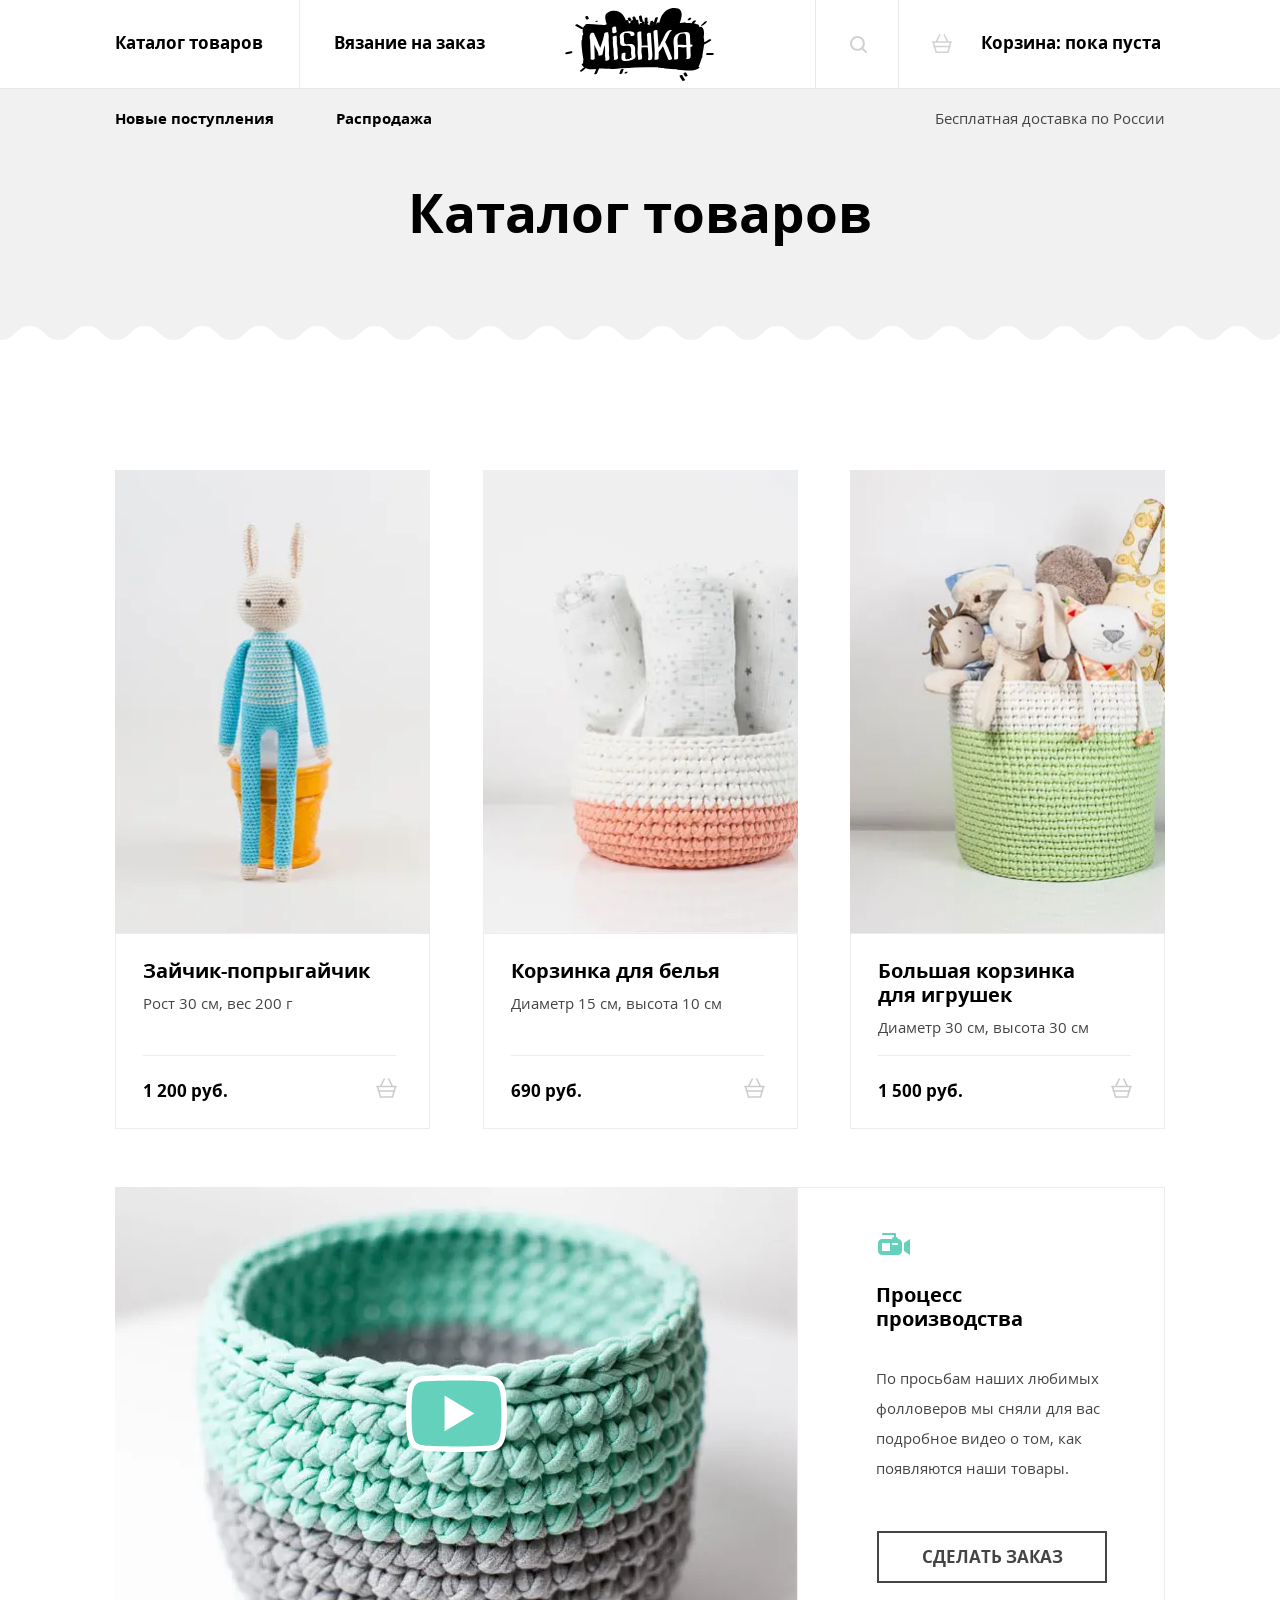
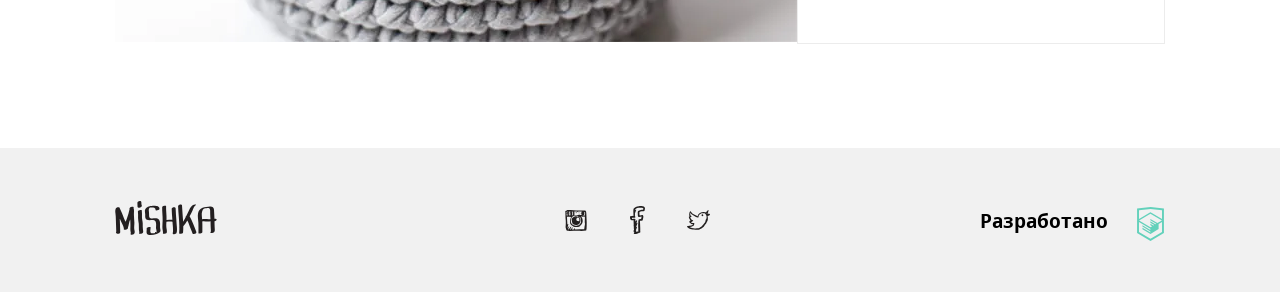
<file: Mishka/catalog.html>
<!DOCTYPE html><html lang="ru"><head><meta charset="UTF-8"><meta name="viewport" content="width=device-width,initial-scale=1"><meta http-equiv="X-UA-Compatible" content="ie=edge"><link rel="stylesheet" href="css/style.min.css"><title>Мишка</title></head><body><div style="display: none;"><include src="build/img/sprite.svg"></include></div><header class="page-header"><div class="page-header__wrapper"><div class="page-header__logo"><a href="index.html"><picture><source media="(min-width: 1150px)" srcset="img/logo-desktop.svg"><source media="(min-width: 738px)" srcset="img/logo-tablet.svg"><img class="page-header__logo-image" src="img/logo-mobile.svg" width="85" height="35" alt="Логотип магазина 'Mishka'"></picture></a></div><button class="page-header__menu-toggle" id="page-header__menu-toggle" onclick="showMenu()" type="button"><span class="visually-hidden">Открыть меню</span></button><nav class="main-nav main-nav--opened" id="main-nav"><ul class="main-nav__list site-list"><li class="site-list__item"><a class="site-list__link">Каталог товаров</a></li><li class="site-list__item"><a class="site-list__link" href="form.html">Вязание на заказ</a></li><li class="site-list__item site-list__info">Бесплатная доставка по России</li></ul></nav><div class="search-and-cart search-and-cart--opened site-list" id="search-and-cart"><form class="search site-list__item"><div class="search__wrapper"><button class="search__btn" type="submit">Поиск по сайту <svg class="search__btn-icon" width="18" height="18"><use xlink:href="img/sprite.svg#icon-search"></use></svg></button> <input class="search__input" type="search" id="search" placeholder="Поиск по сайту"></div></form><div class="cart site-list__item"><a class="cart__link site-list__link" href="#"><svg class="cart__link-icon" width="24" height="19"><use xlink:href="img/sprite.svg#icon-cart"></use></svg> <span class="cart__name">Корзина: </span><span class="cart__volume">пока пуста</span></a></div></div><ul class="main-nav__additional-links"><li><a class="main-nav__additional-link" href="#">Новые поступления</a></li><li><a class="main-nav__additional-link" href="#">Распродажа</a></li></ul></div></header><main class="page-main"><div class="modal" id="modal"><div class="modal__content"><h2 class="modal__title">Добавить в корзину</h2><div class="modal__wrapper"><p class="modal__text">Выберите размер:</p><ul class="modal__size-list"><li><input class="modal__input visually-hidden" type="radio" name="size" id="size-S" value="size-S" checked="checked"> <label class="modal__label" for="size-S">S</label></li><li><input class="modal__input visually-hidden" type="radio" name="size" id="size-M" value="size-M"> <label class="modal__label" for="size-M">M</label></li><li><input class="modal__input visually-hidden" type="radio" name="size" id="size-L" value="size-L"> <label class="modal__label" for="size-L">L</label></li></ul><button class="btn modal__btn" type="submit">Добавить</button></div></div></div><section class="catalog"><div class="catalog__wrapper"><h1 class="catalog__title">Каталог товаров</h1></div><div class="wrapper"><ul class="catalog__list"><li class="catalog__item item-card"><a class="item-card__link" href="#"><picture><source media="(min-width: 1150px)" srcset="img/photo-hare-desktop@2x.webp 2x, img/photo-hare-desktop@1x.webp"><source media="(min-width: 738px)" srcset="img/photo-hare-tablet@2x.webp 2x, img/photo-hare-tablet@1x.webp"><source srcset="img/photo-hare-mobile@2x.webp 2x, img/photo-hare-mobile@1x.webp"><source media="(min-width: 1150px)" srcset="img/photo-hare-desktop@2x.jpg 2x, img/photo-hare-desktop@1x.jpg"><source media="(min-width: 738px)" srcset="img/photo-hare-tablet@2x.jpg 2x, img/photo-hare-tablet@1x.jpg"><img class="item-card__image" srcset="img/photo-hare-mobile@2x.jpg 2x" src="img/photo-hare-mobile@1x.jpg" width="260" height="195" alt="Фото товара 'Зайчик-попрыгайчик'"></picture></a><div class="item-card__description"><a href="#"><h3 class="item-card__title">Зайчик-попрыгайчик</h3></a><p class="item-card__text">Рост 30 см, вес 200 г</p><b class="item-card__price">1 200 руб.</b> <a class="item-card__btn" href="#" onclick="showModal()"><svg class="item-card__btn-icon" width="21" height="20"><use xlink:href="img/sprite.svg#icon-cart"></use></svg> В корзину</a></div></li><li class="catalog__item item-card"><a class="item-card__link" href="#"><picture><source media="(min-width: 1150px)" srcset="img/photo-bowl-desktop@2x.webp 2x, img/photo-bowl-desktop@1x.webp"><source media="(min-width: 738px)" srcset="img/photo-bowl-tablet@2x.webp 2x, img/photo-bowl-tablet@1x.webp"><source srcset="img/photo-bowl-mobile@2x.webp 2x, img/photo-bowl-mobile@1x.webp"><source media="(min-width: 1150px)" srcset="img/photo-bowl-desktop@2x.jpg 2x, img/photo-bowl-desktop@1x.jpg"><source media="(min-width: 738px)" srcset="img/photo-bowl-tablet@2x.jpg 2x, img/photo-bowl-tablet@1x.jpg"><img class="item-card__image" srcset="img/photo-bowl-mobile@2x.jpg 2x" src="img/photo-bowl-mobile@1x.jpg" width="260" height="195" alt="Фото товара 'Корзина для белья'"></picture></a><div class="item-card__description"><a href="#"><h3 class="item-card__title">Корзинка для белья</h3></a><p class="item-card__text">Диаметр 15 см, высота 10 см</p><b class="item-card__price">690 руб.</b> <a class="item-card__btn" href="#" onclick="showModal()"><svg class="item-card__btn-icon" width="21" height="20"><use xlink:href="img/sprite.svg#icon-cart"></use></svg> В корзину</a></div></li><li class="catalog__item item-card"><a class="item-card__link" href="#"><picture><source media="(min-width: 1150px)" srcset="img/photo-toys-desktop@2x.webp 2x, img/photo-toys-desktop@1x.webp"><source media="(min-width: 738px)" srcset="img/photo-toys-tablet@2x.webp 2x, img/photo-toys-tablet@1x.webp"><source srcset="img/photo-toys-mobile@2x.webp 2x, img/photo-toys-mobile@1x.webp"><source media="(min-width: 1150px)" srcset="img/photo-toys-desktop@2x.jpg 2x, img/photo-toys-desktop@1x.jpg"><source media="(min-width: 738px)" srcset="img/photo-toys-tablet@2x.jpg 2x, img/photo-toys-tablet@1x.jpg"><img class="item-card__image" srcset="img/photo-toys-mobile@2x.jpg 2x" src="img/photo-toys-mobile@1x.jpg" width="260" height="195" alt="Фото товара 'Большая корзинка для игрушек'"></picture></a><div class="item-card__description"><a href="#"><h3 class="item-card__title">Большая корзинка для игрушек</h3></a><p class="item-card__text">Диаметр 30 см, высота 30 см</p><b class="item-card__price">1 500 руб.</b> <a class="item-card__btn" href="#" onclick="showModal()"><svg class="item-card__btn-icon" width="21" height="20"><use xlink:href="img/sprite.svg#icon-cart"></use></svg> В корзину</a></div></li></ul></div></section><section class="production"><div class="production__flex-wrapper wrapper"><h2 class="production__title"><svg class="production__title-icon" width="32" height="32"><use xlink:href="img/sprite.svg#icon-video"></use></svg> Процесс производства</h2><figure class="production__video"></figure><button class="production__play-btn" type="button"><svg class="production__play-icon" width="101" height="77"><use xlink:href="img/sprite.svg#icon-play"></use></svg></button><p class="production__text">По просьбам наших любимых фолловеров мы сняли для вас подробное видео о том, как появляются наши товары.</p><a class="production__btn btn" href="#">Сделать заказ</a></div></section></main><footer class="page-footer"><div class="page-footer__flex-wrapper wrapper"><div class="page-footer__logo"><a href="index.html"><svg class="page-footer__logo-image" width="85" height="35"><use xlink:href="img/sprite.svg#icon-logo"></use></svg></a></div><div class="page-footer__social social"><ul class="social__list"><li class="social__item"><a class="social__link social__link--instagram" href="#"><svg class="social__link-icon social__link-icon--instagram" width="22" height="21"><use xlink:href="img/sprite.svg#icon-insta"></use></svg> Instagram</a></li><li class="social__item"><a class="social__link social__link--facebook" href="#"><svg class="social__link-icon social__link-icon--facebook" width="15" height="28"><use xlink:href="img/sprite.svg#icon-fb"></use></svg> Facebook</a></li><li class="social__item"><a class="social__link social__link--twitter" href="#"><svg class="social__link-icon social__link-icon--twitter" width="23" height="20"><use xlink:href="img/sprite.svg#icon-twitter"></use></svg> Twitter</a></li></ul></div><div class="page-footer__copyright copyright"><a class="copyright__link" href="https://up.htmlacademy.ru/adaptive/18"><span class="copyright-text">Разработано</span> HTML Academy <svg class="copyright__link-icon" width="27" height="34"><use xlink:href="img/sprite.svg#icon-htmlacademy"></use></svg></a></div></div></footer><script src="js/main.js"></script><script src="js/picturefill.min.js"></script><script src="js/svg4everybody.js"></script><script>svg4everybody();</script></body></html>
</file>
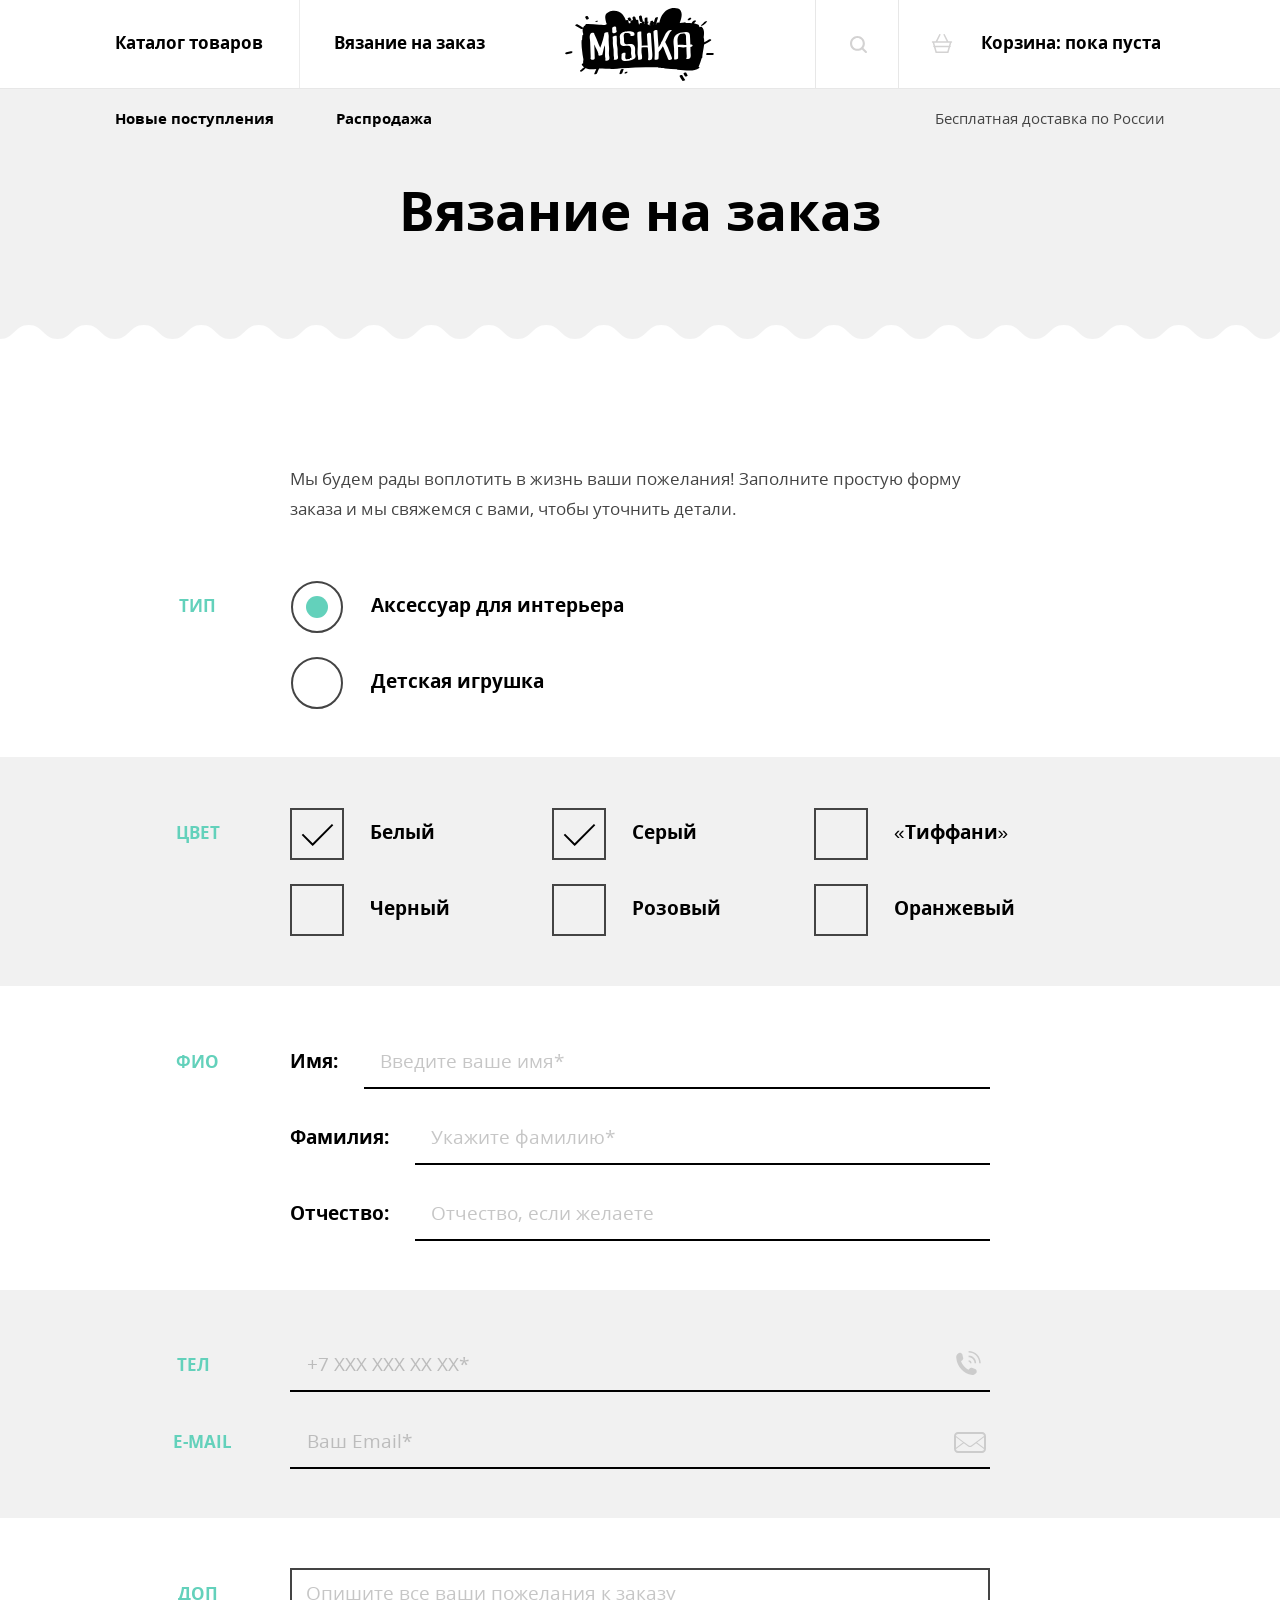
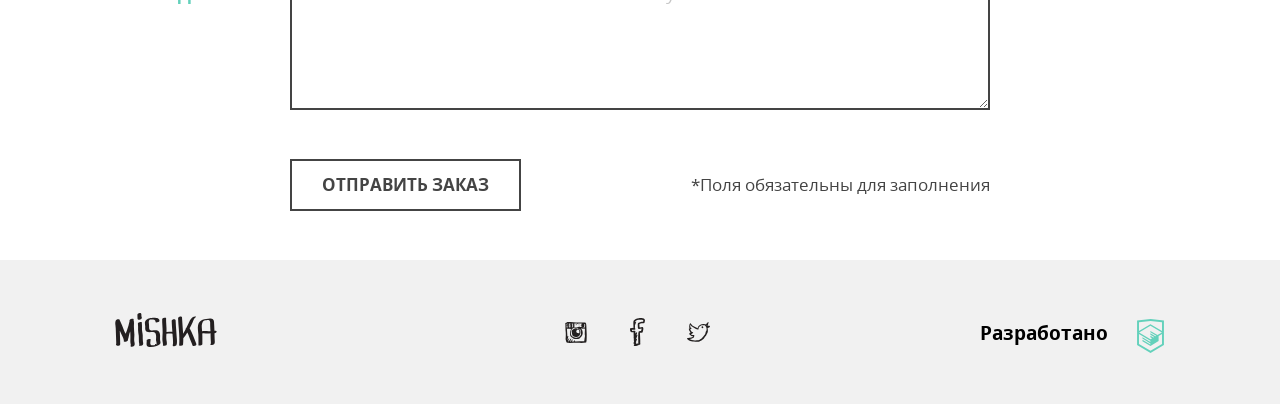
<file: Mishka/form.html>
<!DOCTYPE html><html lang="ru"><head><meta charset="UTF-8"><meta name="viewport" content="width=device-width,initial-scale=1"><meta http-equiv="X-UA-Compatible" content="ie=edge"><link rel="stylesheet" href="css/style.min.css"><title>Мишка</title></head><body><div style="display: none;"><include src="build/img/sprite.svg"></include></div><header class="page-header"><div class="page-header__wrapper"><div class="page-header__logo"><a href="index.html"><picture><source media="(min-width: 1150px)" srcset="img/logo-desktop.svg"><source media="(min-width: 738px)" srcset="img/logo-tablet.svg"><img class="page-header__logo-image" src="img/logo-mobile.svg" width="85" height="35" alt="Логотип магазина 'Mishka'"></picture></a></div><button class="page-header__menu-toggle" id="page-header__menu-toggle" onclick="showMenu()" type="button"><span class="visually-hidden">Открыть меню</span></button><nav class="main-nav main-nav--opened" id="main-nav"><ul class="main-nav__list site-list"><li class="site-list__item"><a class="site-list__link" href="catalog.html">Каталог товаров</a></li><li class="site-list__item"><a class="site-list__link">Вязание на заказ</a></li><li class="site-list__item site-list__info">Бесплатная доставка по России</li></ul></nav><div class="search-and-cart search-and-cart--opened site-list" id="search-and-cart"><form class="search site-list__item"><div class="search__wrapper"><button class="search__btn" type="submit">Поиск по сайту <svg class="search__btn-icon" width="18" height="18"><use xlink:href="img/sprite.svg#icon-search"></use></svg></button> <input class="search__input" type="search" id="search" placeholder="Поиск по сайту"></div></form><div class="cart site-list__item"><a class="cart__link site-list__link" href="#"><svg class="cart__link-icon" width="24" height="19"><use xlink:href="img/sprite.svg#icon-cart"></use></svg> <span class="cart__name">Корзина: </span><span class="cart__volume">пока пуста</span></a></div></div><ul class="main-nav__additional-links"><li><a class="main-nav__additional-link" href="#">Новые поступления</a></li><li><a class="main-nav__additional-link" href="#">Распродажа</a></li></ul></div></header><main class="page-main"><form class="form" action="https://echo.htmlacademy.ru" method="post"><div class="form__title-wrapper"><h1 class="form__title">Вязание на заказ</h1></div><div class="form__wrapper"><p class="form__description">Мы будем рады воплотить в жизнь ваши пожелания! Заполните простую форму заказа и мы свяжемся с вами, чтобы уточнить детали.</p></div><fieldset class="form__fieldset type"><div class="wrapper form__fieldset-wrapper"><h2 class="form__legend">Тип</h2><ul class="type__list"><li><input class="form__radio visually-hidden" type="radio" name="type" id="accessoir" value="accessoir" checked="checked"> <label class="form__label type__label" for="accessoir">Аксессуар для интерьера</label></li><li><input class="form__radio visually-hidden" type="radio" name="type" id="toy" value="toy"> <label class="form__label type__label" for="toy">Детская игрушка</label></li></ul></div></fieldset><fieldset class="form__fieldset form__fieldset--grey color"><div class="wrapper form__fieldset-wrapper"><h2 class="form__legend">Цвет</h2><ul class="color__list"><li><input class="form__checkbox visually-hidden" type="checkbox" id="white" name="white" checked="checked"> <label class="form__label color__label" for="white">Белый</label></li><li><input class="form__checkbox visually-hidden" type="checkbox" id="grey" name="grey" checked="checked"> <label class="form__label color__label" for="grey">Серый</label></li><li><input class="form__checkbox visually-hidden" type="checkbox" id="tiffany" name="tiffany"> <label class="form__label color__label" for="tiffany">&laquo;Тиффани&raquo;</label></li><li><input class="form__checkbox visually-hidden" type="checkbox" id="black" name="black"> <label class="form__label color__label" for="black">Черный</label></li><li><input class="form__checkbox visually-hidden" type="checkbox" id="pink" name="pink"> <label class="form__label color__label" for="pink">Розовый</label></li><li><input class="form__checkbox visually-hidden" type="checkbox" id="orange" name="orange"> <label class="form__label color__label" for="orange">Оранжевый</label></li></ul></div></fieldset><fieldset class="form__fieldset name"><div class="wrapper form__fieldset-wrapper"><h2 class="form__legend">ФИО</h2><ul class="name__list"><li><label class="form__label name__label" for="name">Имя:</label> <input class="form__input name__input" type="text" id="name" name="name" placeholder="Введите ваше имя*" required></li><li><label class="form__label name__label" for="lastname">Фамилия:</label> <input class="form__input name__input" type="text" id="lastname" name="lastname" placeholder="Укажите фамилию*" required></li><li><label class="form__label name__label" for="patronymic">Отчество:</label> <input class="form__input name__input" type="text" id="patronymic" name="patronymic" placeholder="Отчество, если желаете"></li></ul></div></fieldset><fieldset class="form__fieldset form__fieldset--grey phone"><div class="wrapper form__fieldset-wrapper"><h2 class="form__legend phone__title">Тел</h2><input class="form__input" type="tel" id="tel" placeholder="+7 XXX XXX XX XX*" required> <label for="tel"><svg class="form__phone-icon" width="25" height="24"><use xlink:href="img/sprite.svg#icon-phone"></use></svg></label></div></fieldset><fieldset class="form__fieldset form__fieldset--grey email"><div class="wrapper form__fieldset-wrapper"><h2 class="form__legend email__title">E-mail</h2><input class="form__input" type="email" id="email" placeholder="Ваш Email*" required> <label for="email"><svg class="form__email-icon" width="36" height="32"><use xlink:href="img/sprite.svg#icon-email"></use></svg></label></div></fieldset><fieldset class="form__fieldset additional"><div class="wrapper form__fieldset-wrapper"><h2 class="form__legend additional__title">Доп</h2><textarea class="form__textarea" name="additional" id="additional" cols="20" rows="6" placeholder="Опишите все ваши пожелания к заказу"></textarea></div></fieldset><div class="wrapper form__flex-wrapper"><p class="form__text">*Поля обязательны для заполнения</p><button class="form__btn btn" type="submit">Отправить заказ</button></div></form></main><footer class="page-footer"><div class="page-footer__flex-wrapper wrapper"><div class="page-footer__logo"><a href="index.html"><svg class="page-footer__logo-image" width="85" height="35"><use xlink:href="img/sprite.svg#icon-logo"></use></svg></a></div><div class="page-footer__social social"><ul class="social__list"><li class="social__item"><a class="social__link social__link--instagram" href="#"><svg class="social__link-icon social__link-icon--instagram" width="22" height="21"><use xlink:href="img/sprite.svg#icon-insta"></use></svg> Instagram</a></li><li class="social__item"><a class="social__link social__link--facebook" href="#"><svg class="social__link-icon social__link-icon--facebook" width="15" height="28"><use xlink:href="img/sprite.svg#icon-fb"></use></svg> Facebook</a></li><li class="social__item"><a class="social__link social__link--twitter" href="#"><svg class="social__link-icon social__link-icon--twitter" width="23" height="20"><use xlink:href="img/sprite.svg#icon-twitter"></use></svg> Twitter</a></li></ul></div><div class="page-footer__copyright copyright"><a class="copyright__link" href="https://up.htmlacademy.ru/adaptive/18"><span class="copyright-text">Разработано</span> HTML Academy <svg class="copyright__link-icon" width="27" height="34"><use xlink:href="img/sprite.svg#icon-htmlacademy"></use></svg></a></div></div></footer><script src="js/main.js"></script><script src="js/picturefill.min.js"></script><script src="js/svg4everybody.js"></script><script>svg4everybody();</script></body></html>
</file>
<file: style.css>
ul {
  width: 500px;
  margin: 0 auto;
  padding: 0;
  
  list-style-type: none;
}

li {
  margin-bottom: 10px;
  font-size: 20px;
  border: 2px solid lightgrey;
}
a {
  display: block;
  padding: 15px;
  color: black;
  text-decoration: none;
}

a:hover {
  background-color: lightgrey;
}
</file>
<file: CrownShop/static/css/main.403a803f.css>
*{box-sizing:border-box}body{font-family:Roboto}ul{list-style:none;margin:0;padding:0}a{color:#000;text-decoration:none}img{height:auto;width:100%}.container{margin:0 auto;width:90%}.header{display:flex;height:70px;justify-content:space-between;margin-bottom:25px;vertical-align:center;width:100%}.header .logo-container{align-items:center;display:flex;height:100%;justify-content:center;width:70px}.header .logo:hover{opacity:.7}.header .options{align-items:center;display:flex;height:100%;justify-content:flex-end;width:50%}.header .options .option{background-color:transparent;border:none;cursor:pointer;font-family:ROBOTO;font-size:15px;font-weight:700;padding:10px 15px;text-transform:uppercase}.header .options .option:hover{opacity:.7}.cart-icon{align-items:center;background:none;border:none;cursor:pointer;display:flex;height:45px;justify-content:center;position:relative;width:45px}.cart-icon:hover{opacity:.7}.cart-icon .shopping-icon{height:24px;width:24px}.cart-icon .item-count{bottom:14px;font-size:10px;font-weight:700;position:absolute}.cart-dropdown{background-color:#fff;border:1px solid #000;display:flex;flex-direction:column;height:340px;min-width:240px;padding:20px;position:absolute;right:1%;top:9%;width:18vw;z-index:5}.cart-dropdown .cart-items{display:flex;flex-direction:column;height:240px;overflow-y:scroll}.cart-dropdown button{font-size:14px;margin-top:auto}.custom-btn{background-color:#000;border:1px solid #fff;color:#fff;cursor:pointer;font-family:Roboto;font-size:15px;font-weight:bolder;height:50px;letter-spacing:.5px;line-height:50px;min-width:165px;padding:0 35px;text-transform:uppercase;width:auto}.custom-btn:hover{background-color:#fff;border-color:#000;color:#000}.custom-btn.google-signin-btn{background-color:#4285f4;color:#fff}.custom-btn.google-signin-btn:hover{background-color:#357ae8;border-color:#fff}.custom-btn.inverted{background-color:#fff;border-color:#000;color:#000}.custom-btn.inverted:hover{background-color:#000;color:#fff}.cart-item{display:flex;height:80px;margin-bottom:15px;width:100%}.cart-item img{width:30%}.cart-item .details{align-items:flex-start;display:flex;flex-direction:column;justify-content:center;padding:10px 20px;width:70%}.cart-item .name{margin-bottom:10px}.menu-item{align-items:center;border:1px solid #000;display:flex;flex:1 1 auto;height:280px;justify-content:center;margin:10px;min-width:30%;overflow:hidden}.menu-item:hover{cursor:pointer}.menu-item:hover .background-image{-webkit-transform:scale(1.1);transform:scale(1.1);transition:-webkit-transform 6s cubic-bezier(.25,.45,.45,.95);transition:transform 6s cubic-bezier(.25,.45,.45,.95);transition:transform 6s cubic-bezier(.25,.45,.45,.95),-webkit-transform 6s cubic-bezier(.25,.45,.45,.95)}.menu-item:hover .content{opacity:.9}.menu-item.large{height:380px}.menu-item .background-image{background-position:50%;background-repeat:no-repeat;background-size:cover;height:100%;width:100%}.menu-item .content{align-items:center;background-color:#fff;border:1px solid #000;display:flex;flex-direction:column;height:90px;opacity:.7;padding:0 25px;position:absolute;text-transform:uppercase}.menu-item .content .title{color:#4a4a4a;font-size:22px;font-weight:700;margin-bottom:6px}.menu-item .content .subtitle{font-size:16px;font-weight:lighter}.directory-menu{display:flex;flex-wrap:wrap;justify-content:space-between;width:100%}.homepage{align-items:center;padding:20px 80px}.collection-overview,.collection-preview,.homepage{display:flex;flex-direction:column}.collection-preview .title{font-size:38px;margin:0 auto 30px}.collection-preview .preview{grid-gap:10px;display:grid;grid-template-columns:1fr 1fr 1fr 1fr}.collection-preview .preview .collection-item{margin-bottom:30px}.collection-item{align-items:center;display:flex;flex-direction:column;height:350px;position:relative;width:22vw}.collection-item .image{background-position:50%;background-repeat:no-repeat;background-size:cover;height:95%;margin-bottom:5px;width:100%}.collection-item .custom-btn{display:none;position:absolute;top:250px}.collection-item:hover{opacity:.8}.collection-item:hover .custom-btn{display:block;opacity:.7}.collection-item:hover .custom-btn:hover{opacity:1}.collection-footer{display:flex;font-size:18px;height:5%;justify-content:space-between;width:100%}.collection-footer .name{margin-bottom:15px;width:90%}.collection{display:flex;flex-direction:column}.collection .title{font-size:38px;margin:0 auto 30px}.collection .items{grid-gap:10px;display:grid;grid-template-columns:1fr 1fr 1fr 1fr}.collection .items .collection-item{margin-bottom:30px}.signIn-and-signUp{align-items:flex-start;display:flex;justify-content:space-between;width:850px}.group{margin:45px 0;position:relative}.group .form-input{background:none;background-color:#fff;border:none;border-bottom:1px solid gray;border-radius:0;color:gray;display:block;font-size:18px;margin:25px 0;padding:10px 10px 10px 5px;width:100%}.group .form-input:focus{outline:none}.group .form-input:focus~.form-label{color:#000;font-size:12px;top:-14px}.group input[type=password]{letter-spacing:.3em}.group .form-label{color:gray;font-size:16px;font-weight:400;left:5px;pointer-events:none;position:absolute;text-transform:capitalize;top:10px;transition:all .3s ease}.group .form-label.shrink{color:#000;font-size:12px;top:-14px}.sign-in{display:flex;flex-direction:column;max-width:30vw;min-width:410px}.sign-in .title{margin:10px 0}.sign-in .buttons{display:flex;justify-content:space-between}.sign-up{display:flex;flex-direction:column;width:380px}.sign-up .title{margin:10px 0}.checkout-page{align-items:center;display:flex;flex-direction:column;margin:50px auto;min-height:90vh;width:55%}.checkout-page .checkout-header{border-bottom:1px solid #a9a9a9;display:flex;height:40px;justify-content:space-between;width:100%}.checkout-page .header-block{text-transform:capitalize;width:23%}.checkout-page .header-block:last-child{width:8%}.checkout-page .total{font-size:36px;margin-left:auto;margin-top:30px;text-align:right}.checkout-page .total .test-warning{color:red;font-size:20px;margin-top:40px;text-align:center}.checkout-item{align-items:center;border-bottom:1px solid #a9a9a9;display:flex;font-size:20px;justify-content:space-between;width:100%}.checkout-item .image,.checkout-item .name,.checkout-item .price,.checkout-item .quantity{width:23%}.checkout-item .image{padding:15px 15px 15px 0}.checkout-item button{background:none;border:none;cursor:pointer;font-size:20px;font-weight:700}.checkout-item button:hover{opacity:.7}.checkout-item .value{margin:0 10px}.checkout-item .remove-btn{width:8%}
/*# sourceMappingURL=main.403a803f.css.map*/
</file>
<file: Keksagram/css/style.css>
/* Общие стили. Каркас
   ========================================================================== */

@font-face {
  font-family: "Open Sans";
  src: url("../fonts/OpenSansCondensed-Bold.woff2") format("woff2"),
      url("../fonts/OpenSansCondensed-Bold.woff") format("woff");
  font-weight: 700;
  font-style: normal;
  font-display: swap;
}

@font-face {
  font-family: "Open Sans";
  src: url("../fonts/OpenSans-Regular.woff2") format("woff2"),
      url("../fonts/OpenSans-Regular.woff") format("woff");
  font-weight: 400;
  font-style: normal;
  font-display: swap;
}

*,
*::before,
*::after {
  -webkit-box-sizing: border-box;
          box-sizing: border-box;
}

body {
  font-family: "Open Sans", "Arial", sans-serif;
  font-weight: 400;
  font-size: 14px;
  line-height: 20px;
  color: #ffffff;
  text-transform: uppercase;

  background-color: #232321;
}

main {
  position: relative;
}

.content-box-component {
  -webkit-box-sizing: content-box;
          box-sizing: content-box;
}

.hidden {
  display: none;
}

.visually-hidden {
  position: absolute;

  width: 1px;
  height: 1px;
  margin: -1px;
  border: 0;
  padding: 0;

  white-space: nowrap;

  -webkit-clip-path: inset(100%);
          clip-path: inset(100%);

  clip: rect(0 0 0 0);
  overflow: hidden;
}

.container {
  width: 1360px;
  margin: 0 auto;
}

.modal-open {
  height: 100vh;
  overflow: hidden;
}


/**
 * Кнопка закрытия модального окна
 */

.cancel {
  display: block;
  margin: 0;
  padding: 0;

  width: 42px;
  height: 42px;

  font-size: 0;

  background-color: rgba(255, 255, 255, 0.2);
  background-image: url("../img/icon-cross.svg");
  background-position: center;
  background-repeat: no-repeat;

  border: 0;
  border-radius: 2px;

  opacity: 0.6;
}

.cancel:hover,
.cancel:focus {
  background-color: rgba(255, 255, 255, 0.4);
  opacity: 1;
}

.cancel:active {
  -webkit-transform: translateY(1px);
      -ms-transform: translateY(1px);
          transform: translateY(1px);
}


/**
 * Оверлей под экранами
 */

.overlay {
  position: fixed;
  top: 0;
  left: 0;
  z-index: 2;

  -webkit-box-sizing: border-box;
          box-sizing: border-box;

  width: 100%;
  height: 100%;
  padding-top: 60px;
  overflow: auto;

  background-color: rgba(0, 0, 0, 0.8);
}


/* Блок с фильтрами изображений других пользователей
   ========================================================================== */

.img-filters {
  padding: 20px 0;

  display: -webkit-box;
  display: -ms-flexbox;
  display: flex;

  -webkit-box-pack: center;
     -ms-flex-pack: center;
   justify-content: center;
}

.img-filters--inactive {
  opacity: 0;
}

.img-filters__button {
  padding: 5px 15px;

  font-family: "Open Sans", "Arial", sans-serif;
  font-weight: 700;
  font-size: 18px;
  line-height: auto;
  text-transform: uppercase;

  cursor: pointer;
  background-color: #232321;
  border: none;
}

.img-filters__button:active,
.img-filters__button--active {
  color: #ff4e4e;

  background-color: #ffffff;
  border-radius: 2px;
}

.img-filters__label {
  padding: 5px 15px;

  font-family: "Open Sans", "Arial", sans-serif;
  font-weight: 700;
  font-size: 18px;
  line-height: auto;

  cursor: pointer;
}

.img-filters__radio:focus + .img-filters__label {
  outline: auto 5px highlight;
}

.img-filters__radio:checked + .img-filters__label {
  color: #ff4e4e;
  text-decoration: none;

  background-color: #ffffff;
  border-radius: 2px;
}


/* Блок, в котором размещаются фотографии других пользователей
   ========================================================================== */

.pictures {
  display: -ms-grid;
  display: grid;
  grid-gap: 10px;

  -ms-grid-columns: (1fr)[7];
      grid-template-columns: repeat(7, 1fr);
}

.picture {
  position: relative;
  line-height: 0;
}

.picture__img {
  max-width: auto;
  width: 100%;
  height: auto;
}

.picture__info {
  display: none;

  margin: 0;
  padding: 15px;
  position: absolute;
  bottom: 10px;
  left: 50%;

  background-color: rgba(0, 0, 0, 0.5);
  border-radius: 5px;

  -webkit-transform: translateX(-50%);
      -ms-transform: translateX(-50%);
          transform: translateX(-50%);
}

.picture:hover .picture__info,
.picture:focus .picture__info {
  display: -webkit-box;
  display: -ms-flexbox;
  display: flex;
}

.picture__comments,
.picture__likes {
  padding-left: 30px;
  position: relative;

  font-family: "Open Sans", "Arial", sans-serif;
  font-weight: 400;
  color: #ffffff;
}

.picture__comments {
  margin-right: 10px;
}

.picture__comments::before,
.picture__likes::before {
  content: "";
  position: absolute;
  left: 5px;
  top: -7px;

  background-image: url("../img/sprite.png");
  background-repeat: no-repeat;
}

.picture__comments::before {
  width: 20px;
  height: 16px;

  background-position: -5px -5px;
}

.picture__likes::before {
  width: 20px;
  height: 16px;

  background-position: -5px -31px;
}


/* Поле для загрузки нового изображения
   ========================================================================== */

.img-upload {
  -ms-grid-column: 3;
  -ms-grid-column-span: 3;
  grid-column: 3 / span 3;

  -ms-grid-row: 1;
  -ms-grid-row-span: 3;
  grid-row: 1 / span 3;
}

.img-upload__wrapper {
  margin: 0 auto;
  padding-bottom: 60px;
  width: 582px;

  text-align: center;
}

.img-upload__form {
  position: relative;
  min-height: 569px;

  background-color: #eed21e;
  background-image: url("../img/logo-background-1.jpg");
  background-repeat: no-repeat;
  background-position: center;

  border: none;
}

.img-upload__start {
  position: relative;

  margin: 0;
  padding: 0;
  min-height: 569px;

  background-image: url("../img/logo-mask.png");
  background-repeat: no-repeat;
  background-position: center;

  border: none;
}

.img-upload__label {
  position: absolute;

  top: 194px;
  left: 203px;

  width: 180px;
  height: 181px;

  font-size: 0;

  background-image: url("../img/upload-button-bg.png");
  background-repeat: no-repeat;
  background-position: center;

  cursor: pointer;
}

.img-upload__label::after {
  content: "";
  position: absolute;

  top: 32px;
  left: 47px;

  width: 86px;
  height: 114px;

  background-image: url("../img/upload-button.svg");
  background-repeat: no-repeat;
  background-position: center;

  -webkit-filter: drop-shadow(0 0 10px #943106);
          filter: drop-shadow(0 0 10px #943106);
}

.img-upload__label:hover::after,
.img-upload__label:active::after {
  -webkit-filter: drop-shadow(0 0 10px #622104);
          filter: drop-shadow(0 0 10px #622104);

  -webkit-transform: scale(1.1);
      -ms-transform: scale(1.1);
          transform: scale(1.1);
}

.img-upload__input:focus + .img-upload__label {
  outline: auto 5px highlight;
}


/* Окно для редактирования изображения
   ========================================================================== */

.img-upload__overlay {
  position: fixed;
  top: 0;
  left: 0;
  z-index: 2;

  -webkit-box-sizing: border-box;
          box-sizing: border-box;

  width: 100%;
  height: 100%;

  padding-top: 60px;
  overflow: auto;

  background-color: rgba(0, 0, 0, 0.8);
}

.img-upload__preview-container {
  position: relative;
  margin-bottom: 30px;
}


/**
 * Кнопки изменения масштаба изобраения
 */

.img-upload__scale {
  position: absolute;
  top: 0;
  left: 50%;
  z-index: 1;

  font-family: "Open Sans", "Arial", sans-serif;
  font-weight: 400;

  -webkit-transform: translateX(-50%);
      -ms-transform: translateX(-50%);
          transform: translateX(-50%);
}

.scale {
  margin: 0;
  padding: 10px;

  font-size: 0;
  border: 0;
}

.scale__control {
  position: relative;

  width: 33px;
  height: 33px;
  margin: 0;
  padding: 0;

  text-align: center;
  vertical-align: middle;

  background-color: rgba(0, 0, 0, 0.6);
  border: 0;
}

.scale__control:hover,
.scale__control:focus {
  background-color: rgba(0, 0, 0, 0.3);
}

.scale__control:active {
  -webkit-transform: translateY(1px);
      -ms-transform: translateY(1px);
          transform: translateY(1px);
}

.scale__control--smaller {
  border-radius: 50% 0 0 50%;
}

.scale__control--smaller::before {
  content: "–";
  position: absolute;
  top: 50%;
  left: 50%;

  font-size: 20px;
  line-height: 0;
  color: #ffffff;

  -webkit-transform: translate(-50%, -50%);
      -ms-transform: translate(-50%, -50%);
          transform: translate(-50%, -50%);
}

.scale__control--value {
  width: 60px;

  font-size: 16px;
  color: #ffffff;

  border: solid rgba(255, 255, 255, 0.5);
  border-width: 0 2px;
}

.scale__control--bigger {
  border-radius: 0 50% 50% 0;
}

.scale__control--bigger::before {
  content: "+";
  position: absolute;
  top: 50%;
  left: 50%;

  font-size: 20px;
  line-height: 0;
  color: #ffffff;

  -webkit-transform: translate(-50%, -50%);
      -ms-transform: translate(-50%, -50%);
          transform: translate(-50%, -50%);
}


/**
 * Превью изображения
 */

.img-upload__preview {
  display: -webkit-box;
  display: -ms-flexbox;
  display: flex;
  -webkit-box-align: center;
     -ms-flex-align: center;
        align-items: center;
  -webkit-box-pack: center;
     -ms-flex-pack: center;
   justify-content: center;

  width: 600px;
  height: 600px;

  background-color: #ffffff;
  overflow: hidden;
}

.img-upload__preview img {
  display: block;
  max-width: 600px;
  max-height: 600px;
}


/**
 * Шкала регулирования глубины фильтра
 */

.effect-level {
  position: absolute;
  bottom: 10px;
  left: 50%;

  width: 495px;
  height: 33px;

  font-size: 12px;
  line-height: 42px;
  text-align: center;
  color: #ffffff;
  white-space: nowrap;

  background-color: rgba(0, 0, 0, 0.6);
  border-radius: 33px;

  -webkit-transform: translateX(-50%);
      -ms-transform: translateX(-50%);
          transform: translateX(-50%);
}

.effect-level__value {
  display: none;
}

.effect-level__line {
  position: absolute;
  top: 50%;
  right: 20px;
  left: 20px;

  height: 5px;

  font-size: 0;

  background-color: rgba(255, 231, 81, 0.4);

  -webkit-transform: translateY(-50%);
      -ms-transform: translateY(-50%);
          transform: translateY(-50%);
}

.effect-level__pin {
  position: absolute;
  top: 50%;
  left: 20%;
  z-index: 1;

  width: 18px;
  height: 18px;
  margin: -9px 0 0;

  background-color: #ffe753;
  border-radius: 50%;

  -webkit-transform: translateX(-50%);
      -ms-transform: translateX(-50%);
          transform: translateX(-50%);

  cursor: move;
}

.effect-level__depth {
  position: absolute;

  width: 20%;
  height: 100%;

  background-color: #ffe753;
}


/**
 * Блок с эффектами, которые можно применить к изображению
 */

.effects {
  margin: 0;
  padding: 0;
  margin-bottom: 30px;
  border: none;
}

.effects__list {
  margin: 0;
  padding: 0;

  display: -webkit-box;
  display: -ms-flexbox;
  display: flex;

  -webkit-box-pack: center;
     -ms-flex-pack: center;
   justify-content: center;

  list-style: none;
  text-align: center;
}

.effects__item {
  margin-right: 5px;
}

.effects__label {
  font-family: "Open Sans", "Arial", sans-serif;
  font-weight: 700;

  cursor: pointer;
}

.effects__label:hover,
.effects__label:focus,
.effects__radio:checked + .effects__label {
  color: #ffe753;
}

.effects__preview {
  display: block;
  width: 70px;
  height: 70px;
  margin-bottom: 5px;

  overflow: hidden;

  font-size: 0;

  background-color: #314359;
  background-image: url("../img/upload-default-image.jpg");
  background-repeat: no-repeat;
  background-position: center;
  background-size: 100% auto;

  border: solid 5px transparent;
  border-radius: 5px;
}

.effects__preview:last-of-type {
  margin-right: 0;
}

.effects__radio:checked + .effects__label .effects__preview {
  border: 5px solid #ffe753;
}

.effects__radio:focus + .effects__label .effects__preview {
  outline: auto 5px highlight;
}

.effects__preview--chrome {
  -webkit-filter: grayscale(1);
          filter: grayscale(1);
}

.effects__preview--sepia {
  -webkit-filter: sepia(1);
          filter: sepia(1);
}

.effects__preview--marvin {
  -webkit-filter: invert(100%);
          filter: invert(100%);
}

.effects__preview--phobos {
  -webkit-filter: blur(3px);
          filter: blur(3px);
}

.effects__preview--heat {
  -webkit-filter: brightness(3);
          filter: brightness(3);
}


/**
 * Блок добавления хэштегов и комментария к изображению
 */

.text {
  margin: 0;
  padding: 0;
  margin-bottom: 30px;

  text-align: center;
  border: none;
}

.text__hashtags {
  width: 450px;

  margin: 0 auto;
  margin-bottom: 20px;
  padding: 5px 10px;

  font-family: "Open Sans", "Arial", sans-serif;
  font-weight: 400;
  color: #000000;

  border-radius: 5px;
}

.text__description {
  width: 450px;
  height: 100px;

  margin: 0 auto;
  padding: 15px 10px;

  font-family: "Open Sans", "Arial", sans-serif;
  font-weight: 400;
  color: #000000;

  border-radius: 5px;
}


/**
 * Кнопка для отправки изображения
 */

.img-upload__submit {
  padding: 10px 20px;

  color: #ffe753;
  text-align: center;
  text-transform: uppercase;
  font-family: "Open Sans", "Arial", sans-serif;
  font-weight: 700;

  background-color: rgba(255, 231, 82, 0.2);

  border: 0;
  border-radius: 4px;
}

.img-upload__submit:hover,
.img-upload__submit:focus {
  background-color: rgba(255, 231, 82, 0.4);
}

.img-upload__submit:active {
  -webkit-transform: translateY(1px);
      -ms-transform: translateY(1px);
          transform: translateY(1px);
}

.img-upload__submit:disabled,
.img-upload__submit--disabled {
  opacity: 0.3;
}


/*
 * Кнопка для закрытия окна редактирования изображения
 */

.img-upload__cancel {
  position: absolute;
  top: 0;
  left: 610px;
}

.img-upload__cancel:active {
  -webkit-transform: translateY(1px);
      -ms-transform: translateY(1px);
          transform: translateY(1px);
}


/* Окно полноэкранного просмотра изображения
   ========================================================================== */

.big-picture__preview {
  position: absolute;
  top: 60px;
  left: 50%;

  max-width: 600px;
  min-height: 600px;

  padding-bottom: 60px;

  -webkit-transform: translateX(-50%);
      -ms-transform: translateX(-50%);
          transform: translateX(-50%);
}

.big-picture__img img {
  display: block;
}

.social {
  display: -webkit-box;
  display: -ms-flexbox;
  display: flex;

  -webkit-box-orient: vertical;
  -webkit-box-direction: normal;
     -ms-flex-direction: column;
         flex-direction: column;

  max-width: 600px;

  color: #000000;
  font-family: "Open Sans", "Arial", sans-serif;
  font-weight: 400;
  text-transform: none;

  background-color: #ffffff;
}


/*
 * Подпись к изображению
 */

.social__header {
  padding: 15px 15px;

  display: -webkit-box;
  display: -ms-flexbox;
  display: flex;

  -webkit-box-pack: start;
     -ms-flex-pack: start;
   justify-content: flex-start;

  -webkit-box-align: flex-start;
     -ms-flex-align: flex-start;
        align-items: flex-start;

  border-bottom: 1px solid #cccccc;
}

.social__picture {
  display: block;
  -ms-flex-negative: 0;
        flex-shrink: 0;
  margin-right: 15px;
}

.social__caption {
  margin: 0;
  margin-right: 15px;
}

.social__likes {
  margin: 0;
  margin-left: auto;
  min-width: 125px;
}

.likes-count {
  position: relative;
  padding-left: 30px;

  color: #f48181;

  cursor: pointer;
}

.likes-count:hover {
  color: #e90000;
}

.likes-count::before {
  content: "";
  position: absolute;

  top: 3px;
  left: 5px;

  width: 20px;
  height: 18px;

  background-image: url("../img/sprite.png");
  background-repeat: no-repeat;

  background-position: -5px -56px;
  opacity: 0.5;
}

.likes-count:hover::before,
.likes-count:focus::before {
  opacity: 1;
}

.likes-count:active::before,
.likes-count--active::before {
  opacity: 1;
  background-position: -5px -81px;
}


/*
 * Комментарии к изображению
 */

.social__comments {
  -ms-flex-preferred-size: 100%;
               flex-basis: 100%;

  list-style: none;

  margin: 0;
  padding: 0;
  padding-top: 20px;
}

.social__comment {
  padding-left: 15px;
  padding-right: 15px;
  padding-bottom: 20px;

  display: -webkit-box;
  display: -ms-flexbox;
  display: flex;

  -webkit-box-align: center;
     -ms-flex-align: center;
        align-items: center;
}

.social__comment-count {
  padding-top: 20px;
  padding-left: 65px;
}

.social__comments-loader {
  padding: 0;
  padding-left: 65px;
  padding-bottom: 20px;
  position: relative;

  text-align: left;
  color: #3b77c0;

  background: none;
  border: none;
}

.comments-loader {
  text-align: left;
  color: #3b77c0;

  background: none;
  border: none;
}

.social__text {
  margin: 0;
}


/**
 * Спиннер загрузки комментариев и его анимация
 */

.spinner::after,
.comments-loader:active::after {
  content: "";
  position: absolute;
  left: 200px;
  top: 7px;

  color: #3b77c0;
  font-size: 6px;

  width: 1em;
  height: 1em;
  border-radius: 50%;

  animation: spinner 1.3s infinite linear;
  transform: translateZ(0);
}

@keyframes spinner {
  0%,
  100% {
    box-shadow: 0em -2.6em 0em 0em #3b77c0, 1.8em -1.8em 0 0em rgba(51,102,204, 0.2), 2.5em 0em 0 0em rgba(51,102,204, 0.2), 1.75em 1.75em 0 0em rgba(51,102,204, 0.2), 0em 2.5em 0 0em rgba(51,102,204, 0.2), -1.8em 1.8em 0 0em rgba(51,102,204, 0.2), -2.6em 0em 0 0em rgba(51,102,204, 0.5), -1.8em -1.8em 0 0em rgba(51,102,204, 0.7);
  }
  12.5% {
    box-shadow: 0em -2.6em 0em 0em rgba(51,102,204, 0.7), 1.8em -1.8em 0 0em #3b77c0, 2.5em 0em 0 0em rgba(51,102,204, 0.2), 1.75em 1.75em 0 0em rgba(51,102,204, 0.2), 0em 2.5em 0 0em rgba(51,102,204, 0.2), -1.8em 1.8em 0 0em rgba(51,102,204, 0.2), -2.6em 0em 0 0em rgba(51,102,204, 0.2), -1.8em -1.8em 0 0em rgba(51,102,204, 0.5);
  }
  25% {
    box-shadow: 0em -2.6em 0em 0em rgba(51,102,204, 0.5), 1.8em -1.8em 0 0em rgba(51,102,204, 0.7), 2.5em 0em 0 0em #3b77c0, 1.75em 1.75em 0 0em rgba(51,102,204, 0.2), 0em 2.5em 0 0em rgba(51,102,204, 0.2), -1.8em 1.8em 0 0em rgba(51,102,204, 0.2), -2.6em 0em 0 0em rgba(51,102,204, 0.2), -1.8em -1.8em 0 0em rgba(51,102,204, 0.2);
  }
  37.5% {
    box-shadow: 0em -2.6em 0em 0em rgba(51,102,204, 0.2), 1.8em -1.8em 0 0em rgba(51,102,204, 0.5), 2.5em 0em 0 0em rgba(51,102,204, 0.7), 1.75em 1.75em 0 0em #3b77c0, 0em 2.5em 0 0em rgba(51,102,204, 0.2), -1.8em 1.8em 0 0em rgba(51,102,204, 0.2), -2.6em 0em 0 0em rgba(51,102,204, 0.2), -1.8em -1.8em 0 0em rgba(51,102,204, 0.2);
  }
  50% {
    box-shadow: 0em -2.6em 0em 0em rgba(51,102,204, 0.2), 1.8em -1.8em 0 0em rgba(51,102,204, 0.2), 2.5em 0em 0 0em rgba(51,102,204, 0.5), 1.75em 1.75em 0 0em rgba(51,102,204, 0.7), 0em 2.5em 0 0em #3b77c0, -1.8em 1.8em 0 0em rgba(51,102,204, 0.2), -2.6em 0em 0 0em rgba(51,102,204, 0.2), -1.8em -1.8em 0 0em rgba(51,102,204, 0.2);
  }
  62.5% {
    box-shadow: 0em -2.6em 0em 0em rgba(51,102,204, 0.2), 1.8em -1.8em 0 0em rgba(51,102,204, 0.2), 2.5em 0em 0 0em rgba(51,102,204, 0.2), 1.75em 1.75em 0 0em rgba(51,102,204, 0.5), 0em 2.5em 0 0em rgba(51,102,204, 0.7), -1.8em 1.8em 0 0em #3b77c0, -2.6em 0em 0 0em rgba(51,102,204, 0.2), -1.8em -1.8em 0 0em rgba(51,102,204, 0.2);
  }
  75% {
    box-shadow: 0em -2.6em 0em 0em rgba(51,102,204, 0.2), 1.8em -1.8em 0 0em rgba(51,102,204, 0.2), 2.5em 0em 0 0em rgba(51,102,204, 0.2), 1.75em 1.75em 0 0em rgba(51,102,204, 0.2), 0em 2.5em 0 0em rgba(51,102,204, 0.5), -1.8em 1.8em 0 0em rgba(51,102,204, 0.7), -2.6em 0em 0 0em #3b77c0, -1.8em -1.8em 0 0em rgba(51,102,204, 0.2);
  }
  87.5% {
    box-shadow: 0em -2.6em 0em 0em rgba(51,102,204, 0.2), 1.8em -1.8em 0 0em rgba(51,102,204, 0.2), 2.5em 0em 0 0em rgba(51,102,204, 0.2), 1.75em 1.75em 0 0em rgba(51,102,204, 0.2), 0em 2.5em 0 0em rgba(51,102,204, 0.2), -1.8em 1.8em 0 0em rgba(51,102,204, 0.5), -2.6em 0em 0 0em rgba(51,102,204, 0.7), -1.8em -1.8em 0 0em #3b77c0;
  }
}


/*
 * Форма для отправки комментария
 */

.social__footer {
  border-top: 1px solid #cccccc;
}

.big-picture__cancel {
  position: absolute;
  top: 0;
  left: 100%;

  margin-left: 10px;
}

.social__footer {
  position: relative;

  display: -webkit-box;
  display: -ms-flexbox;
  display: flex;

  padding: 15px;
}

.social__footer-commentor {
  display: block;

  margin-right: 15px;
}

.social__footer-text {
  width: 100%;

  border: none;
}

.social__footer-btn {
  position: absolute;
  right: 15px;
  top: 50%;

  width: 34px;
  height: 34px;

  font-size: 0;

  background-image: url("../img/sprite.png");
  background-repeat: no-repeat;
  background-position: -5px -106px;

  opacity: 0.6;

  -webkit-transform: translateY(-50%);
      -ms-transform: translateY(-50%);
          transform: translateY(-50%);

  border: none;
}

.social__footer-btn:hover,
.social__footer-btn:focus {
  opacity: 1;
}

.social__footer-btn:active,
.social__footer-btn--active {
  opacity: 1;
  background-position: -5px -149px;
}


/* Подвал сайта
   ========================================================================== */

.page-footer {
  margin-top: 30px;
  padding-top: 30px;
  border-top: solid 1px #cccccc;
}

.page-footer__wrapper {
  display: -webkit-box;
  display: -ms-flexbox;
  display: flex;

  -webkit-box-align: start;
     -ms-flex-align: start;
        align-items: flex-start;

  -webkit-box-pack: justify;
     -ms-flex-pack: justify;
   justify-content: space-between;
}


/*
 * Копирайт Академии
 */

.copyright {
  font-size: 12px;
}

.copyright__link--image:hover,
.copyright__link--image:focus {
  opacity: 0.6;
}

.copyright__link--text {
  color: #ffffff;
}

.copyright__link--text:hover,
.copyright__link--text:focus {
  opacity: 0.6;
}

.page-footer__contacts {
  background-color: inherit;
}


/*
 * Ссылки на социальные сети
 */

.contacts {
  margin: 0;
  padding: 0;
  list-style: none;

  display: -webkit-box;
  display: -ms-flexbox;
  display: flex;
}

.contacts__link {
  display: block;

  width: 29px;
  height: 29px;
  margin-left: 10px;

  font-size: 0;

  background-image: url("../img/sprite.png");
  background-repeat: no-repeat;

  opacity: 0.6;
  cursor: pointer;
}

.contacts__link:hover,
.contacts__link:focus {
  opacity: 1;
}

.contacts__link--twitter {
  background-position: -5px -270px;
}

.contacts__link--instagram {
  background-position: -5px -231px;
}

.contacts__link--facebook {
  background-position: -5px -192px;
}

.contacts__link--vk {
  background-position: -5px -309px;
}


/* Экраны с сообщениями для пользователя
   ========================================================================== */

.img-upload__message {
  position: absolute;
  z-index: 2;
  left: 50%;
  top: 0;

  padding-top: 250px;

  width: 600px;
  height: 100%;

  font-family: "Open Sans", "Arial", sans-serif;
  text-align: center;
  font-weight: 700;
  font-size: 20px;
  color: #ffe753;

  background-color: #3c3614;
  transform: translateX(-50%);
}


/**
 * Экраны ошибки и успеха загрузки изображения
 */

.error,
.success {
  position: fixed;
  display: flex;
  justify-content: center;
  align-items: flex-start;

  left: 0;
  top: 0;
  right: 0;
  bottom: 0;
  z-index: 1;

  background-color: rgba(0, 0, 0, 0.8);
}

.error__inner,
.success__inner {
  position: relative;
  width: 600px;
  padding: 50px 20px;
  padding-top: 150px;
  margin-top: 200px;

  display: flex;
  flex-direction: column;
  justify-content: center;
  align-items: center;

  font-family: "Open Sans", "Arial", sans-serif;
  text-align: center;
  font-weight: 700;
  font-size: 20px;
  color: #ffe753;

  background-color: #3c3614;
  border-radius: 10px;
}

.success__inner {
  padding: 100px 20px;
  padding-bottom: 75px;
}

.error__title {
  position: relative;

  margin: 0;
  margin-bottom: 50px;

  font-size: 32px;
}

.success__title {
  margin: 0;
  margin-bottom: 50px;

  font-size: 32px;
}

.error__title::before {
  content: "";
  position: absolute;

  width: 59px;
  height: 52px;

  top: -100px;
  left: 50%;

  background-image: url("../img/icon-warning.svg");

  -webkit-transform: translateX(-50%);
      -ms-transform: translateX(-50%);
          transform: translateX(-50%);
}

.error__button,
.success__button {
  padding: 5px 10px;

  color: #ffffff;
  text-transform: uppercase;

  background: transparent;
  border: 2px solid #ffffff;
  border-radius: 5px;
}

.error__button:hover,
.error__button:focus,
.success__button:hover,
.success__button:focus {
  opacity: 0.8;
}

.error__button:active,
.success__button:active {
  opacity: 0.6;
}


/**
 * Экран загрузки изображения
 */

.img-upload__message--loading::before {
  content: "";
  position: absolute;
  bottom: 40%;
  left: 50%;

  width: 300px;
  height: 10px;

  background-color: #8a7d2d;

  -webkit-transform: translateX(-50%);
      -ms-transform: translateX(-50%);
          transform: translateX(-50%);
}

.img-upload__message--loading::after {
  content: "";
  position: absolute;
  bottom: 40%;
  left: 50%;

  width: 200px;
  height: 10px;

  background-color: #ffe753;

  -webkit-transform: translateX(-50%);
      -ms-transform: translateX(-50%);
          transform: translateX(-50%);
}


/* Адаптивности чуток
   ========================================================================== */

@media (min-width: 1024px) and (max-width: 1359px) {
  .container {
    width: 980px;
  }

  .pictures {
    -ms-grid-columns: (1fr)[5];
    grid-template-columns: repeat(5, 1fr);
  }

  .img-upload {
    -ms-grid-column: 2;
    -ms-grid-column-span: 3;
    grid-column: 2 / span 3;

    -ms-grid-row: 1;
    -ms-grid-row-span: 3;
    grid-row: 1 / span 3;
  }
}

@media (min-width: 0) and (max-width: 1023px) {
  .container {
    width: 600px;
  }

  .pictures {
    -ms-grid-columns: (1fr)[3];
    grid-template-columns: repeat(3, 1fr);
  }

  .img-upload {
    -ms-grid-column: 1;
    -ms-grid-column-span: 3;
    grid-column: 1 / span 3;

    -ms-grid-row: 1;
    -ms-grid-row-span: 3;
    grid-row: 1 / span 3;
  }
}
</file>
<file: ReStore(React, Redux)/static/css/main.ab045e9d.chunk.css>
.error-indicator span{display:block;text-align:center;font-size:1.6rem;color:#8b0000}.boom{font-size:2rem;text-transform:uppercase}.main-nav__list{min-width:200px;display:-webkit-flex;display:flex;-webkit-justify-content:space-around;justify-content:space-around;margin:0;padding:0;list-style:none}.main-nav__link{font-size:1.4rem}.cart{font-size:1.2rem;font-weight:700}.cart__link{margin-right:.5rem}.fa-shopping-cart{font-size:1.5rem}.cart__volume{margin-right:.5rem}.header{display:-webkit-flex;display:flex;-webkit-justify-content:space-between;justify-content:space-between;-webkit-align-items:center;align-items:center;margin-bottom:3rem;padding:2rem 0;border-bottom:2px solid #d3d3d3}.header__title{margin:0;font-family:"Playfair Display SC",sans-serif}.header__link:hover{text-decoration:none}@-webkit-keyframes ldio-1c9d5agblt7{0%{-webkit-transform:rotate(0);transform:rotate(0)}to{-webkit-transform:rotate(1turn);transform:rotate(1turn)}}@keyframes ldio-1c9d5agblt7{0%{-webkit-transform:rotate(0);transform:rotate(0)}to{-webkit-transform:rotate(1turn);transform:rotate(1turn)}}.ldio-1c9d5agblt7 div{box-sizing:border-box!important}.ldio-1c9d5agblt7>div{position:absolute;width:77px;height:77px;top:11.5px;left:11.5px;border-radius:50%;border-color:#07abcc transparent;border-style:solid;border-width:5px;-webkit-animation:ldio-1c9d5agblt7 1.639344262295082s linear infinite;animation:ldio-1c9d5agblt7 1.639344262295082s linear infinite}.ldio-1c9d5agblt7>div:nth-child(2),.ldio-1c9d5agblt7>div:nth-child(4){width:65px;height:65px;top:17.5px;left:17.5px;animation:ldio-1c9d5agblt7 1.639344262295082s linear infinite reverse}.ldio-1c9d5agblt7>div:nth-child(2){border-color:transparent #91bcc6}.ldio-1c9d5agblt7>div:nth-child(3){border-color:transparent}.ldio-1c9d5agblt7>div:nth-child(3) div{position:absolute;width:100%;height:100%;-webkit-transform:rotate(45deg);transform:rotate(45deg)}.ldio-1c9d5agblt7>div:nth-child(3) div:after,.ldio-1c9d5agblt7>div:nth-child(3) div:before{content:"";display:block;position:absolute;width:5px;height:5px;top:-5px;left:31px;background:#07abcc;border-radius:50%;box-shadow:0 72px 0 0 #07abcc}.ldio-1c9d5agblt7>div:nth-child(3) div:after{left:-5px;top:31px;box-shadow:72px 0 0 0 #07abcc}.ldio-1c9d5agblt7>div:nth-child(4){border-color:transparent}.ldio-1c9d5agblt7>div:nth-child(4) div{position:absolute;width:100%;height:100%;-webkit-transform:rotate(45deg);transform:rotate(45deg)}.ldio-1c9d5agblt7>div:nth-child(4) div:after,.ldio-1c9d5agblt7>div:nth-child(4) div:before{content:"";display:block;position:absolute;width:5px;height:5px;top:-5px;left:25px;background:#91bcc6;border-radius:50%;box-shadow:0 60px 0 0 #91bcc6}.ldio-1c9d5agblt7>div:nth-child(4) div:after{left:-5px;top:25px;box-shadow:60px 0 0 0 #91bcc6}.loadingio-spinner-double-ring-z3dcm6xcrq{width:70px;height:70px;display:inline-block;overflow:hidden;background:none}.ldio-1c9d5agblt7{width:100%;height:100%;position:relative;-webkit-transform:translateZ(0) scale(.7);transform:translateZ(0) scale(.7);-webkit-backface-visibility:hidden;backface-visibility:hidden;-webkit-transform-origin:0 0;transform-origin:0 0}.ldio-1c9d5agblt7 div{box-sizing:content-box}.spinner{width:10rem;margin:20% auto}.card{width:25rem;-webkit-flex-direction:row;flex-direction:row;border:none}.card__img{width:10rem;height:15rem;margin-right:1rem}.card__info{display:-webkit-flex;display:flex;-webkit-flex-direction:column;flex-direction:column;padding:.5rem 0}.card__price{font-size:1.3rem;font-weight:700}.card__btn{margin-top:auto;width:14rem}.book-list{list-style:none}.book-list__item{margin-bottom:1rem}.cart-page__title{padding:.5rem 0}.table{width:100%}.table,.table tr{border-top:1px solid #d3d3d3}.table tr{height:2.5rem}.table td{vertical-align:middle}.table__total{text-align:right;font-weight:700}.table__action-btn{width:38px;height:38px;margin-right:.2rem;background-color:transparent;border:1px solid #ff8c00}.table .btn-warning:hover{background-color:#ff8c00}.table .fa-minus-circle{color:#ff8c00}.table .btn-success{border-color:green}.table .btn-success:hover{background-color:green}.table .fa-plus-circle{color:green}.table .btn-danger{border-color:red}.table .btn-danger:hover{background-color:red}.table .fa-trash{color:red}.table .btn-danger:focus .fa-trash,.table .btn-danger:hover .fa-trash,.table .btn-success:focus .fa-plus-circle,.table .btn-success:hover .fa-plus-circle,.table .btn-warning:focus .fa-minus-circle,.table .btn-warning:hover .fa-minus-circle{color:#fff}.table tfoot td,.table tfoot tr{border:none}.table__checkout{text-align:right}.table__checkout-btn{font-weight:700}.table__checkout-btn .fa-credit-card{margin-right:.4rem}
/*# sourceMappingURL=main.ab045e9d.chunk.css.map */
</file>
<file: ToDo (React)/static/css/main.fa59485a.chunk.css>
.app-title{margin-bottom:25px;text-align:center}.new-item-input{width:100%;margin-bottom:10px;outline:none;border:none;border-bottom:1px solid #ccc}.todo-item__check-label{position:relative;padding-left:25px;flex-grow:1;cursor:pointer}.todo-item__check-label:hover{font-weight:700}.todo-item__check-label:before{content:"";position:absolute;top:calc(50% - 10px);left:0;width:20px;height:20px;box-sizing:border-box;border:1px solid #000;border-radius:50%}.done .todo-item__check-label{color:#ccc;text-decoration:line-through}.done .todo-item__check-label:before{border-color:#ccc}.fa-check{display:none;position:absolute;top:calc(50% - 8px);left:2px}.done .todo-item__check-label .fa-check{display:block}.todo-item__del-btn{margin-left:auto;border:none;background-color:transparent}.fa-trash{color:#ccc}.fa-trash:hover{color:#000}.todo-list{margin-bottom:5px;max-height:240px;overflow:scroll}.todo-list::-webkit-scrollbar{width:0}.todo-item .container{display:flex;padding-top:5px;padding-bottom:5px;border-bottom:1px solid #ccc}.filter{padding-top:5px;border-top:1px solid #ccc}.filter .container{display:flex;align-items:center}.filter__list{width:38%;margin-left:45px;display:flex;justify-content:space-between}.filter__label{padding:3px 5px;border-radius:4px}.filter__label:hover{cursor:pointer;background-color:#ccc}.filter__label.active{border:1px solid #ccc}.filter__btn{margin:0;padding:0;border:none;background-color:transparent;color:#ccc}.filter__btn:hover{color:#000}.filter__btn:last-child{margin-left:auto}.app-container{min-width:320px;max-width:450px;margin:10% auto;padding:10px 0;box-shadow:0 0 7px 5px rgba(0,0,0,.3)}.visually-hidden:not(:focus):not(:active),input[type=checkbox].visually-hidden,input[type=radio].visually-hidden{position:absolute;width:1px;height:1px;margin:-1px;border:0;padding:0;white-space:nowrap;-webkit-clip-path:inset(100%);clip-path:inset(100%);clip:rect(0 0 0 0);overflow:hidden}ul{list-style:none;padding:0}label,ul{margin:0}
/*# sourceMappingURL=main.fa59485a.chunk.css.map */
</file>
<file: ToDo(React)/static/css/main.fa59485a.chunk.css>
.app-title{margin-bottom:25px;text-align:center}.new-item-input{width:100%;margin-bottom:10px;outline:none;border:none;border-bottom:1px solid #ccc}.todo-item__check-label{position:relative;padding-left:25px;flex-grow:1;cursor:pointer}.todo-item__check-label:hover{font-weight:700}.todo-item__check-label:before{content:"";position:absolute;top:calc(50% - 10px);left:0;width:20px;height:20px;box-sizing:border-box;border:1px solid #000;border-radius:50%}.done .todo-item__check-label{color:#ccc;text-decoration:line-through}.done .todo-item__check-label:before{border-color:#ccc}.fa-check{display:none;position:absolute;top:calc(50% - 8px);left:2px}.done .todo-item__check-label .fa-check{display:block}.todo-item__del-btn{margin-left:auto;border:none;background-color:transparent}.fa-trash{color:#ccc}.fa-trash:hover{color:#000}.todo-list{margin-bottom:5px;max-height:240px;overflow:scroll}.todo-list::-webkit-scrollbar{width:0}.todo-item .container{display:flex;padding-top:5px;padding-bottom:5px;border-bottom:1px solid #ccc}.filter{padding-top:5px;border-top:1px solid #ccc}.filter .container{display:flex;align-items:center}.filter__list{width:38%;margin-left:45px;display:flex;justify-content:space-between}.filter__label{padding:3px 5px;border-radius:4px}.filter__label:hover{cursor:pointer;background-color:#ccc}.filter__label.active{border:1px solid #ccc}.filter__btn{margin:0;padding:0;border:none;background-color:transparent;color:#ccc}.filter__btn:hover{color:#000}.filter__btn:last-child{margin-left:auto}.app-container{min-width:320px;max-width:450px;margin:10% auto;padding:10px 0;box-shadow:0 0 7px 5px rgba(0,0,0,.3)}.visually-hidden:not(:focus):not(:active),input[type=checkbox].visually-hidden,input[type=radio].visually-hidden{position:absolute;width:1px;height:1px;margin:-1px;border:0;padding:0;white-space:nowrap;-webkit-clip-path:inset(100%);clip-path:inset(100%);clip:rect(0 0 0 0);overflow:hidden}ul{list-style:none;padding:0}label,ul{margin:0}
/*# sourceMappingURL=main.fa59485a.chunk.css.map */
</file>
<file: Cat-Energy/css/style.min.css>
/*! normalize.css v8.0.1 | MIT License | github.com/necolas/normalize.css */
html{line-height:1.15}body,sub,sup{position:relative}body{min-width:320px;margin:0 auto;font-family:"Oswald","Arial","Helvetica",sans-serif;font-size:16px;line-height:20px;color:#444;background-color:#fff}details,main{display:block}h1{font-size:2em;margin:.67em 0}hr{-webkit-box-sizing:content-box;box-sizing:content-box;height:0;overflow:visible}code,kbd,pre,samp{font-family:monospace;font-size:1em}a{background-color:transparent}abbr[title]{border-bottom:none;text-decoration:underline}b,strong{font-weight:bolder}small{font-size:80%}sub,sup{font-size:75%;line-height:0;vertical-align:baseline}sub{bottom:-.25em}sup{top:-.5em}img{border-style:none;max-width:100%;height:auto}button,input,optgroup,select,textarea{font-family:inherit;font-size:100%;line-height:1.15;margin:0}button,input{overflow:visible}button,select{text-transform:none}[type=button]::-moz-focus-inner,[type=reset]::-moz-focus-inner,[type=submit]::-moz-focus-inner,button::-moz-focus-inner{border-style:none;padding:0}[type=button]:-moz-focusring,[type=reset]:-moz-focusring,[type=submit]:-moz-focusring,button:-moz-focusring{outline:1px dotted ButtonText}fieldset{padding:.35em .75em .625em}legend{color:inherit;display:table;max-width:100%;white-space:normal}progress{vertical-align:baseline}textarea{overflow:auto}[type=checkbox],[type=radio],legend{-webkit-box-sizing:border-box;box-sizing:border-box;padding:0}[type=number]::-webkit-inner-spin-button,[type=number]::-webkit-outer-spin-button{height:auto}[type=search]{outline-offset:-2px}::-webkit-file-upload-button{font:inherit}summary{display:list-item}[hidden],template{display:none}@font-face{font-family:"Oswald";font-weight:400;font-style:normal;font-display:swap;src:url(../fonts/oswaldregular.woff2) format("woff2"),url(../fonts/oswaldregular.woff) format("woff")}.visually-hidden:not(:focus):not(:active),input[type=checkbox].visually-hidden,input[type=radio].visually-hidden{position:absolute;width:1px;height:1px;margin:-1px;border:0;padding:0;white-space:nowrap;-webkit-clip-path:inset(100%);clip-path:inset(100%);clip:rect(0 0 0 0);overflow:hidden}.wrapper{width:280px;margin:0 auto}@media (min-width:738px){.wrapper{width:708px}}@media (min-width:1300px){.wrapper{width:1220px}}.btn{display:block;max-width:280px;padding:17px 26px 15px;font-size:20px;color:#fff;text-transform:uppercase;text-decoration:none;text-align:center;background-color:#68b738;border:0}.btn:hover{background-color:#5eaa2f}.btn:active{color:rgba(255,255,255,.3)}.btn--grey{padding:10px 26px;font-size:16px;color:#444;background-color:#f2f2f2}.btn--grey:hover{background-color:#ebebeb}.btn--grey:active{color:rgba(68,68,68,.3)}.section-title{margin:0;padding:17px 0 29px;font-size:36px;font-weight:400;line-height:60px;color:#111}@media (min-width:738px){.section-title{padding-top:45px;font-size:60px}}.page-header{min-height:65px;display:-webkit-box;display:-ms-flexbox;display:flex;-webkit-box-orient:vertical;-webkit-box-direction:normal;-ms-flex-direction:column;flex-direction:column;-webkit-box-pack:justify;-ms-flex-pack:justify;justify-content:space-between;-webkit-box-align:center;-ms-flex-align:center;align-items:center;border-bottom:1px solid #e6e6e6}.page-header .wrapper{padding-top:11px;padding-bottom:13px}.page-header__logo{width:230px}.page-header__logo[href]:hover{opacity:.8}.page-header__logo[href]:active,.site-list__link[href]:hover{opacity:.6}.page-header__menu-toggle{position:absolute;top:23px;right:20px;display:none;width:24px;height:18px;padding:0;cursor:pointer;border:0;background:url(../img/icon-close.svg) no-repeat 50% 50%}.page-header__menu-toggle--closed{background:url(../img/icon-mobile-menu.svg) no-repeat 50% 50%}.page-header__menu-toggle--js{display:block}@media (min-width:738px){.page-header{width:708px;min-height:58px;margin:0 auto;padding:12px 0;-webkit-box-orient:horizontal;-webkit-box-direction:normal;-ms-flex-direction:row;flex-direction:row;border:0}.page-header .wrapper{width:auto}.page-header__logo-image{width:230px;height:59px}.page-header__menu-toggle,.page-header__menu-toggle--js{display:none}}@media (min-width:1300px){.page-header{position:relative;width:1220px;padding-top:43px;padding-bottom:17px}.page-header__logo-image{width:240px;height:59px}}.main-nav{min-height:65px;width:100%}.main-nav--closed{display:none}.main-nav__list{margin:0;padding:0;list-style:none}@media (min-width:738px){.main-nav{min-height:unset;margin:0;display:block}.main-nav__list{min-width:480px;display:-webkit-box;display:-ms-flexbox;display:flex;-webkit-box-pack:end;-ms-flex-pack:end;justify-content:flex-end}}@media (min-width:1300px){.main-nav__list{min-width:570px}}.site-list{font-size:20px;font-weight:600;letter-spacing:.6px;text-transform:uppercase}.site-list__item{text-align:center;border-bottom:1px solid #e6e6e6}.site-list__item:first-child{border-top:1px solid #e6e6e6}.site-list__item:last-child{border-bottom:none}.site-list__link{display:inline-block;padding:22px 0 23px;color:#111;text-decoration:none}.site-list__link[href]:active{opacity:.3}.site-list__link--active{position:relative}.site-list__link--active::after{content:"";position:absolute;right:0;bottom:14px;left:0;height:2px;background-color:#68b738}@media (min-width:738px){.site-list{font-family:inherit;font-size:18px;line-height:25px;letter-spacing:unset}.site-list__item,.site-list__item:first-child{margin-left:36px;border:0}}@media (min-width:1300px){.site-list{font-size:20px;font-weight:400}.site-list__item{margin-left:34px}.site-list__link{padding:20px 0 23px}.site-list__link--active::after{bottom:12px}.site-list-index .site-list__link{color:#fff}.site-list-index .site-list__link--active::after{background-color:#fff}}.promo{font-weight:200}.promo__wrapper{min-height:305px;background-color:#64a83b;background-image:url(../img/index-background-mobile@1x.jpg);background-repeat:no-repeat;background-position:50% 0;background-size:320px}@media (-webkit-min-device-pixel-ratio:1.5),(min-resolution:1.5dppx),(min-resolution:144dpi){.promo__wrapper{background-image:url(../img/index-background-mobile@2x.jpg);background-size:320px}}.promo__title{padding:27px 0 24px;font-size:36px;line-height:36px;color:#fff;text-align:center}.promo__slogan{display:block;font-size:14px;line-height:14px;color:#fff;text-align:center;text-transform:uppercase}.promo__slogan,.promo__title{width:280px;margin:0 auto;overflow:overlay}.promo__image{margin-top:-139px}.promo__to-form{padding:11px 26px;font-size:14px;line-height:18px}@media (min-width:738px){.promo__wrapper{width:708px;min-height:0;margin:0 auto 14px;background:0 0}.promo .wrapper{position:relative;min-height:609px}.promo__title{width:430px;margin:15px 0 0 72px;padding:15px;font-size:60px;line-height:60px;color:#111;text-align:left}.promo__slogan{width:400px;margin-top:22px;margin-left:88px;padding:5px 0;font-size:20px;line-height:20px;color:#111;text-align:left}.promo__image{position:absolute;top:0;left:0;width:709px;margin-top:0}.promo__to-form{position:absolute;top:28px;left:89px;width:198px;padding:16px 25px 16px 22px;font-size:20px;line-height:20px}}@media (min-width:1300px){.promo{margin-top:62px}.promo .wrapper{min-height:274px}.promo::before{content:"";position:absolute;top:0;right:0;z-index:-1;width:50%;height:696px;background-color:#64a83b;background-image:url(../img/index-background-desktop@1x.jpg);background-size:cover}.promo__wrapper{width:1220px}.promo__title{margin-top:-2px;margin-left:65px}.promo__slogan{width:390px;margin-left:80px}.promo__image{top:-280px;left:450px;width:552px}.promo__to-form{top:35px;left:80px;width:202px;padding:15px 22px 17px}}@media (min-width:1300px) and (-webkit-min-device-pixel-ratio:1.5),(min-width:1300px) and (min-resolution:1.5dppx),(min-width:1300px) and (min-resolution:144dpi){.promo::before{background-image:url(../img/index-background-desktop@2x.jpg)}}.fit-programms{margin-top:22px}.fit-programms__list{margin:0;padding:0;list-style:none}.fit-programms__item{margin-top:20px;padding:22px 20px}@media (min-width:738px){.fit-programms{margin-top:0}.fit-programms__item{margin-top:0;padding:76px 53px 61px}.fit-programms__item:not(:first-child){margin-top:30px}}@media (min-width:1300px){.fit-programms{margin-top:0}.fit-programms__list{margin-top:80px;display:-webkit-box;display:-ms-flexbox;display:flex;-webkit-box-pack:justify;-ms-flex-pack:justify;justify-content:space-between;-ms-flex-wrap:wrap;flex-wrap:wrap}.fit-programms__item{width:570px;padding-bottom:62px;-webkit-box-sizing:border-box;box-sizing:border-box}.fit-programms__item:not(:first-child){margin-top:0}}.fit-programm-card{position:relative;background-color:#f2f2f2}.fit-programm-card__title{margin:0;padding-top:8px;padding-left:71px;font-weight:400;font-size:24px;line-height:37px;color:#111;text-transform:uppercase}.fit-programm-card__title::before{content:"";position:absolute;top:24px;left:22px;width:50px;height:50px;background-color:#68b738;border-radius:50%}.fit-programm-card__title--slim::after{content:"";position:absolute;top:23px;left:30px;width:35px;height:49px;background-image:url(../img/icon-cat-slim.svg);background-repeat:no-repeat}.fit-programm-card__catalog-link::after,.fit-programm-card__title--pro::after{content:"";position:absolute;top:35px;left:13px;width:67px;height:28px;background-image:url(../img/icon-cat-pro.svg);background-repeat:no-repeat}.fit-programm-card__description{margin:29px 0 0;font-family:"Arial",sans-serif;font-size:14px;line-height:18px}.fit-programm-card__catalog-link{position:relative;display:block;margin-top:42px;line-height:16px;color:#111;text-transform:uppercase;text-decoration:none}.fit-programm-card__catalog-link::after{top:3px;left:96px;width:25px;height:11px;background-image:url(../img/icon-right-arrow-long.svg)}.fit-programm-card__catalog-link:hover::after{width:33px;background-image:url(../img/icon-right-arrow-verylong.svg)}.fit-programm-card__catalog-link:active,.fit-programm-card__catalog-link:active::after{opacity:.3}@media (min-width:738px){.fit-programm-card__title{padding:0;font-size:36px;line-height:37.02px}.fit-programm-card__title::before{top:92px;left:446px;width:200px;height:200px}.fit-programm-card__title--slim::after{top:80px;left:476px;width:140px;height:195px}.fit-programm-card__title--pro::after{top:135px;left:412px;width:269px;height:112px}.fit-programm-card__description{width:380px;margin-top:26px;font-size:16px;line-height:24px}.fit-programm-card__description span{display:block}.fit-programm-card__catalog-link{margin-top:56px;font-size:20px;line-height:20px}.fit-programm-card__catalog-link::after{top:4px;left:131px}.fit-programm-card__catalog-link--pro::after{left:125px}}@media (min-width:1300px){.fit-programm-card__title{padding-left:160px}.fit-programm-card__title::before{top:47px;left:52px;width:100px;height:100px}.fit-programm-card__title--slim::after{top:41px;left:66px;width:70px;height:97px}.fit-programm-card__title--pro::after{top:69px;left:34px;width:134px;height:56px}.fit-programm-card__description{width:462px;margin-top:74px}.fit-programm-card__description span{display:inline}.fit-programm-card__catalog-link{margin-top:31px}.fit-programm-card__catalog-link--pro::after{top:5px}}.features{padding-bottom:22px}.features__list{margin:0;list-style:none;padding:0 0 0 80px}.features__item{position:relative;min-height:60px;margin-bottom:20px}.features__item::before{content:"";position:absolute;top:-1px;left:-80px;width:60px;height:60px;background-color:#68b738;background-repeat:no-repeat;background-position:50% 50%}.features__item--health::before{background-image:url(../img/advantage-leaf@1x.png)}.features__item--boiler::before{background-image:url(../img/advantage-powder@1x.png)}.features__item--food::before{background-image:url(../img/advantage-dining@1x.png)}.features__item--clock::before{background-image:url(../img/advantage-clock@1x.png)}@media (-webkit-min-device-pixel-ratio:1.5),(min-resolution:1.5dppx),(min-resolution:144dpi){.features__item::before{background-size:50px 50px}.features__item--health::before{background-image:url(../img/advantage-leaf@2x.png)}.features__item--boiler::before{background-image:url(../img/advantage-powder@2x.png)}.features__item--food::before{background-image:url(../img/advantage-dining@2x.png)}.features__item--clock::before{background-image:url(../img/advantage-clock@2x.png)}}.features__description{margin:0;padding:0;font-family:"Arial",sans-serif;font-size:14px;line-height:18px}@media (min-width:738px){.features{padding-bottom:12px;border-bottom:1px solid #e6e6e6}.features__list{padding:0;display:-webkit-box;display:-ms-flexbox;display:flex;-ms-flex-wrap:wrap;flex-wrap:wrap;-webkit-box-pack:justify;-ms-flex-pack:justify;justify-content:space-between}.features__item{width:324px;min-height:228px;margin-bottom:89px}.features__item::before{top:43px;left:0;width:80px;height:80px}.features__item::after{position:absolute;top:3px;left:118px;z-index:-1;font-size:281.07px;line-height:281.07px;color:#f2f2f2}.features__item--health::after{content:"1"}.features__item--boiler::after{content:"2";top:4px;left:112px}.features__item--food::after{content:"3";top:4px;left:113px}.features__item--clock::after{content:"4";top:4px;left:113px}.features__description{width:245px;padding-top:155px;font-size:16px;line-height:24px}.features__description span{display:block}}@media (min-width:1300px){.features{margin-top:28px;padding-bottom:0;border-bottom:none}.features__item{width:245px;margin-bottom:0}}.example,.example__list dt{background-color:#f2f2f2}.example__wrapper{width:320px;margin:0 auto}.example__title{padding-top:16px;padding-bottom:23px}.example__description{margin:0;padding:0 14px 0 0;font-family:"Arial",sans-serif;font-size:14px;line-height:18px}.example__list{position:relative;display:-webkit-box;display:-ms-flexbox;display:flex;margin:25px 0 0}.example__list dt{position:absolute;top:47px;left:16px;width:60px;padding:0 15px;font-family:"Arial",sans-serif;font-size:12px;line-height:12px;text-transform:lowercase;text-align:center}.example__list dt:nth-child(3){top:47px;left:173px}.example__list dd{min-width:122px;margin:0;padding-top:13px;padding-bottom:17px;font-size:24px;line-height:24px;color:#111;text-transform:uppercase;text-align:center;border:1px solid #cdcdcd;border-radius:2px}.example__list dd:last-child{margin-left:32px}.example__cost{display:block;font-size:14px;color:#111;text-transform:uppercase;text-align:center}.example__cost,.example__slider{margin-top:34px}@media (min-width:738px){.example{background-color:#fff}.example__wrapper{width:auto}.example__title{padding-top:43px;padding-bottom:65px}.example__description{font-size:16px;line-height:24px}.example__data-wrapper,.example__list{display:-webkit-box;display:-ms-flexbox;display:flex}.example__data-wrapper{-webkit-box-pack:justify;-ms-flex-pack:justify;justify-content:space-between}.example__list{width:367px;margin-top:52px}.example__list dd{min-width:160px;padding-top:14px;padding-bottom:19px;font-size:30px;line-height:37.02px}.example__list dd:last-child{margin-left:42px}.example__list dt{top:63px;left:25px;width:97px;padding:0 8px;font-size:14px;line-height:14px;background-color:#fff}.example__list dt:nth-child(3){top:63px;left:213px;width:127px}.example__cost{width:192px;margin-top:63px;font-size:20px;text-align:right}.example__cost span{display:block;margin-top:9px}.example__slider{min-height:462px;margin:255px auto 0}.example__slider--before{background-color:#f2f2f2}.example__slider--after{background-color:#eaeaea}}@media (min-width:1300px){.example{margin-top:82px;padding-bottom:30px;background:linear-gradient(to bottom,#fff 178px,#f2f2f2 178px)}.example__wrapper{display:-webkit-box;display:-ms-flexbox;display:flex;width:1220px}.example__half-width{width:50%}.example__title{padding-bottom:75px;background-color:#fff}.example__description{width:435px;margin-top:70px}.example__data-wrapper{-webkit-box-orient:vertical;-webkit-box-direction:normal;-ms-flex-direction:column;flex-direction:column}.example__list{margin-top:68px}.example__list dt{background-color:#f2f2f2}.example__cost{margin-top:51px;width:340px;text-align:left}.example__cost span{display:inline-block;margin-left:59px;text-align:right}.example__slider{margin-top:0;min-height:0}.example__slider--after{background-color:#f2f2f2}}.slider__container{position:relative;width:280px;height:240px}.slider__image{position:absolute;top:1px;left:17px}@media (-webkit-min-device-pixel-ratio:1.5),(min-resolution:1.5dppx),(min-resolution:144dpi){.slider__image{top:16px;left:20px;-webkit-transform:scale(1.14);transform:scale(1.14)}}.slider__image--before{width:100%}.slider__image--after{width:0}.slider__control-bar{width:197px;margin-left:64px;display:-webkit-box;display:-ms-flexbox;display:flex;-webkit-box-pack:justify;-ms-flex-pack:justify;justify-content:space-between;padding:34px 0 39px}.slider__control{padding:0;color:#111;text-transform:uppercase;cursor:pointer;border:0;background-color:transparent}.slider__progress-bar{position:relative;width:84px;height:14px;margin-top:2px;-webkit-box-sizing:border-box;box-sizing:border-box;border:1px solid #cdcdcd;border-radius:6px}.slider__progress{position:absolute;top:3px;width:35px;height:6px;background-color:#68b738;border-radius:3px}.slider__progress--before{left:5px}.slider__progress--after{left:42px}@media (min-width:738px){.slider__container{width:690px;margin:0 auto}.slider__image{top:-169px;left:7px;-webkit-transform:scale(1);transform:scale(1)}.slider__control-bar{width:570px;margin:94px auto}.slider__control{padding-bottom:5px;font-size:20px;line-height:20px;border-bottom:1px dotted #bebebe;-webkit-box-sizing:border-box;box-sizing:border-box}.slider__control:hover{border-bottom:1px solid #989898}.slider__control:active{border-bottom-color:transparent}.slider__progress-bar{width:428px;height:6px;margin-top:7px;margin-left:1px;border-radius:2px;background-color:#dcdcdc}.slider__progress{top:-15px;width:34px;height:34px;-webkit-box-sizing:border-box;box-sizing:border-box;cursor:pointer;background-color:#fff;border:1px solid #cdcdcd;border-radius:50%;-webkit-box-shadow:0 2px 5px 0 rgba(0,0,0,.15);box-shadow:0 2px 5px 0 rgba(0,0,0,.15)}.slider__progress::after{content:"";position:absolute;top:12px;width:8px;height:8px;background-color:#68b738;border-radius:50%}.slider__progress--before{left:5px}.slider__progress--after::after,.slider__progress--before::after{left:12px}.slider__progress--after{left:387px}.slider__progress:hover{-webkit-box-shadow:0 3px 5px 0 rgba(0,0,0,.25);box-shadow:0 3px 5px 0 rgba(0,0,0,.25)}.slider__progress:active{border:2px solid #68b738;-webkit-box-shadow:0 4px 5px 0 rgba(0,0,0,.3);box-shadow:0 4px 5px 0 rgba(0,0,0,.3)}.slider__progress:active::after{top:11px;left:11px}}@media (min-width:1300px){.slider__container{width:610px}.slider__image{top:-159px;left:0;-webkit-transform:scale(1.13);transform:scale(1.13)}.slider__control-bar{margin-top:93px;margin-right:0;margin-bottom:0}}.page-footer--grey{background-color:#f2f2f2}.page-footer__top{padding:27px 0 25px;display:-webkit-box;display:-ms-flexbox;display:flex;-webkit-box-pack:justify;-ms-flex-pack:justify;justify-content:space-between}.page-footer__promo{width:50%;display:block;font-weight:400;color:#111;text-transform:uppercase}.page-footer__address{width:50%;font-family:"Arial",sans-serif;font-style:normal;font-size:14px}.page-footer__map{position:relative;height:363px;background-color:#f2f2f2}.page-footer__google-map{position:absolute;z-index:2;width:100%;height:363px}.page-footer__static-map{width:auto;height:363px;margin:0 auto;background-color:#f2f2f2;background-image:url(../img/bg-map-mobile@1x.png);background-repeat:no-repeat;background-position:50% 0}@media (-webkit-min-device-pixel-ratio:1.5),(min-resolution:1.5dppx),(min-resolution:144dpi){.page-footer__static-map{background-image:url(../img/bg-map-mobile@2x.png);background-size:auto 363px}}.page-footer__bottom{background-color:#f2f2f2}.page-footer__logo-link{display:block;padding:38px 0 28px;text-align:center}.page-footer__logo-link[href]:hover{opacity:.8}.page-footer__logo-link[href]:active{opacity:.6}.page-footer__social{padding:22px 0 11px;border-top:1px solid #d9d9d9;border-bottom:1px solid #d9d9d9}.page-footer__copyright{padding:22px 0}@media (min-width:738px){.page-footer__top{width:625px;padding:65px 41px 58px}.page-footer__promo{width:160px;font-size:20px;line-height:25px}.page-footer__address{width:160px;font-size:16px;text-align:right}.page-footer__address span{display:block;margin-top:18px}.page-footer__google-map,.page-footer__map{height:396px}.page-footer__static-map{width:auto;height:396px;background-image:url(../img/bg-map-tablet@1x.png);background-position:50% 0}.page-footer__bottom-wrapper{min-height:150px;display:-webkit-box;display:-ms-flexbox;display:flex;-webkit-box-pack:justify;-ms-flex-pack:justify;justify-content:space-between;-webkit-box-align:center;-ms-flex-align:center;align-items:center}.page-footer__logo-link{padding:33px 0 27px}.page-footer__logo-image{width:129px}.page-footer__social{padding-top:20px;border:0}.page-footer__copyright{width:162px}}@media (min-width:738px) and (-webkit-min-device-pixel-ratio:1.5),(min-width:738px) and (min-resolution:1.5dppx),(min-width:738px) and (min-resolution:144dpi){.page-footer__static-map{background-image:url(../img/bg-map-tablet@2x.png);background-size:auto 396px}}@media (min-width:1300px){.page-footer{position:relative}.page-footer--grey{background-color:transparent}.page-footer__top{position:static;margin-top:94px}.page-footer__top-wrapper{width:570px;padding:65px 89px 57px 77px;-webkit-box-sizing:border-box;box-sizing:border-box;background-color:#fff}.page-footer__promo{width:168px}.page-footer__address{width:155px;text-align:left}.page-footer__google-map,.page-footer__map{height:399px}.page-footer__map{position:absolute;z-index:-1;top:-94px;width:100%}.page-footer__static-map{z-index:-3;width:auto;height:399px;background-image:url(../img/bg-map-desktop@1x.png);background-position:50% 0}.page-footer__bottom{margin-top:104px}.page-footer__copyright{padding:25px 0 19px}}@media (min-width:1300px) and (-webkit-min-device-pixel-ratio:1.5),(min-width:1300px) and (min-resolution:1.5dppx),(min-width:1300px) and (min-resolution:144dpi){.page-footer__static-map{background-image:url(../img/bg-map-desktop@2x.png);background-position:50% 0;background-size:auto 399px}}.social__list{padding:0;list-style:none;width:250px;margin:0 auto;display:-webkit-box;display:-ms-flexbox;display:flex;-ms-flex-wrap:wrap;flex-wrap:wrap}.social__item{margin-left:37px}.social__item:first-child{margin-left:58px}.social__item:last-child{margin-left:40px}.social__link{font-size:0;fill:#666}.copyright__link:hover .copyright__icon,.social__link:hover{fill:#68b738}.social__link:active{opacity:.3}@media (min-width:738px){.social__list{width:300px}.social__item{margin-left:28px}.social__item:first-child{margin-left:96px}.social__item:last-child{margin-left:29px}.social__icon--vkontakte{width:30px;height:28px}.social__icon--instagram{width:23px;height:28px}.social__icon--facebook{width:14px;height:28px}}.copyright__link{margin:0;padding:0;font-family:"Arial",sans-serif;line-height:16px;color:#444;text-decoration:none}.copyright__link:active{opacity:.3}.copyright__icon{margin-left:135px;fill:#444;vertical-align:middle}@media (min-width:738px){.copyright__icon{margin-left:15px}}.catalog__title{width:280px;margin:0 auto;padding:15px 0 28px}.catalog__list{margin:0;padding:0;list-style:none}.catalog__item{border-top:1px solid #ededed}.catalog__item:last-child{border-bottom:1px solid #ededed}@media (min-width:738px){.catalog__title{width:auto;margin:30px 0 25px;padding:0}.catalog__main{width:708px;margin:0 auto}.catalog__list{display:-webkit-box;display:-ms-flexbox;display:flex;-webkit-box-pack:justify;-ms-flex-pack:justify;justify-content:space-between;-ms-flex-wrap:wrap;flex-wrap:wrap}.catalog__item{width:324px;margin-top:140px;padding:0;border:0;background-color:#f2f2f2}.catalog__item .wrapper{width:250px}}@media (min-width:1300px){.catalog__title{margin:44px 0 19px}.catalog__main{width:1220px}.catalog__item{width:245px;margin-top:148px}}.item-card{padding-top:12px;padding-bottom:24px}.item-card__flex-wrapper{display:-webkit-box;display:-ms-flexbox;display:flex}.item-card__half-width,.item-card__image{width:140px}.item-card a{text-decoration:none}@media (-webkit-min-device-pixel-ratio:1.5),(min-resolution:1.5dppx),(min-resolution:144dpi){.item-card__image{height:144px;margin-top:-12px}}.item-card__title{width:75px;margin:9px 0 0;font-size:inherit;color:#111;text-transform:uppercase}.item-card__data{margin-top:13px;font-family:"Arial",sans-serif;font-size:12px;line-height:16px;border:0;border-collapse:collapse;border-spacing:0}.item-card__field{width:70px;padding:0;font-weight:400;text-align:left}.item-card__price,.item-card__value{width:100px;padding:0;text-align:right}.item-card__price{text-transform:uppercase}.item-card__btn{margin-top:9px;padding:10px 26px;font-size:16px}@media (-webkit-min-device-pixel-ratio:1.5),(min-resolution:1.5dppx),(min-resolution:144dpi){.item-card__btn{margin-top:-3px}}@media (min-width:738px){.item-card{padding:0 0 40px}.item-card__flex-wrapper{display:block}.item-card__half-width{width:auto}.item-card__image{width:250px;height:172px;margin-top:-46px;padding:0}.item-card__image--big{height:208px;margin-top:-82px}.item-card__title{width:135px;margin:34px auto 0;font-size:20px;text-align:center}.item-card__data{width:250px;margin-top:27px;font-size:16px}.item-card__data tr{display:-webkit-box;display:-ms-flexbox;display:flex;-webkit-box-pack:justify;-ms-flex-pack:justify;justify-content:space-between;padding-bottom:7px;border-bottom:1px solid #cdcdcd}.item-card__data tr:not(:first-child){margin-top:8px}.item-card__btn{margin-top:33px}}@media (min-width:738px) and (-webkit-min-device-pixel-ratio:1.5),(min-width:738px) and (min-resolution:1.5dppx),(min-width:738px) and (min-resolution:144dpi){.item-card__image{height:131px;margin-top:-26px;margin-bottom:21px;-webkit-transform:scale(1.3);transform:scale(1.3)}.item-card__image--big{height:160px;margin-top:-58px;margin-bottom:24px}}@media (min-width:1300px){.item-card__image{margin-top:-46px;-webkit-transform:none;transform:none}.item-card__image--big{margin-top:-82px;margin-bottom:1px}.item-card__title{margin-top:29px}.item-card__btn,.item-card__data{width:170px;margin-left:auto;margin-right:auto;-webkit-box-sizing:border-box;box-sizing:border-box}}@media (min-width:1300px) and (-webkit-min-device-pixel-ratio:1.5),(min-width:1300px) and (min-resolution:1.5dppx),(min-width:1300px) and (min-resolution:144dpi){.item-card__image{height:169px;margin-bottom:2px}.item-card__image--big{height:207px}}.show-all{padding:26px 0 25px}.show-all__title{position:relative;width:100%;margin-top:52px;margin-bottom:0;font-size:16px;text-transform:uppercase;text-align:center;color:#111}.show-all__title::after,.show-all__title::before{content:"";position:absolute;left:125px;top:-38px;width:30px;height:2px;background-color:#d3d3d3}.show-all__title::after{left:139px;top:-52px;width:2px;height:30px}.show-all__text{margin:8px 0 21px;font-family:"Arial","Helvetica",sans-serif;font-size:12px;line-height:16px;text-align:center}@media (min-width:738px){.show-all{border:1px solid #e6e6e6;background-color:#fff;-webkit-box-sizing:border-box;box-sizing:border-box}.show-all__title{width:140px;margin:138px auto 0;font-size:20px}.show-all__title::before{left:38px;top:-81px;width:60px}.show-all__title::after{left:67px;top:-110px;height:60px}.show-all__text{width:168px;margin:25px auto 0;font-size:16px;line-height:19px}.show-all .btn--grey{margin-top:85px}}@media (min-width:1300px){.show-all__title{margin-top:131px}.show-all__title::before{left:34px}.show-all__title::after{left:63px}.show-all .btn--grey{width:170px;margin-left:auto;margin-right:auto;-webkit-box-sizing:border-box;box-sizing:border-box}}.additional{margin-top:42px;border-top:3px solid #68b738}.additional__title{margin:-51px 30px 0 -26px;padding:34px 25px;font-size:24px;line-height:24px;background-color:#fff}.additional__list{margin:0;padding:0;list-style:none}.additional__promo{margin:39px 0 35px;width:280px;min-height:289px;background-color:#6fb346;background-image:url(../img/gift-photo-mobile@1x.jpg);background-repeat:no-repeat}@media (-webkit-min-device-pixel-ratio:1.5),(min-resolution:1.5dppx),(min-resolution:144dpi){.additional__promo{background-image:url(../img/gift-photo-mobile@2x.jpg);background-size:280px}}.additional__promo-text{position:relative;display:block;width:161px;margin:0 auto;padding-top:187px;font-family:"Arial",sans-serif;font-weight:400;color:#fff;text-align:center}.additional__promo-text::before{content:"";position:absolute;top:65px;left:53px;width:55px;height:60px;background-image:url(../img/icon-gift.svg);background-repeat:no-repeat}@media (min-width:738px){.additional{margin-top:89px}.additional__title{margin:-59px 296px 46px -1px;padding:34px 37px;font-size:36px;line-height:36px}.additional__promo{width:708px;min-height:200px;margin:69px 0 76px;background-image:url(../img/gift-photo-tablet@1x.jpg);background-position:0 0;background-size:708px 200px}.additional__promo-text{padding-top:72px;padding-left:299px;text-align:start}.additional__promo-text::before{left:-33px}}@media (min-width:738px) and (-webkit-min-device-pixel-ratio:1.5),(min-width:738px) and (min-resolution:1.5dppx),(min-width:738px) and (min-resolution:144dpi){.additional__promo{background-image:url(../img/gift-photo-tablet@2x.jpg);background-size:708px 200px}}@media (min-width:1300px){.additional{margin:96px 0 86px;border-top:3px solid #68b738}.additional__title{margin:-59px 845px 46px -38px}.additional__wrapper{display:-webkit-box;display:-ms-flexbox;display:flex;-webkit-box-pack:justify;-ms-flex-pack:justify;justify-content:space-between}.additional__list{width:895px}.additional__item{display:-webkit-box;display:-ms-flexbox;display:flex;-webkit-box-pack:justify;-ms-flex-pack:justify;justify-content:space-between}.additional__promo{min-height:289px;width:245px;margin:0;background-image:url(../img/gift-photo-mobile@1x.jpg);background-size:280px 299px;background-position:-34px 50%}.additional__promo-text{padding-top:187px;padding-left:0;text-align:center}.additional__promo-text::before{left:54px}}@media (min-width:1300px) and (-webkit-min-device-pixel-ratio:1.5),(min-width:1300px) and (min-resolution:1.5dppx),(min-width:1300px) and (min-resolution:144dpi){.additional__promo{background-image:url(../img/gift-photo-mobile@2x.jpg);background-size:280px 299px;background-position:-34px 50%}}.additional-card{padding:12px 0 17px;border-top:1px solid #cdcdcd}.additional-card:last-child{border-bottom:1px solid #cdcdcd}.additional-card__title{margin:0;font-weight:400;font-size:16px;line-height:16px;color:#222;text-transform:uppercase}.additional-card__description{margin-top:14px;margin-bottom:15px;display:-webkit-box;display:-ms-flexbox;display:flex;-webkit-box-pack:justify;-ms-flex-pack:justify;justify-content:space-between;font-family:"Arial",sans-serif;font-size:14px;line-height:14px}.additional-card__price{text-transform:uppercase}.additional-card__btn{padding:10px 26px;font-size:16px}@media (min-width:738px){.additional-card{padding:15px 36px 27px 37px;border:1px solid #cdcdcd}.additional-card:not(:first-child){margin-top:-1px}.additional-card__flex-wrapper{display:-webkit-box;display:-ms-flexbox;display:flex;-webkit-box-pack:justify;-ms-flex-pack:justify;justify-content:space-between;-webkit-box-align:baseline;-ms-flex-align:baseline;align-items:baseline}.additional-card__title{font-size:20px;line-height:20px}.additional-card__description{width:226px;font-size:16px;line-height:20px}.additional-card__volume{width:132px;text-align:end}.additional-card__btn{max-width:100%;margin-top:7px}}@media (min-width:1300px){.additional-card{padding:16px 0 6px;border-left:none;border-right:none}.additional-card__title{width:325px}.additional-card__description{width:310px}.additional-card__volume{width:260px;text-align:start}.additional-card__price{width:70px;text-align:start}.additional-card__btn{width:193px;height:20px;margin-top:-1px}}.form{padding-bottom:35px;font-weight:400;line-height:18px;color:#222;text-transform:uppercase}.form__title{padding:15px 0 24px;text-transform:none}.form__text{margin:0;padding:0;width:230px;font-size:14px;color:#111}.form__fieldset:nth-child(2){margin:40px 0 0;padding:0;border:0}.form__fieldset:not(:nth-child(2)){margin:42px 0 0;padding:0;border:0;border-top:3px solid #68b738}.form__input-list{margin:0;padding:0;list-style:none}.form__input-list li{margin-top:14px;display:-webkit-box;display:-ms-flexbox;display:flex;-webkit-box-pack:justify;-ms-flex-pack:justify;justify-content:space-between;-webkit-box-align:center;-ms-flex-align:center;align-items:center}.form__input-list li:first-child{margin-top:0}.form__label{padding:0 9px 3px 0}.form__input,.form__textarea::-webkit-input-placeholder{color:#444;text-transform:uppercase}.form__input,.form__textarea::-moz-placeholder{color:#444;text-transform:uppercase}.form__input,.form__textarea:-ms-input-placeholder,.form__textarea::-ms-input-placeholder{color:#444;text-transform:uppercase}.form__input,.form__textarea::placeholder{color:#444;text-transform:uppercase}.form__input{-webkit-box-flex:1;-ms-flex-positive:1;flex-grow:1;padding:11px 19px 14px;border:1px solid #e6e6e6}.form__input:hover{border-color:#cfcfcf}.form__input:invalid{border:2px solid #ff8282}.form__input:focus{border-color:#444;outline:1px solid #444}.form__input:focus+.form__icon{fill:#68b738}.form__input:invalid+.form__icon{fill:#ff8282}.form__mail,.form__phone{position:relative}.form__mail .form__input,.form__phone .form__input{padding-right:36px}.form__icon{position:absolute;fill:#222}.form__icon--mail{top:16px;left:246px}.form__icon--phone{top:13px;left:247px}.form__textarea{width:100%;min-height:150px;padding:12px 13px 12px 14px;border:1px solid #e6e6e6;-webkit-box-sizing:border-box;box-sizing:border-box}.form__textarea:focus{border-color:#444;outline:1px solid #444}.form__radio-group{list-style:none;margin:24px 0 0;padding:21px 0 22px;border-top:1px solid #ededed;border-bottom:1px solid #ededed}.form__radio-group li{margin:0 auto 13px;max-width:280px}.form__radio-group li:last-child{margin-bottom:0}.form__legend{display:table;max-width:230px;margin:-17px 76px 34px -20px;padding-left:20px;padding-right:22px;font-size:24px;line-height:24px;color:#111;text-transform:none;background-color:#fff}.form__checkbox-list li{display:block;margin-top:13px;padding:0;text-align:left}.form__radio+.form__label{position:relative;padding:0;line-height:29px}.form__radio+.form__label::before{content:"";display:inline-block;width:30px;height:30px;margin-top:-5px;margin-right:16px;vertical-align:middle;-webkit-box-sizing:border-box;box-sizing:border-box;border:1px solid #cecece;border-radius:50%}.form__radio+.form__label:hover::before{border-color:#bcbcbc}.form__radio+.form__label:active{opacity:.3}.form__radio:checked+.form__label::after{content:"";position:absolute;top:6px;left:9px;width:12px;height:12px;border-radius:50%;background-color:#68b738}.form__checkbox+.form__label{padding:0;line-height:29px}.form__checkbox+.form__label::before{content:"";display:inline-block;width:30px;height:30px;margin-top:-5px;margin-right:16px;vertical-align:middle;-webkit-box-sizing:border-box;box-sizing:border-box;border:1px solid #cecece}.form__checkbox+.form__label:hover::before{border-color:#bababa}.form__checkbox+.form__label:active,.form__checkbox+.form__label:disabled{opacity:.3}.form__checkbox:checked+.form__label::before{background-image:url(../img/icon-tick.svg);background-repeat:no-repeat;background-size:21px 16px;background-position:center}.form__checkbox:disabled+.form__label,.form__radio:disabled+.form__label{opacity:.5}.form__checkbox:focus+.form__label::before,.form__radio:focus+.form__label::before{outline:1px solid #444}.form__submit{margin-top:35px}.form__btn{width:280px;padding:11px 26px;font-size:16px}.form__small-text{display:block;margin-top:20px;font-family:"Arial",sans-serif;font-size:14px;line-height:16px;color:#444;text-transform:none;text-align:center}@media (min-width:738px){.form{padding-bottom:68px;font-size:20px;line-height:20px}.form__wrapper{width:628px}.form__title{margin-top:15px;margin-left:-40px;font-size:60px;line-height:60px}.form__legend{max-width:535px;margin:-25px 75px 78px -40px;padding-left:40px;padding-right:41px;font-size:36px;line-height:36px}.form__text{width:330px;margin-top:31px;font-size:20px;line-height:30px}.form__fieldset:nth-child(2){margin-top:68px;padding-bottom:14px}.form__fieldset:not(:nth-child(2)){margin-top:83px;padding-bottom:4px}.form__input-list li{margin-top:22px}.form__label{padding-right:16px}.form__input{padding-right:20px}.form__icon--mail{top:18px;left:594px}.form__icon--phone{top:15px;left:595px}.form__radio-group{width:630px;margin:72px auto 0;padding:29px 0 24px;border:1px solid #ededed;-webkit-box-sizing:border-box;box-sizing:border-box}.form__radio-group li{max-width:560px;margin:0 0 18px;padding-left:29px}.form__checkbox+.form__label::before,.form__radio+.form__label::before{width:40px;height:40px;margin-right:19px}.form__radio:checked+.form__label::after{top:7px;left:11px;width:18px;height:18px}.form__textarea{min-height:171px;padding:12px 18px}.form__checkbox-list,.form__submit{display:-webkit-box;display:-ms-flexbox;display:flex}.form__checkbox-list{-webkit-box-pack:justify;-ms-flex-pack:justify;justify-content:space-between;-ms-flex-wrap:wrap;flex-wrap:wrap;margin-top:-16px}.form__checkbox-list li{width:285px;min-height:72px;margin-top:0}.form__submit{width:535px;margin-top:17px}.form__btn{max-width:284px;width:284px;padding:16px 26px;font-size:20px;line-height:20px}.form__small-text{margin-top:17px;margin-left:61px;font-size:16px}}@media (min-width:1300px){.form{padding-bottom:77px}.form__wrapper{width:1220px}.form__title{margin-top:27px;margin-left:0}.form__flex-wrapper{display:-webkit-box;display:-ms-flexbox;display:flex;-webkit-box-pack:justify;-ms-flex-pack:justify;justify-content:space-between;-ms-flex-wrap:wrap;flex-wrap:wrap}.form__fieldset:nth-child(2){margin-top:67px;padding-bottom:8px}.form__fieldset:not(:nth-child(2)){margin-top:85px}.form__half-width{width:570px}.form__icon--mail{top:17px;left:532px}.form__icon--phone{top:14px;left:531px}.form__radio-group{margin:0;padding-top:28px;padding-bottom:22px}.form__radio-group li{padding-left:27px}.form__textarea{margin-top:-2px}.form__checkbox-list li{width:245px}.form__submit{width:100%}.form__btn{max-width:570px;width:100%;margin-top:9px}.form__small-text{margin-top:24px;margin-left:80px}.cat-owner li{margin:0}}
/*# sourceMappingURL=style.min.css.map */
</file>
<file: Mishka/css/style.min.css>
/*! normalize.css v8.0.1 | MIT License | github.com/necolas/normalize.css */
html{line-height:1.15}body{margin:0;min-width:320px;font-family:"OpensansBold","Arial","Helvetica",sans-serif;font-size:15px;line-height:20px;color:#000;background-color:#fff}details,main{display:block}h1{font-size:2em;margin:.67em 0}hr{-webkit-box-sizing:content-box;box-sizing:content-box;height:0;overflow:visible}code,kbd,pre,samp{font-family:monospace;font-size:1em}a{background-color:transparent}abbr[title]{border-bottom:none;text-decoration:underline}b,strong{font-weight:bolder}small{font-size:80%}sub,sup{font-size:75%;line-height:0;position:relative;vertical-align:baseline}sub{bottom:-.25em}sup{top:-.5em}img{border-style:none;max-width:100%;height:auto}button,input,optgroup,select,textarea{font-family:inherit;font-size:100%;line-height:1.15;margin:0}button,input{overflow:visible}button,select{text-transform:none}[type=button]::-moz-focus-inner,[type=reset]::-moz-focus-inner,[type=submit]::-moz-focus-inner,button::-moz-focus-inner{border-style:none;padding:0}[type=button]:-moz-focusring,[type=reset]:-moz-focusring,[type=submit]:-moz-focusring,button:-moz-focusring{outline:1px dotted ButtonText}fieldset{padding:.35em .75em .625em}legend{color:inherit;display:table;max-width:100%;white-space:normal}progress{vertical-align:baseline}textarea{overflow:auto}[type=checkbox],[type=radio],legend{-webkit-box-sizing:border-box;box-sizing:border-box;padding:0}[type=number]::-webkit-inner-spin-button,[type=number]::-webkit-outer-spin-button{height:auto}[type=search]{outline-offset:-2px}::-webkit-file-upload-button{font:inherit}summary{display:list-item}[hidden],template{display:none}@font-face{font-family:"Opensans";font-weight:400;font-style:normal;font-display:swap;src:url(../fonts/opensans.woff2) format("woff2"),url(../fonts/opensans.woff) format("woff")}@font-face{font-family:"OpensansBold";font-weight:700;font-style:normal;font-display:swap;src:url(../fonts/opensansbold.woff2) format("woff2"),url(../fonts/opensansbold.woff) format("woff")}.page-main{position:relative}.visually-hidden:not(:focus):not(:active),input[type=checkbox].visually-hidden,input[type=radio].visually-hidden{position:absolute;width:1px;height:1px;margin:-1px;border:0;padding:0;white-space:nowrap;-webkit-clip-path:inset(100%);clip-path:inset(100%);clip:rect(0 0 0 0);overflow:hidden}.wrapper{width:260px;margin:0 auto}@media (min-width:738px){.wrapper{width:670px}}@media (min-width:1150px){.wrapper{width:1050px}}.btn{display:block;padding:16px 0;font-size:17px;line-height:16px;color:#444;text-transform:uppercase;text-align:center;text-decoration:none;-webkit-box-sizing:border-box;box-sizing:border-box;border:2px solid #444;background-color:transparent}.btn:hover{color:#fff;background-color:#444}.btn:active{color:rgba(255,255,255,.3)}.modal{z-index:1;position:absolute;top:0;bottom:0;left:0;display:none;background-color:rgba(255,255,255,.9)}.modal__content{width:320px;margin-top:950px;padding-bottom:46px;background-color:#fff;border-top:1px solid #c7c7c7;-webkit-box-shadow:0 5px 10px 0 rgba(0,0,0,.25);box-shadow:0 5px 10px 0 rgba(0,0,0,.25)}.modal__title{width:160px;margin:35px auto 0;font-size:25px;line-height:30px;text-align:center;text-transform:uppercase}.modal__wrapper{width:260px;margin:0 auto}.modal__text{font-family:"Opensans","Arial","Helvetica",sans-serif;line-height:30px;text-align:center;color:#444}.modal__size-list{margin:0;padding:0;list-style:none;display:-webkit-box;display:-ms-flexbox;display:flex;-ms-flex-wrap:wrap;flex-wrap:wrap;-webkit-box-pack:justify;-ms-flex-pack:justify;justify-content:space-between}.modal__label{color:#444}.modal__btn,.modal__label{font-size:17px;line-height:16px;text-transform:uppercase;text-align:center}.modal__input+.modal__label{display:block;width:82px;height:52px;padding:18px 0;-webkit-box-sizing:border-box;box-sizing:border-box;border:2px solid #ececec}.modal__input+.modal__label:hover{border-color:#c7c7c7}.modal__input+.modal__label:focus{outline:2px auto #4d90fe}.modal__input:checked+.modal__label{border-color:#62d1ba}.modal__input:disabled+.modal__label{opacity:.3}.modal__btn{margin-top:31px;width:100%;color:#fff;background-color:#63d1bb;border:0}@media (min-width:738px){.modal{width:100%}.modal__content{width:566px;margin-left:100px;border:1px solid #c7c7c7}.modal__title{width:380px;font-size:30px;line-height:57px}.modal__wrapper{width:350px}.modal__text{font-size:17px}.modal__input+.modal__label{width:112px}}@media (min-width:1150px){.modal__content{margin-left:292px}}.page-header{min-height:79px;border-bottom:1px solid #ececec}.page-header__logo{padding:22px 0 18px;text-align:center}.page-header__logo a[href]:hover,.site-list__link[href]:hover{opacity:.6}.page-header__logo a[href]:active,.site-list__link[href]:active{opacity:.3}.page-header__menu-toggle{position:absolute;top:29px;right:28px;display:none;width:25px;height:20.512px;border:0;background-color:transparent;background-image:url(../img/menu-close.svg);background-repeat:no-repeat;background-size:25px 20.512px}.page-header__menu-toggle--js{display:block}.page-header__menu-toggle--closed{top:32px;right:26px;background-image:url(../img/menu-open.svg);background-size:20px 14px}@media (min-width:738px){.page-header{min-height:50px;border-bottom:1px solid #e7e7e7}.page-header__wrapper{position:relative;display:-webkit-box;display:-ms-flexbox;display:flex;width:670px;margin:0 auto}.page-header__logo{width:321px;padding:22px 0 16px;text-align:left}.page-header__logo-image{width:112px;height:46px}.page-header__menu-toggle,.page-header__menu-toggle--js{display:none}}@media (min-width:1150px){.page-header{position:relative;width:100%;margin:0 auto}.page-header__wrapper{width:1050px;display:-webkit-box;display:-ms-flexbox;display:flex}.page-header__logo{-webkit-box-ordinal-group:2;-ms-flex-order:1;order:1;padding:8px 0 3px 64px}.page-header__logo-image{width:149px;height:73px}}.main-nav{display:none}.main-nav--opened{display:block}.main-nav__additional-links{display:none}@media (min-width:738px){.main-nav{z-index:1;position:absolute;top:80px;left:0;display:block;width:670px}.main-nav__list{width:auto}}@media (min-width:1150px){.main-nav{width:430px;display:-webkit-box;display:-ms-flexbox;display:flex;-ms-flex-wrap:wrap;flex-wrap:wrap;-webkit-box-pack:justify;-ms-flex-pack:justify;justify-content:space-between}.main-nav,.main-nav__list{position:static}.main-nav__list li:first-child{width:184px;border-right:1px solid #ececec}.main-nav__list li:nth-child(2){padding-left:34px}.main-nav__additional-links{z-index:1;position:absolute;top:106px;left:0;margin:0;padding:0;list-style:none;display:-webkit-box;display:-ms-flexbox;display:flex}.main-nav__additional-link{margin-right:62px;line-height:24px;text-decoration:none;color:#000}.main-nav__additional-link:hover{opacity:.6}.main-nav__additional-link:active{opacity:.3}}.site-list{margin:0;padding:0;list-style:none}.site-list__item{padding:26px 0 28px;font-size:17px;line-height:24px;border-top:1px solid #ececec}.site-list__link{display:block;width:245px;margin:0 auto;padding-left:75px;text-decoration:none;color:#000}.site-list__info{display:none}@media (min-width:738px){.site-list{display:-webkit-box;display:-ms-flexbox;display:flex}.site-list__item{width:167px;font-size:15px;border:0}.site-list__link{display:inline-block;width:auto;padding:0}.site-list__info{display:block;width:334px;font-family:"Opensans","Arial","Helvetica",sans-serif;color:#444;text-align:right}}@media (min-width:1150px){.site-list{margin:0}.site-list__item{padding-top:31px;font-size:17px}.site-list__info{position:absolute;top:75px;right:0;font-size:15px}}.search-and-cart{display:none}.search-and-cart--opened,.to-catalog__link span,.to-catalog__title span{display:block}@media (min-width:738px){.search-and-cart{display:-webkit-box;display:-ms-flexbox;display:flex}}@media (min-width:1150px){.search-and-cart{-webkit-box-ordinal-group:3;-ms-flex-order:2;order:2}}.search{padding-bottom:27px}.search__wrapper{width:260px;margin:0 auto}.search__btn{width:18px;height:24px;padding:0;font-size:0;vertical-align:middle;cursor:pointer;border:0;background-color:transparent}.search__btn:hover .search__btn-icon{fill:#63d1bb}.search__btn:active .search__btn-icon{opacity:.3}.search__btn-icon{width:17px;height:17px;fill:#d3d2d2}.search__input{display:inline-block;width:220px;padding:0 0 0 23px;line-height:24px;color:#000;border:0}.search__input::-webkit-input-placeholder{color:#000}.search__input::-moz-placeholder{color:#000}.search__input:-ms-input-placeholder,.search__input::-ms-input-placeholder{color:#000}.search__input::placeholder{color:#000}@media (min-width:738px){.search{width:84px;padding:0;border-left:1px solid #e7e7e7;border-right:1px solid #e7e7e7;-webkit-box-sizing:border-box;box-sizing:border-box}.search__wrapper{width:auto}.search__btn{width:84px;height:88px;background-position:50% 51%}.search__input{display:none}}.cart__link{position:relative}.cart__link:hover .cart__link-icon{fill:#63d1bb}.cart__link:active .cart__link-icon{opacity:.3}.cart__link-icon{position:absolute;top:3px;left:28px;width:24px;height:19px;fill:#d3d2d2}@media (min-width:738px){.cart{width:264px;padding:31px 0 22px}.cart__link{width:auto;font-size:17px}.cart__link-icon{left:31px}.cart__name{padding-left:82px}}@media (min-width:1150px){.cart{width:266px}}.to-catalog{min-height:489px;background-color:#fbfbfb;background-image:url(../img/hero-mobile@1x.webp),url(../img/hero-mobile@1x.jpg);background-repeat:no-repeat;background-position:50% -18px;background-size:575px 373px}@media (-webkit-min-device-pixel-ratio:1.5),(min-resolution:1.5dppx),(min-resolution:144dpi){.to-catalog{background-image:url(../img/hero-mobile@2x.webp),url(../img/hero-mobile@2x.jpg)}}.to-catalog__title{margin:0;padding-top:70px;display:block;font-size:27px;line-height:30px;text-align:center}.to-catalog__links{padding:0;list-style:none;margin:122px 0 0}.to-catalog__link{position:relative;display:block;width:auto;padding:25px 28px 30px;font-size:19px;line-height:24px;color:#fff;text-decoration:none}.to-catalog__link p{width:260px;margin:0 auto;padding:0}.to-catalog__link--interior{background-color:#63d1bb}.to-catalog__link--toys{background-color:#56c3b2}.to-catalog__link:hover{padding-bottom:35px}.to-catalog__link:hover .to-catalog__link-icon{opacity:.7}.to-catalog__link--interior:hover{background-color:#59d5bc}.to-catalog__link--interior:hover .to-catalog__link-icon--interior{top:18px}.to-catalog__link--toys:hover{background-color:#46c1ae}.to-catalog__link--toys:hover .to-catalog__link-icon--toys{top:16px}.to-catalog__link:active .to-catalog__link-icon,.to-catalog__link:active p{opacity:.3}.to-catalog__link-icon{position:absolute;fill:#149080;opacity:.5}.to-catalog__link-icon--interior{top:23px;right:35px;width:41px;height:62px}.to-catalog__link-icon--toys{top:21px;right:27px;width:60px;height:60px}@media (min-width:738px){.to-catalog{background-image:url(../img/hero-tablet@1x.webp),url(../img/hero-tablet@1x.jpg);background-size:1150px 746px;background-position:50% 0}.to-catalog__title{margin:0;padding-top:153px;font-size:43px;line-height:50px}.to-catalog__wrapper{width:670px;margin:0 auto}.to-catalog__links{margin-top:373px;display:-webkit-box;display:-ms-flexbox;display:flex}.to-catalog__links-item{width:50%}.to-catalog__link{padding-top:28px;padding-bottom:40px;font-size:20px;line-height:30px}.to-catalog__link:hover{height:123px;padding-top:23px;-webkit-box-sizing:border-box;box-sizing:border-box}.to-catalog__link--interior:hover .to-catalog__link-icon--interior{top:25px}.to-catalog__link--toys:hover .to-catalog__link-icon--toys{top:27px}.to-catalog__link-icon--interior{top:30px;right:36px}.to-catalog__link-icon--toys{top:32px;right:35px}}@media (min-width:738px) and (-webkit-min-device-pixel-ratio:1.5),(min-width:738px) and (min-resolution:1.5dppx),(min-width:738px) and (min-resolution:144dpi){.to-catalog{background-image:url(../img/hero-tablet@2x.webp),url(../img/hero-tablet@2x.jpg)}}@media (min-width:1150px){.to-catalog{background-image:url(../img/hero-desktop@1x.webp),url(../img/hero-desktop@1x.jpg)}.to-catalog__title{font-size:53px;line-height:57px}.to-catalog__wrapper{width:1050px}.to-catalog__links{margin-top:358px}.to-catalog__link{padding-left:37px}.to-catalog__link p{margin:0}}@media (min-width:1150px) and (-webkit-min-device-pixel-ratio:1.5),(min-width:1150px) and (min-resolution:1.5dppx),(min-width:1150px) and (min-resolution:144dpi){.to-catalog{background-image:url(../img/hero-desktop@2x.webp),url(../img/hero-desktop@2x.jpg)}}.section-title{margin:0;font-size:25px;line-height:30px}@media (min-width:738px){.section-title{margin-left:-3px;font-size:43px;line-height:50px}}@media (min-width:1150px){.section-title{margin-left:-5px;font-size:53px;line-height:57px}}.promo__title{margin-top:26px;margin-bottom:6px}.promo__subtitle{font-size:17px;color:#63d1bb;text-transform:uppercase}.promo__description{line-height:24px}.promo__data,.promo__description{font-family:"Opensans","Arial","Helvetica",sans-serif;color:#444}.promo__description{margin:22px 0}.promo__data{line-height:20px}.promo__data tr{display:block;margin-left:-5px;padding-bottom:9px;border-bottom:1px solid #ececec}.promo__data tr:not(:first-child){padding-top:7px}.promo__data th{width:96px;padding:0;font-weight:400;text-align:left}.promo__data td{width:164px;padding:0}.promo__image{margin-top:26px;background-color:#f1f1f1}.promo__price{display:block;margin-top:20px;font-size:17px;line-height:24px;text-align:center;color:#444}.promo__btn{margin-top:26px}@media (min-width:738px){.promo{position:relative;margin-top:-20px;background-image:url(../img/bg-zigzag-fill.svg);background-repeat:repeat-x;background-size:auto 23px;background-position:34px 0}.promo__flex-wrapper{display:-webkit-box;display:-ms-flexbox;display:flex;-webkit-box-pack:justify;-ms-flex-pack:justify;justify-content:space-between}.promo__title{margin-top:56px}.promo__subtitle{width:90px;margin-top:68px;margin-right:19px;line-height:17px;text-align:center}.promo__half-width{position:relative;width:290px;margin-top:45px}.promo__description{margin-bottom:44px;font-size:17px;line-height:30px}.promo__data tr{width:294px;padding-bottom:9px}.promo__image{position:absolute;top:8px;right:-378px;max-width:unset;width:333px;height:404px;margin:0}.promo__price{margin-top:53px;font-size:20px}.promo__btn{margin-top:34px}}@media (min-width:1150px){.promo{margin-top:-25px;background-size:auto 37px;background-position:12px 0}.promo__flex-wrapper{-webkit-box-pack:left;-ms-flex-pack:left;justify-content:left}.promo__title{z-index:1;margin-top:142px}.promo__subtitle{-webkit-box-ordinal-group:0;-ms-flex-order:-1;order:-1;width:175px;margin-top:157px;margin-right:0;padding-left:40px;padding-right:56px;-webkit-box-sizing:border-box;box-sizing:border-box}.promo__half-width{width:350px;padding-left:175px}.promo__description{width:285px;margin-bottom:53px}.promo__image{top:-161px;right:-525px;width:525px;height:636px}.promo__price{width:294px;margin-top:107px}.promo__btn{width:292px}}.features{margin-top:36px;background-image:url(../img/bg-zigzag-line.svg);background-position:9px 0;background-repeat:repeat-x;background-size:auto 6px}.features__title{margin-left:-2px;padding-top:33px}.features__list{margin:0;padding:0;list-style:none}.features__item{position:relative;padding-top:86px;font-size:17px;vertical-align:bottom}.features__item:not(:first-child){margin-top:-3px}.features__item--flower{width:176px}.features__item--money{width:201px}.features__item--heart{width:184px}.features__item--ball{width:214px}.features__item--gift{width:202px}.features__item-icon{position:absolute;fill:#63d1bb}.features__item-icon--flower{top:32px;left:8px;width:32px;height:37px}.features__item-icon--money{top:33px;left:0;width:47px;height:27px}.features__item-icon--heart{top:38px;left:7px;width:34px;height:27px}.features__item-icon--ball{top:35px;left:3px;width:35px;height:34px}.features__item-icon--rocket{top:36px;left:-6px;width:55px;height:23px}.features__item-icon--gift{top:34px;left:3px;width:33px;height:32px}@media (min-width:738px){.features{margin-top:50px;background-position:24px 3px;background-size:auto 15px}.features__title{margin-left:-4px;padding-top:68px}.features__list{margin-top:17px;display:-webkit-box;display:-ms-flexbox;display:flex;-ms-flex-wrap:wrap;flex-wrap:wrap;-webkit-box-pack:justify;-ms-flex-pack:justify;justify-content:space-between}.features__item{width:50%;min-height:69px;font-size:20px;line-height:22px}.features__item:not(:first-child){margin-top:0}.features__item span{display:block}.features__item--ball{-webkit-box-ordinal-group:2;-ms-flex-order:1;order:1}.features__item--money{-webkit-box-ordinal-group:3;-ms-flex-order:2;order:2}.features__item--rocket{-webkit-box-ordinal-group:4;-ms-flex-order:3;order:3}.features__item--heart{-webkit-box-ordinal-group:5;-ms-flex-order:4;order:4}.features__item--gift{-webkit-box-ordinal-group:6;-ms-flex-order:5;order:5}}@media (min-width:1150px){.features{width:1050px;margin:71px auto 0;background-position:26px 3px;background-size:auto 21px}.features__wrapper{width:700px}.features__title{margin-left:-5px;padding-top:84px}}.reviews{margin-top:57px}.reviews__list{padding:0;list-style:none;margin:24px 0 0}.reviews__btn{margin-top:38px}@media (min-width:738px){.reviews{position:relative;min-height:457px;margin-top:58px;background-image:url(../img/review@1x.webp),url(../img/review@1x.jpg);background-repeat:no-repeat;background-size:350px 457px;background-position:0 0}.reviews__title{padding-top:77px}.reviews__list{margin-top:49px}.reviews__btn{position:absolute;top:41px;right:50px;width:175px}}@media (min-width:738px) and (-webkit-min-device-pixel-ratio:1.5),(min-width:738px) and (min-resolution:1.5dppx),(min-width:738px) and (min-resolution:144dpi){.reviews{background-image:url(../img/review@2x.webp),url(../img/review@2x.jpg)}}@media (min-width:1150px){.reviews{width:1050px;margin:65px auto 0;background-image:url(../img/review@2x.webp),url(../img/review@2x.jpg)}.reviews__wrapper{width:875px;padding-left:175px}.reviews__title{padding-top:70px}.reviews__btn{right:0}}.slider__controls{display:-webkit-box;display:-ms-flexbox;display:flex;margin-top:34px}.slider__btn{width:130px;height:52px;margin:0;padding:0;-webkit-box-sizing:border-box;box-sizing:border-box;font-size:0;cursor:pointer;border:1px solid #ececec;background-color:transparent;background-repeat:no-repeat;background-size:50px 26px;background-position:37px 13px}.slider__btn--prev{border-right:none;background-image:url(../img/left-arrow.svg)}.slider__btn--next{background-image:url(../img/right-arrow.svg)}@media (min-width:738px){.slider__controls{position:absolute;right:69px;bottom:61px}.slider__btn{width:50px;height:26px;border:0}.slider__btn:hover{opacity:.6}.slider__btn:active{opacity:.3}.slider__btn--next,.slider__btn--prev{background-position:0 0}.slider__btn--next{margin-left:37px}}@media (min-width:1150px){.slider__controls{right:19px;bottom:110px}}.review,.review__text{margin:0}.review__text{line-height:30px}.review__author-nickname,.review__text{font-family:"Opensans","Arial","Helvetica",sans-serif;color:#444}.review__author{display:block;margin-top:32px;font-style:normal}.review__author-name{font-size:17px;line-height:17px}.review__author-nickname{display:block;margin-top:9px;font-size:17px;line-height:20px}@media (min-width:738px){.review__text{font-size:17px}.review__author{margin-top:64px}.review__author-name{display:block;font-size:18px}.review__author-nickname{margin-top:12px}}@media (min-width:1150px){.review__text{width:771px}.review__text span{display:block}.review__author{max-width:525px;margin-top:44px}.review__author-name{font-size:17px}}.contacts{margin-top:45px;background-image:url(../img/bg-zigzag-line.svg);background-repeat:repeat-x;background-size:auto 6px;background-position:-5px 0}.contacts__title{padding-top:41px;font-size:18px}.contacts__data{margin-top:26px;font-family:"Opensans","Arial","Helvetica",sans-serif;line-height:30px;color:#444}.contacts__link{display:inline-block;margin-left:26px;color:#444;text-decoration:none;border-bottom:1px solid #63d1bb}.contacts__link:hover{color:#63d1bb}.contacts__link:active,.item-card__btn:active{opacity:.3}.contacts__address{margin-top:30px;font-style:normal}.contacts__address p,.contacts__address span{display:inline-block}.contacts__address span{vertical-align:top}.contacts__address p{width:150px;margin:0 0 0 26px}.contacts__map{position:relative;width:100%;height:457px;margin-top:39px}.contacts__google-map{z-index:2;position:absolute;width:100%;height:457px}.contacts__static-map{height:457px;background-color:#f1f1f1;background-image:url(../img/map-mobile@1x.jpg);background-repeat:no-repeat;background-position:50% 0;background-size:322px 457px}@media (-webkit-min-device-pixel-ratio:1.5),(min-resolution:1.5dppx),(min-resolution:144dpi){.contacts__static-map{background-image:url(../img/map-mobile@2x.jpg)}}.contacts__btn{width:260px;margin:31px auto 39px;padding:13px 0 15px;font-size:18px;line-height:20px}@media (min-width:738px){.contacts{margin-top:69px;background-size:auto 15px}.contacts__title{position:relative;max-width:570px;padding-top:77px;font-size:43px}.contacts__title::after{content:"";position:absolute;top:62px;right:-99px;width:47px;height:81px;background-image:url(../img/flag.svg);background-repeat:no-repeat;background-size:47px 81px;background-position:0 0}.contacts__data{display:-webkit-box;display:-ms-flexbox;display:flex;-ms-flex-wrap:wrap;flex-wrap:wrap;margin-top:49px;font-size:17px}.contacts__link{margin-left:19px}.contacts__address,.contacts__email{width:50%}.contacts__address{display:-webkit-box;display:-ms-flexbox;display:flex;-ms-flex-wrap:wrap;flex-wrap:wrap;margin-top:0}.contacts__address p{width:225px}.contacts__map{margin-top:58px}.contacts__static-map{background-image:url(../img/map-tablet@1x.jpg);background-size:768px 457px}.contacts__btn{display:block;width:230px;margin:55px auto 56px;font-size:17px}}@media (min-width:738px) and (-webkit-min-device-pixel-ratio:1.5),(min-width:738px) and (min-resolution:1.5dppx),(min-width:738px) and (min-resolution:144dpi){.contacts__static-map{background-image:url(../img/map-tablet@2x.jpg)}}@media (min-width:1150px){.contacts{position:relative;width:1050px;min-height:457px;margin:68px auto 104px;background-size:auto 21px;background-position:26px 0}.contacts__wrapper{width:350px;margin-left:175px}.contacts__title{margin-left:-7px;padding-top:163px;font-size:53px}.contacts__title::after{top:155px;right:415px}.contacts__data{-webkit-box-orient:vertical;-webkit-box-direction:normal;-ms-flex-direction:column;flex-direction:column}.contacts__address,.contacts__email{width:auto}.contacts__address{margin-top:29px}.contacts__map{position:absolute;top:37px;right:0;width:525px;height:457px}.contacts__static-map{background-image:url(../img/map-desktop@1x.jpg);background-size:525px 457px}.contacts__btn{margin-top:82px;margin-left:175px}}@media (min-width:1150px) and (-webkit-min-device-pixel-ratio:1.5),(min-width:1150px) and (min-resolution:1.5dppx),(min-width:1150px) and (min-resolution:144dpi){.contacts__static-map{background-image:url(../img/map-desktop@2x.jpg)}}.catalog{position:relative}.catalog__wrapper{padding:70px 0 76px;background-color:#f1f1f1}.catalog__title{width:260px;margin:0 auto;font-size:27px;line-height:30px;text-align:center}.catalog__list{padding:0;list-style:none;margin:30px 0 0}.catalog__item{margin-bottom:30px}@media (min-width:738px){.catalog__wrapper{padding-bottom:91px;background-image:url(../img/bg-zigzag-fill.svg);background-repeat:repeat-x;background-size:auto 23px;background-position:-5px 100%}.catalog__title{width:670px;margin-top:25px;font-size:43px;line-height:50px}.catalog__list{margin-top:72px}.catalog__item{margin-bottom:58px}}@media (min-width:1150px){.catalog__wrapper{padding-bottom:119px;background-size:auto 34px;background-position:1px 100%}.catalog__title{width:1050px;font-size:53px;line-height:57px}.catalog__list{display:-webkit-box;display:-ms-flexbox;display:flex;-webkit-box-pack:justify;-ms-flex-pack:justify;justify-content:space-between;-ms-flex-wrap:wrap;flex-wrap:wrap;margin-top:110px}.catalog__item{width:315px}}.item-card__description{position:relative;margin-top:-4px;padding:0 27px;border:1px solid #ededed}.item-card__description a{color:#000;text-decoration:none}.item-card__text,.item-card__title{margin:0}.item-card__title{margin-top:26px;font-size:17px;line-height:24px}.item-card__text{margin-top:5px;font-family:"Opensans","Arial","Helvetica",sans-serif;font-size:13px;line-height:30px;color:#444}.item-card__price{display:block;margin-top:19px;margin-bottom:27px;padding-top:21px;line-height:24px;border-top:1px solid #ededed}.item-card__btn{position:absolute;bottom:30px;right:26px;width:21px;height:20px;font-size:0}.item-card__btn:hover .item-card__btn-icon{fill:#63d1bb}.item-card__btn-icon{width:21px;height:20px;fill:#ccc}@media (min-width:738px){.item-card{display:-webkit-box;display:-ms-flexbox;display:flex;-ms-flex-wrap:wrap;flex-wrap:wrap;min-height:330px}.item-card:hover{-webkit-box-shadow:0 6px 10px 0 rgba(0,0,0,.1);box-shadow:0 6px 10px 0 rgba(0,0,0,.1)}.item-card:active{-webkit-box-shadow:0 3px 5px 0 rgba(0,0,0,.1);box-shadow:0 3px 5px 0 rgba(0,0,0,.1)}.item-card__link{width:50%;height:330px}.item-card__image{width:100%;margin-top:-5px}.item-card__description{width:50%;padding:0 33px 0 27px;display:-webkit-box;display:-ms-flexbox;display:flex;-webkit-box-orient:vertical;-webkit-box-direction:normal;-ms-flex-direction:column;flex-direction:column;-webkit-box-sizing:border-box;box-sizing:border-box}.item-card__title{width:238px;font-size:20px}.item-card__title:hover{opacity:.6}.item-card__title:active{opacity:.3}.item-card__text{font-size:15px}.item-card__price{margin-top:auto;margin-bottom:25px;margin-left:5px;padding-top:23px;font-size:17px}.item-card__btn{right:32px}}@media (min-width:1150px){.item-card{-webkit-box-orient:vertical;-webkit-box-direction:normal;-ms-flex-direction:column;flex-direction:column}.item-card__link{width:auto;height:463px}.item-card__image{height:463px;margin:0}.item-card__description{width:auto;min-height:196px;margin:0}.item-card__title{margin-top:25px;font-size:20px}.item-card__text{font-size:15px}.item-card__price{margin-left:0;font-size:17px}}.production{margin-bottom:57px}.production__flex-wrapper,.production__title{position:relative;-webkit-box-sizing:border-box;box-sizing:border-box}.production__flex-wrapper{border:1px solid #ececec}.production__title{margin:0;padding:24px 20px 24px 90px;font-size:17px;line-height:24px}.production__title-icon{position:absolute;top:30px;left:33px;width:32px;height:32px;fill:#63d1bb}.production__video{min-height:150px;margin:0;background-color:#e6e6e6;background-image:url(../img/video-mobile@1x.webp),url(../img/video-mobile@1x.jpg);background-repeat:no-repeat;background-size:260px 150px;background-position:0 0}@media (-webkit-min-device-pixel-ratio:1.5),(min-resolution:1.5dppx),(min-resolution:144dpi){.production__video{background-image:url(../img/video-mobile@2x.webp),url(../img/video-mobile@2x.jpg)}}.production__play-btn{position:absolute;top:133px;left:80px;padding:0;cursor:pointer;border:0;background-color:transparent}.production__play-btn:hover{-webkit-transform:scale(1.2);transform:scale(1.2)}.production__play-btn:active{-webkit-transform:scale(.8);transform:scale(.8);opacity:.3}.production__play-btn,.production__play-icon{width:101px;height:77px}.production__text{margin:0;padding:27px 40px 26px 33px;font-family:"Opensans","Arial","Helvetica",sans-serif;font-size:13px;line-height:24px;color:#444}.production__btn{width:192px;margin:0 auto 33px}@media (min-width:738px){.production{margin-top:-5px;margin-bottom:63px}.production__flex-wrapper{position:relative;display:-webkit-box;display:-ms-flexbox;display:flex;-webkit-box-orient:vertical;-webkit-box-direction:normal;-ms-flex-direction:column;flex-direction:column;margin-top:513px}.production__flex-wrapper:hover{-webkit-box-shadow:0 6px 10px 0 rgba(0,0,0,.1);box-shadow:0 6px 10px 0 rgba(0,0,0,.1)}.production__flex-wrapper:active{-webkit-box-shadow:0 3px 5px 0 rgba(0,0,0,.1);box-shadow:0 3px 5px 0 rgba(0,0,0,.1)}.production__title{padding-top:38px;padding-left:107px;font-size:20px}.production__title-icon{top:33px;left:43px}.production__video{position:absolute;top:-456px;width:668px;height:455px;background-image:url(../img/video-tablet@1x.webp),url(../img/video-tablet@1x.jpg);background-size:668px 455px}.production__play-btn{top:-266px;left:285px}.production__text{padding:8px 43px;font-size:15px;line-height:30px}.production__btn{width:584px;margin-top:28px;margin-bottom:45px}}@media (min-width:738px) and (-webkit-min-device-pixel-ratio:1.5),(min-width:738px) and (min-resolution:1.5dppx),(min-width:738px) and (min-resolution:144dpi){.production__video{background-image:url(../img/video-tablet@2x.webp),url(../img/video-tablet@2x.jpg)}}@media (min-width:1150px){.production{position:relative;width:1050px;min-height:455px;margin:0 auto 104px}.production__flex-wrapper{width:368px;margin-top:0;margin-left:682px}.production__title{padding:95px 60px 24px 78px}.production__title-icon{top:40px;left:80px}.production__video{position:absolute;top:-1px;left:-683px;width:682px;background-image:url(../img/video-desktop@1x.webp),url(../img/video-desktop@1x.jpg);background-size:682px 455px}.production__play-btn{top:187px;left:-392px}.production__text{padding-left:78px}.production__btn{width:230px;margin-top:40px;margin-bottom:60px;margin-left:79px}}@media (min-width:1150px) and (-webkit-min-device-pixel-ratio:1.5),(min-width:1150px) and (min-resolution:1.5dppx),(min-width:1150px) and (min-resolution:144dpi){.production__video{background-image:url(../img/video-desktop@2x.webp),url(../img/video-desktop@2x.jpg)}}.form{margin-bottom:55px}.form__title-wrapper{background-color:#f1f1f1}.form__title{padding:70px 0 76px;font-size:27px;line-height:30px;text-align:center}.form__title,.form__wrapper{width:260px;margin:0 auto}.form__description{margin-top:22px;margin-bottom:32px;font-size:13px;line-height:24px;color:#444}.form__fieldset{padding:0;list-style:none;margin:17px 0 40px;border:0}.form__fieldset-wrapper{position:relative;border-top:1px solid #63d1bb}.form__legend{width:62px;margin-top:-8px;margin-bottom:6px;font-size:17px;line-height:16px;color:#63d1bb;text-transform:uppercase;background-color:#fff}.form__input{font-size:17px;line-height:18px}.form__label{-webkit-box-sizing:border-box;box-sizing:border-box}.form__label,.form__textarea{font-size:17px;line-height:18px}.form__description,.form__input,.form__text,.form__textarea{font-family:"Opensans","Arial","Helvetica",sans-serif}.form__input::-webkit-input-placeholder,.form__textarea::-webkit-input-placeholder{color:#444;opacity:.3}.form__input::-moz-placeholder,.form__textarea::-moz-placeholder{color:#444;opacity:.3}.form__input:-ms-input-placeholder,.form__input::-ms-input-placeholder,.form__textarea:-ms-input-placeholder,.form__textarea::-ms-input-placeholder{color:#444;opacity:.3}.form__input::placeholder,.form__textarea::placeholder{color:#444;opacity:.3}.form__input{width:100%;padding:15px 0 17px;-webkit-box-sizing:border-box;box-sizing:border-box;border:0;border-bottom:2px solid #000}.form__input:focus,.form__input:hover{border-bottom-color:#63d1bb}.form__checkbox+.form__label,.form__radio+.form__label{position:relative}.form__radio+.form__label::before{content:"";position:absolute;top:-5px;left:-61px;width:38px;height:38px;-webkit-box-sizing:border-box;box-sizing:border-box;border:2px solid #444;border-radius:50%}.form__radio+.form__label:hover::before{border-color:#63d1bb}.form__radio+.form__label:active::before{border-color:rgba(68,68,68,.3)}.form__radio:checked+.form__label::after{content:"";position:absolute;top:6px;left:-50px;width:16px;height:16px;-webkit-box-sizing:border-box;box-sizing:border-box;border-radius:50%;background-color:#63d1bb}.form__checkbox:disabled+.form__label,.form__radio:disabled+.form__label{opacity:.2}.form__checkbox:focus+.form__label,.form__radio:focus+.form__label{outline:2px auto #4d90fe}.form__checkbox+.form__label::before{content:"";position:absolute;top:-8px;left:-62px;width:40px;height:39px;-webkit-box-sizing:border-box;box-sizing:border-box;border:2px solid #444}.form__checkbox+.form__label:hover::before{border-color:#63d1bb}.form__checkbox+.form__label:active::before{border-color:rgba(68,68,68,.3)}.form__checkbox:checked+.form__label::after{content:"";position:absolute;top:4px;left:-54px;width:23px;height:17px;background-image:url(../img/tick.svg);background-repeat:no-repeat;background-size:23px 17px;background-position:0 0}.form__input[type=tel]{padding-bottom:12px;font-size:19px}.form__input[type=tel]+label{position:absolute;top:27px;right:8px;display:block;width:25px;height:24px}.form__phone-icon{width:25px;height:24px}.form__email-icon{width:36px;height:32px}.form__email-icon,.form__phone-icon{fill:#ccc}.form__input[type=email]:focus+label .form__email-icon,.form__input[type=email]:hover+label .form__email-icon,.form__input[type=tel]:focus+label .form__phone-icon,.form__input[type=tel]:hover+label .form__phone-icon{fill:#63d1bb}.form__input[type=email]+label{position:absolute;top:25px;right:2px;display:block;width:36px;height:32px}.form__textarea{width:100%;min-height:142px;margin-top:18px;padding:14px;-webkit-box-sizing:border-box;box-sizing:border-box;border:2px solid #444}.form__textarea:focus,.form__textarea:hover{border-color:#63d1bb}.form__text{margin:-28px 0 0;font-size:14px;line-height:16px;color:#444}.form__btn{width:100%;margin-top:31px}@media (min-width:738px){.form{margin-bottom:50px}.form__fieldset{margin-top:0;margin-bottom:0}.form__fieldset--grey{background-color:#f1f1f1}.form__fieldset-wrapper{display:-webkit-box;display:-ms-flexbox;display:flex;-ms-flex-wrap:wrap;flex-wrap:wrap;border:0}.form__wrapper{width:100%;margin-top:-10px;background-image:url(../img/bg-zigzag-fill.svg);background-repeat:repeat-x;background-size:auto 23px;background-position:34px 0}.form__title{width:500px;margin:0 auto;padding:93px 0 80px;font-size:43px;line-height:50px;background-color:#f1f1f1}.form__description,.form__text{font-size:17px;line-height:30px}.form__description{width:670px;margin:0 auto;padding-top:84px}.form__legend{width:167px;margin:3px 0 0;background-color:transparent}.form__legend+input,.form__textarea{width:500px}.form__input,.form__label,.form__textarea{font-size:19px;background-color:transparent}.form__input[type=email],.form__input[type=tel]{padding:0 17px 13px}.form__input[type=tel]+label{top:0;right:27px}.form__input[type=email]+label{top:0;right:21px}.form__radio+.form__label::before{top:-11px;left:-80px;width:52px;height:52px}.form__radio:checked+.form__label::after{top:4px;left:-65px;width:22px;height:22px}.form__checkbox+.form__label::before{top:-11px;left:-80px;width:54px;height:52px;background-size:54px 52px}.form__checkbox:checked+.form__label::after{top:5px;left:-69px;width:33px;height:22px;background-size:33px 22px}.form__textarea{margin-top:0}.form__flex-wrapper{display:-webkit-box;display:-ms-flexbox;display:flex;-ms-flex-wrap:wrap;flex-wrap:wrap;-webkit-box-pack:justify;-ms-flex-pack:justify;justify-content:space-between;-webkit-box-orient:horizontal;-webkit-box-direction:reverse;-ms-flex-direction:row-reverse;flex-direction:row-reverse;-webkit-box-align:baseline;-ms-flex-align:baseline;align-items:baseline}.form__btn{width:231px;margin-top:0}}@media (min-width:1150px){.form{margin-bottom:49px}.form__title{padding-bottom:101px;font-size:53px;line-height:57px}.form__wrapper{margin-top:-15px;background-size:auto 34px;background-position:0 0}.form__description{width:700px;padding-top:139px}.form__fieldset-wrapper{-webkit-box-align:baseline;-ms-flex-align:baseline;align-items:baseline}.form__legend{width:165px;text-align:center}.form__legend+input,.form__textarea{width:700px}.form__input[type=tel]{margin-left:18px}.form__input[type=tel]+label{right:184px}.form__input[type=email]+label{right:177px}.form__textarea{margin-left:10px}.form__flex-wrapper{width:700px;margin-top:-4px}}.type{margin-bottom:0}.type__list{list-style:none;margin:32px 0 0;padding:0 0 0 62px}.type__list li{margin-bottom:20px}@media (min-width:738px){.type{margin-top:72px}.type__list{width:400px;margin:0;padding-left:81px}.type__list li{margin-bottom:56px}}@media (min-width:1150px){.type{margin-top:54px}.type__list{width:875px;margin-top:18px;padding-left:91px;-webkit-box-sizing:border-box;box-sizing:border-box}}.color{margin-top:31px;margin-bottom:0}.color__list{list-style:none;margin:34px 0 0;padding:0 0 0 62px}.color__list li{margin-bottom:41px}@media (min-width:738px){.color{margin-top:11px;padding-top:65px;padding-bottom:11px}.color__list{width:500px;margin:0;padding-left:0;display:-webkit-box;display:-ms-flexbox;display:flex;-ms-flex-wrap:wrap;flex-wrap:wrap;-webkit-box-pack:justify;-ms-flex-pack:justify;justify-content:space-between}.color__list li{width:250px;margin-bottom:56px;padding-left:81px;-webkit-box-sizing:border-box;box-sizing:border-box}.color__list li:nth-child(even){padding-left:93px}}@media (min-width:1150px){.color{margin-top:9px}.color__list{width:800px;margin-left:9px;-webkit-box-pack:start;-ms-flex-pack:start;justify-content:flex-start}.color__list li{margin-right:12px}.color__list li:nth-child(even){padding-left:81px}}.name{margin-top:8px;margin-bottom:0}.name__list{padding:0;list-style:none;margin:28px 0 0}.name__list li{display:-webkit-box;display:-ms-flexbox;display:flex;-webkit-box-orient:vertical;-webkit-box-direction:normal;-ms-flex-direction:column;flex-direction:column;margin-bottom:22px}@media (min-width:738px){.name{margin-top:65px;padding-bottom:11px}.name__list{width:500px;margin-top:0}.name__list li{-webkit-box-orient:horizontal;-webkit-box-direction:normal;-ms-flex-direction:row;flex-direction:row;margin-bottom:39px}.name__input{margin-top:-4px;margin-left:26px;padding:0 0 13px 16px}}@media (min-width:1150px){.name{padding-bottom:10px}.name__list{width:700px;margin-left:10px}}@media (min-width:738px){.phone{padding-top:61px;padding-bottom:35px}.phone__title{margin-top:6px}}@media (min-width:1150px){.phone__title{width:157px}}@media (min-width:738px){.email{padding-bottom:50px}.email__title{margin-top:6px}}@media (min-width:1150px){.email{padding-bottom:49px}.email__title{width:175px;margin-top:7px}}@media (min-width:738px){.additional{margin-top:50px;margin-bottom:53px}.additional__title{margin-top:18px}}.page-footer{background-color:#f1f1f1}.page-footer__logo{display:none}.page-footer__copyright,.page-footer__social{min-height:80px}.page-footer__copyright{-webkit-box-sizing:border-box;box-sizing:border-box;border-top:1px solid #e5e5e5}@media (min-width:738px){.page-footer__flex-wrapper{display:-webkit-box;display:-ms-flexbox;display:flex;-ms-flex-wrap:wrap;flex-wrap:wrap;-webkit-box-pack:justify;-ms-flex-pack:justify;justify-content:space-between;-webkit-box-align:center;-ms-flex-align:center;align-items:center}.page-footer__logo{display:block;width:180px}.page-footer__logo a[href]:hover .page-footer__logo-image{fill:#46c1ae}.page-footer__logo a[href]:active .page-footer__logo-image{opacity:.3}.page-footer__logo-image{width:102px;height:34px;fill:#231f20}.page-footer__copyright{margin-top:64px;margin-right:57px;border-top:none}}@media (min-width:1150px){.page-footer__social{width:400px}}.social__list{margin:0;list-style:none;padding:26px 0 0;display:-webkit-box;display:-ms-flexbox;display:flex;-ms-flex-wrap:nowrap;flex-wrap:nowrap;-ms-flex-pack:distribute;justify-content:space-around;-webkit-box-align:center;-ms-flex-align:center;align-items:center}.social__item{-webkit-box-flex:6;-ms-flex-positive:6;flex-grow:6;text-align:center}.social__item:first-child,.social__item:last-child{-webkit-box-flex:4;-ms-flex-positive:4;flex-grow:4}.social__item:first-child{text-align:right}.social__item:last-child{text-align:left}.social__link{font-size:0}.social__link:hover .social__link-icon{fill:#46c1ae}.copyright__link:active,.social__link:active .social__link-icon{opacity:.3}.social__link-icon{fill:#221f1f}.social__link-icon--instagram{width:22px;height:21px}.social__link-icon--facebook{width:15px;height:28px}.social__link-icon--twitter{width:23px;height:20px}@media (min-width:738px){.social{width:260px}}.copyright-text{display:block;margin-top:28px;margin-left:37px;font-size:19px;line-height:18px}.copyright__link{position:relative;font-size:0;text-decoration:none;color:#000}.copyright__link:hover .copyright__link-icon{fill:#46c1ae}.copyright__link-icon{position:absolute;top:22px;left:194px;width:27px;height:34px;fill:#63d1bb}@media (min-width:738px){.copyright-text{margin:0}.copyright__link-icon{top:-5px;left:157px}}
/*# sourceMappingURL=style.min.css.map */
</file>
